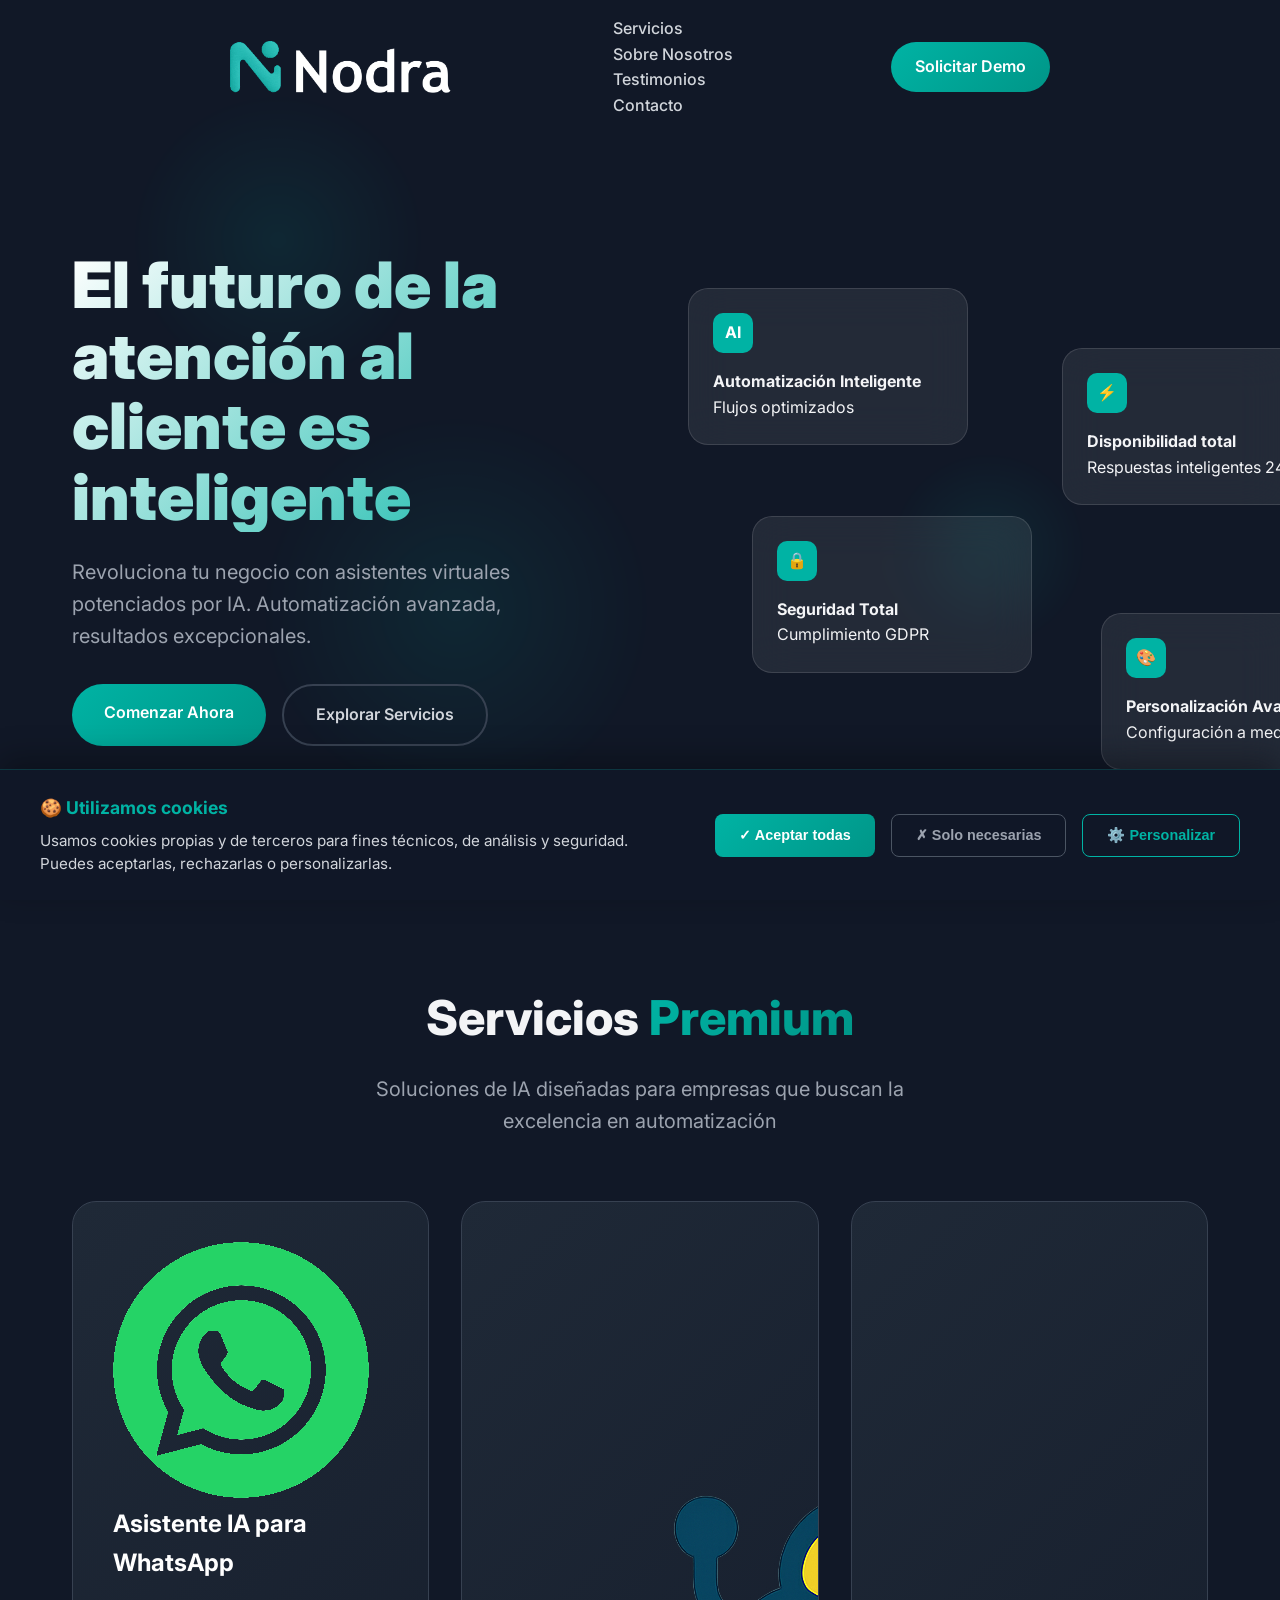
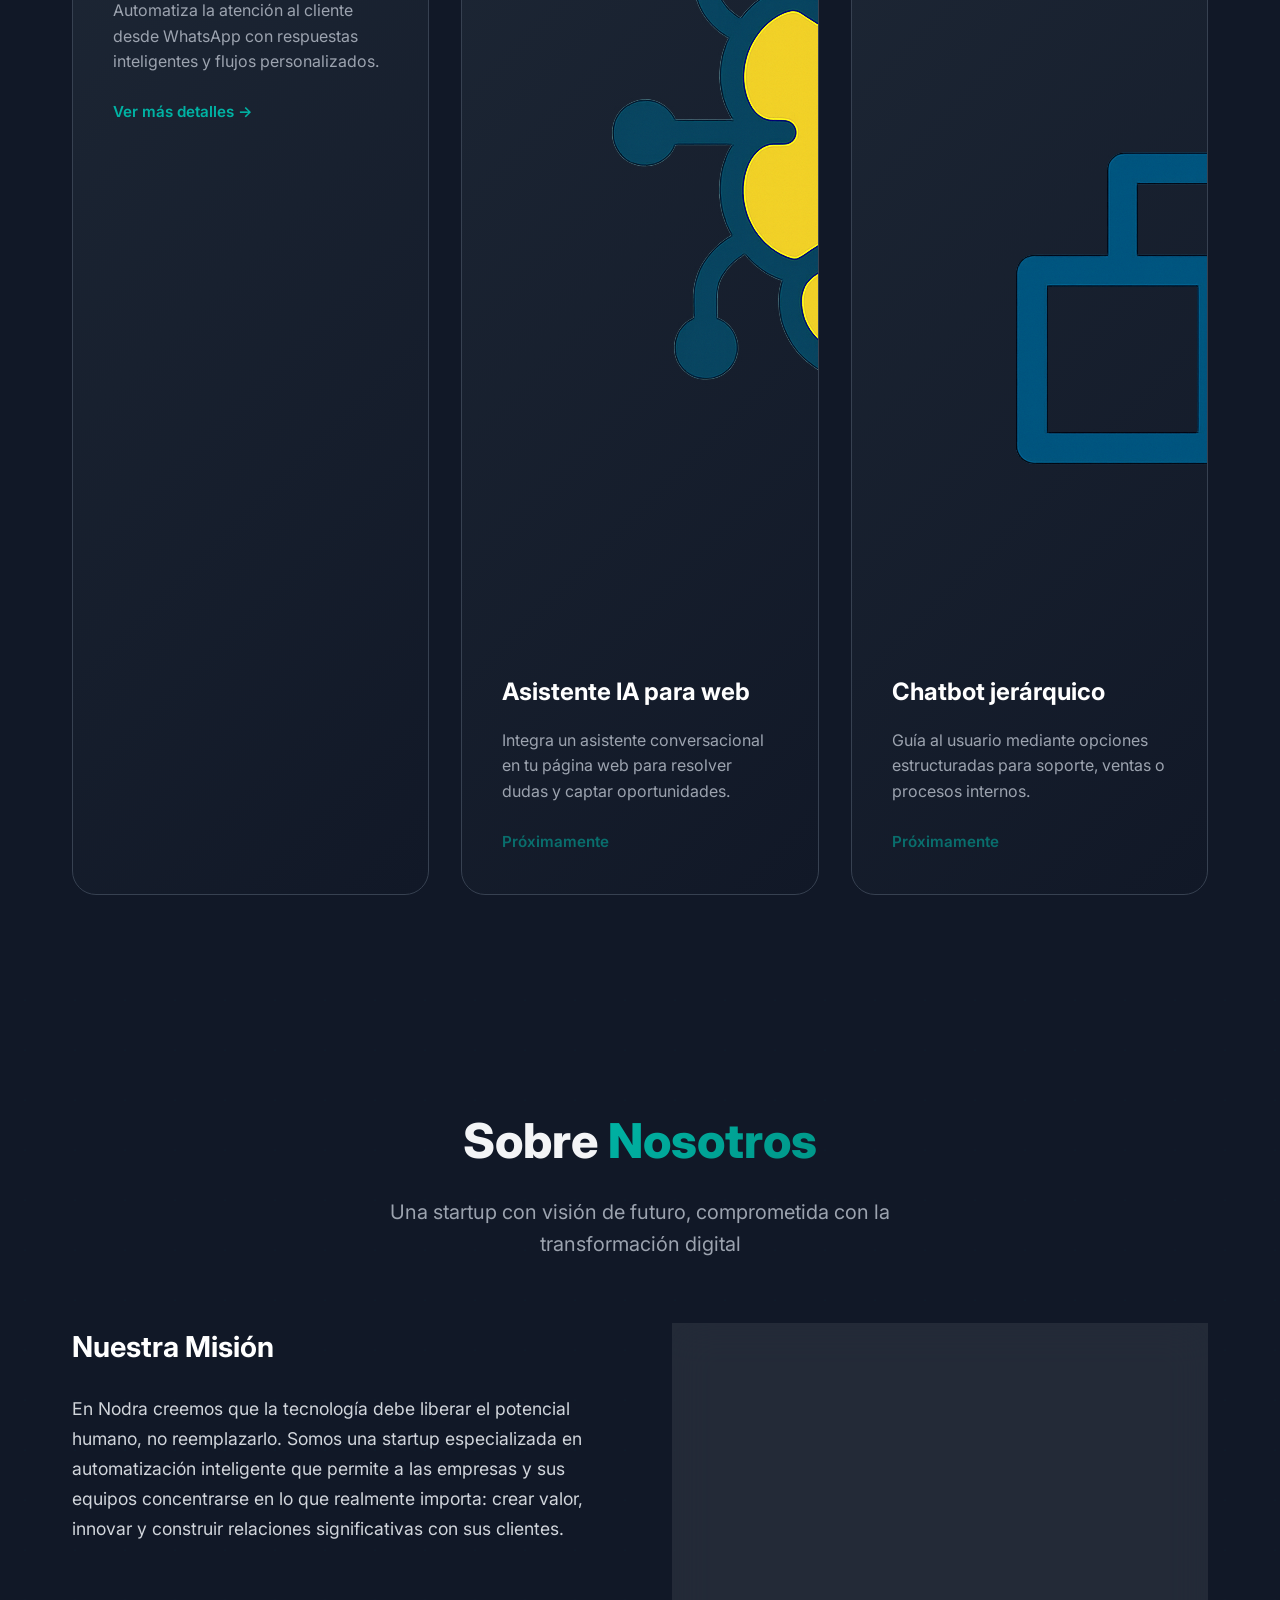
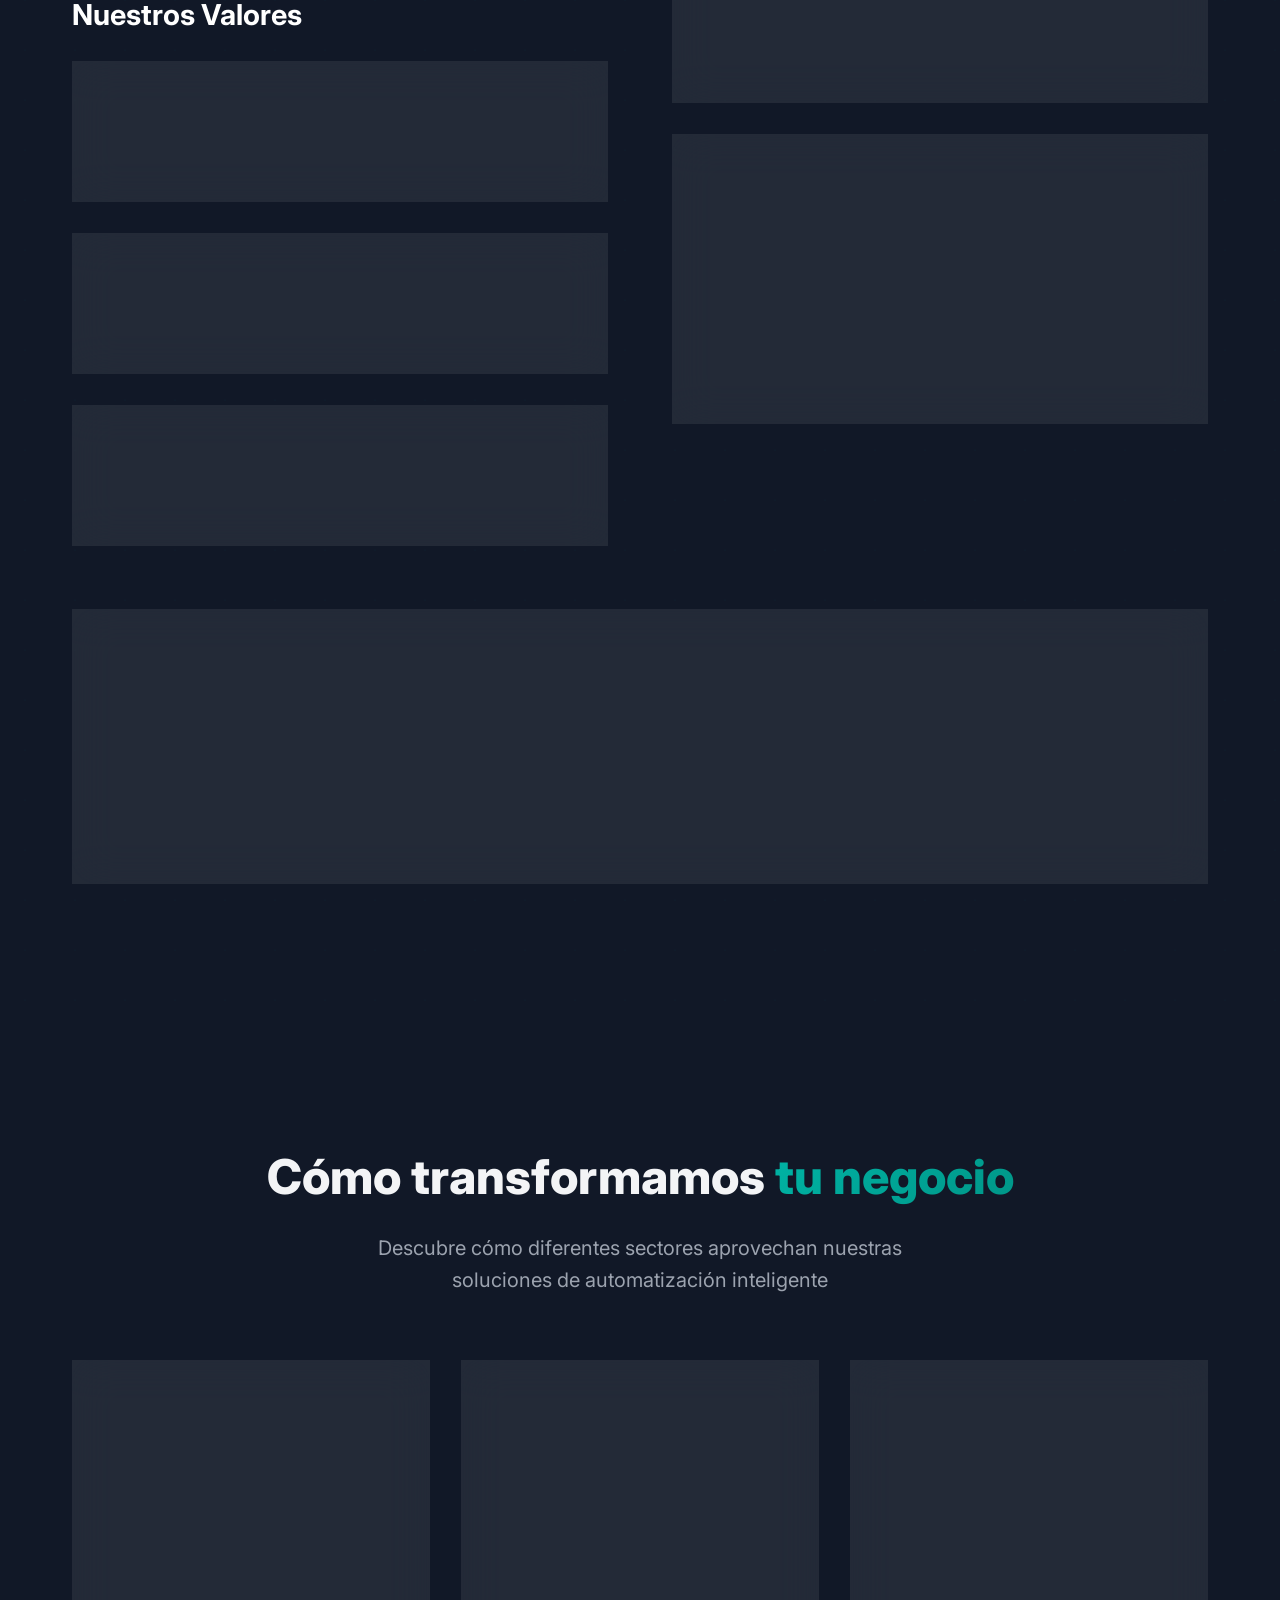
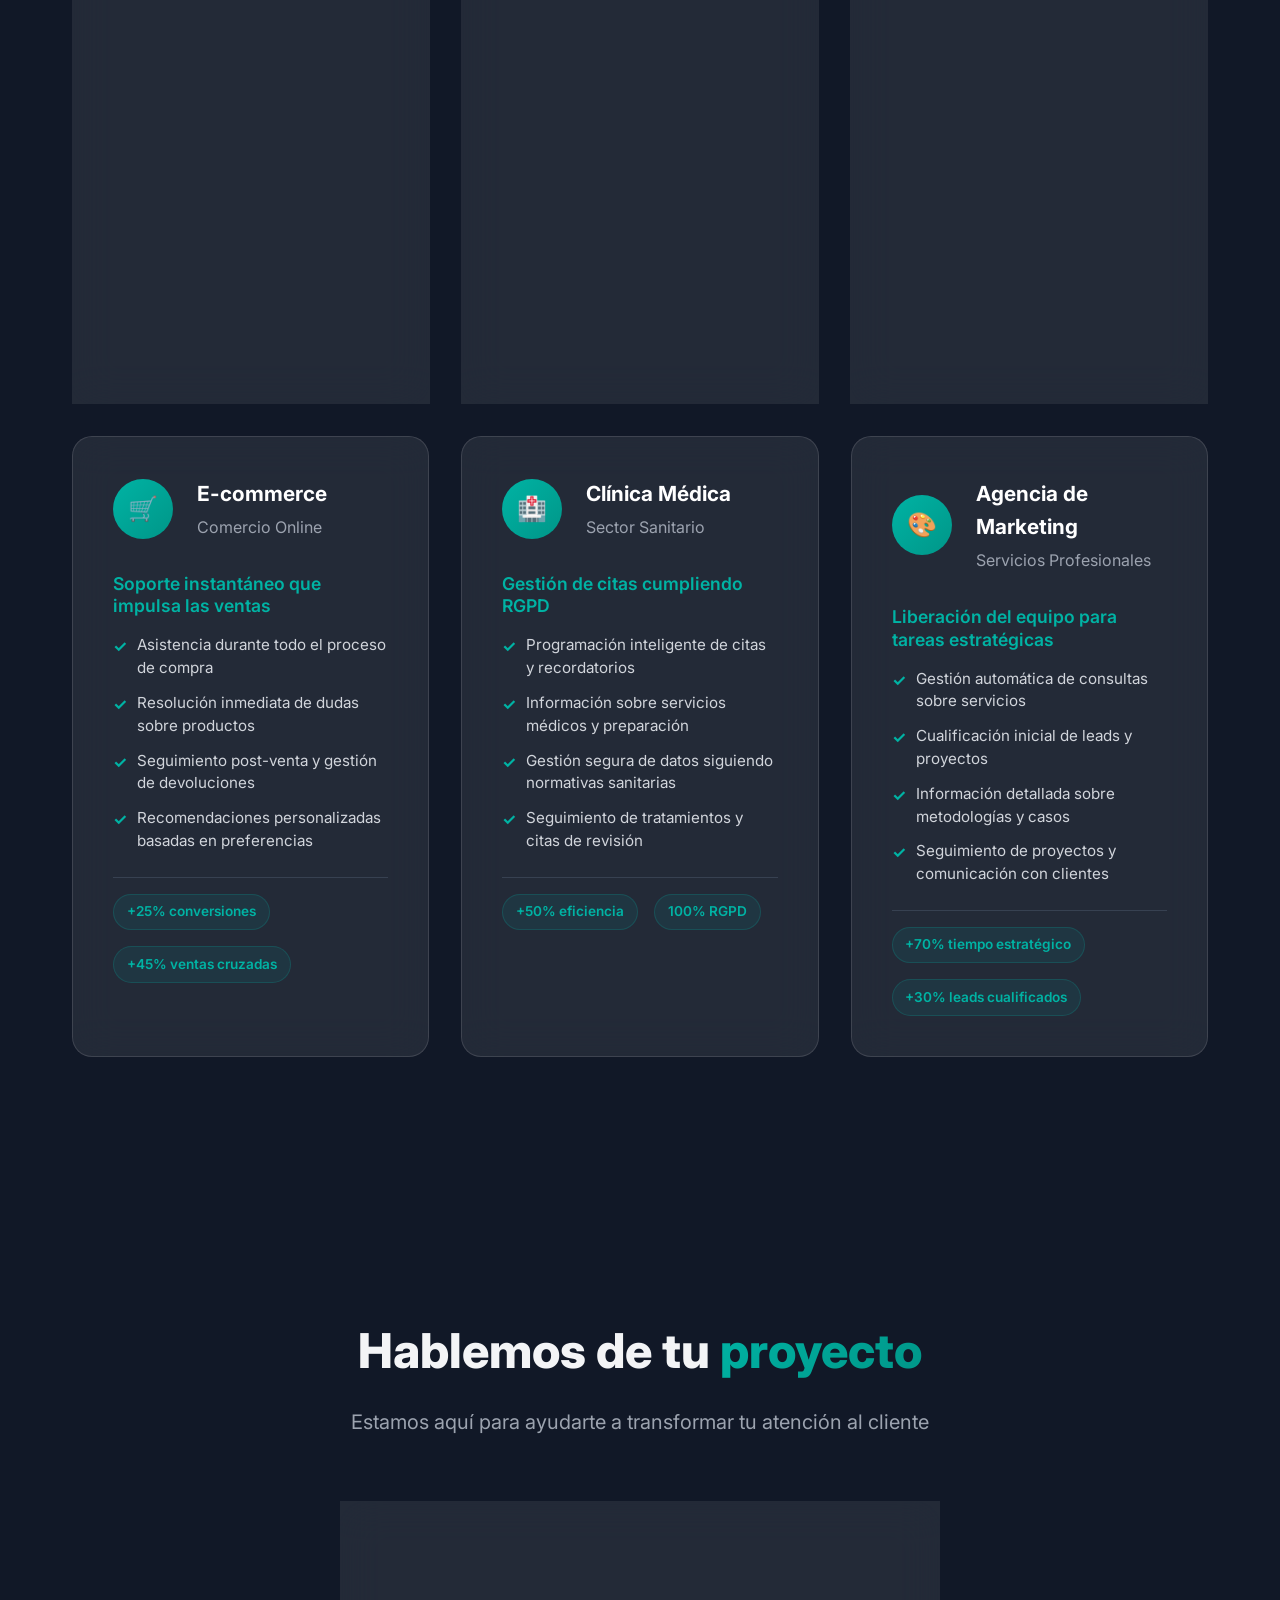
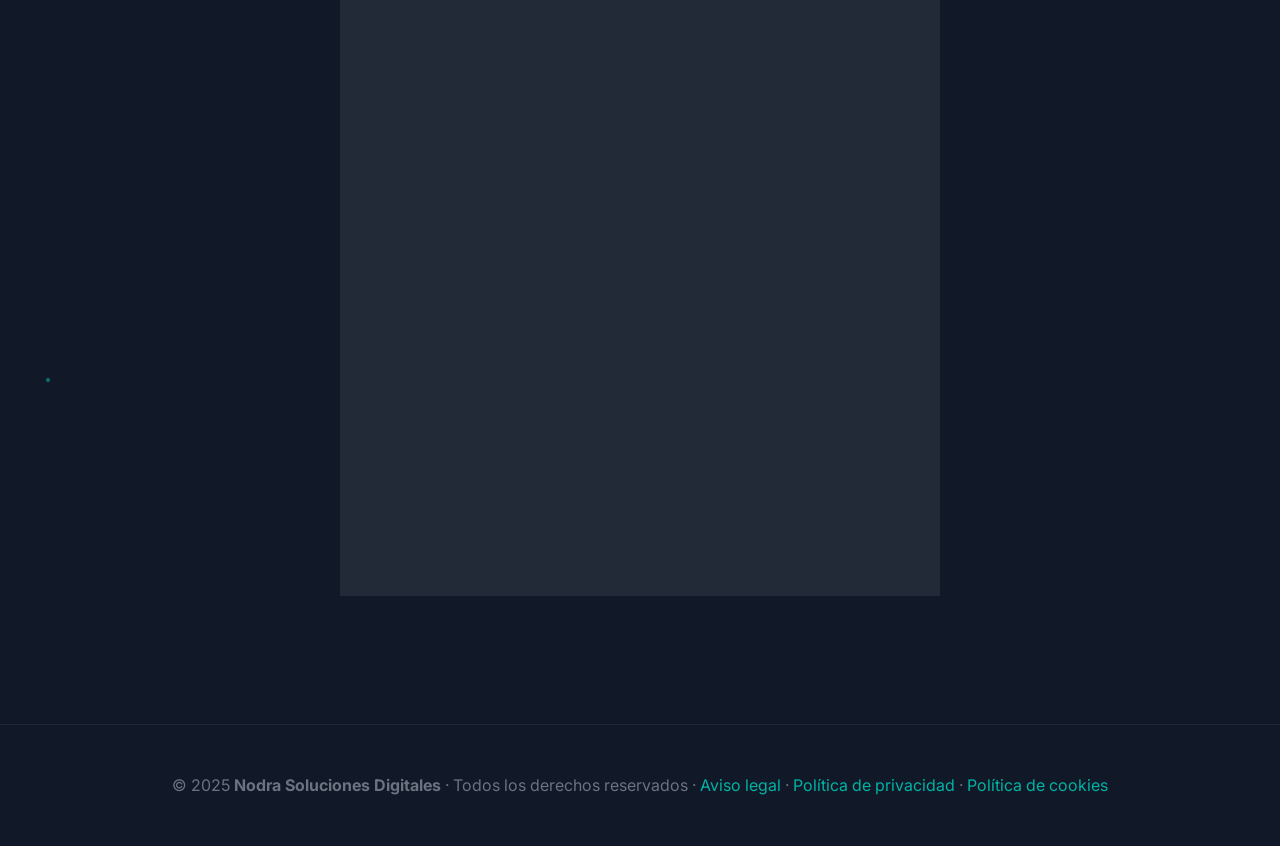
<file: index.html>
<!DOCTYPE html>
<html lang="es">
<head>
  <meta charset="UTF-8">
  <meta name="viewport" content="width=device-width, initial-scale=1.0">
  <title>Nodra Soluciones Digitales</title>
  <link rel="stylesheet" href="assets/css/styleindex.css">
  <link rel="stylesheet" href="assets/css/critical-mobile-fixes.css">
<meta name="viewport" content="width=device-width, initial-scale=1.0, maximum-scale=1.0, user-scalable=no, viewport-fit=cover">
  <link href="https://fonts.googleapis.com/css2?family=Inter:wght@300;400;500;600;700;800;900&display=swap" rel="stylesheet">
  <script
	  src="https://code.jquery.com/jquery-3.4.1.slim.min.js"
	  integrity="sha256-pasqAKBDmFT4eHoN2ndd6lN370kFiGUFyTiUHWhU7k8="
	  crossorigin="anonymous"></script>
 
	<!-- Cambia 6LcZu9QUAAAAACaj-WBiVIQUlr94vfCC8DUpIanS por tu clave de sitio web -->
  <script src="https://www.google.com/recaptcha/api.js?render=RECAPTCHA_SITE_KEY"></script>
</head>
<body>
  <!-- Animated Background -->
  <div class="animated-bg">
    <div class="bg-orb"></div>
    <div class="bg-orb"></div>
    <div class="bg-orb"></div>
  </div>

  <!-- Header -->
<header class="header" id="header">
  <div class="container">
    <div class="header-content">
      <!-- Espacio izquierdo para centrar logo -->
      <div class="header-left"></div>
      
      <!-- Logo centrado -->
      <a href="#" class="logo">
        <img src="assets/img/logonodrapngblanco.png" alt="Nodra Soluciones Digitales" style="height:40px; width:auto; display:block;">
      </a>
      
      <!-- Navegación Desktop -->
      <nav class="desktop-nav">
        <ul class="nav">
          <li><a href="#services">Servicios</a></li>
          <li><a href="#about">Sobre Nosotros</a></li>
          <li><a href="#testimonials">Testimonios</a></li>
          <li><a href="#contact">Contacto</a></li>
        </ul>
      </nav>
      
      <!-- Botón CTA Desktop -->
      <a href="#" class="cta-button desktop-cta" id="demo-btn">Solicitar Demo</a>
      
      <!-- Espacio derecho (hamburguesa se crea aquí dinámicamente) -->
      <div class="header-right"></div>
    </div>
  </div>
</header>

  <!-- Hero Section -->
  <section class="hero">
    <div class="container">
      <div class="hero-grid">
        <div class="hero-content fade-in">
          <h1>El futuro de la atención al cliente es inteligente</h1>
          <p>Revoluciona tu negocio con asistentes virtuales potenciados por IA. Automatización avanzada, resultados excepcionales.</p>
          <div class="hero-buttons">
            <a href="#" class="btn-primary" id="get-started">Comenzar Ahora</a>
            <a href="#services" class="btn-secondary">Explorar Servicios</a>
          </div>
        </div>
        <div class="hero-visual fade-in">
          <div class="floating-card">
            <div class="card-icon">AI</div>
            <h4>Automatización Inteligente</h4>
            <p>Flujos optimizados</p>
          </div>
          <div class="floating-card">
            <div class="card-icon">⚡</div>
            <h4>Disponibilidad total</h4>
            <p>Respuestas inteligentes 24/7</p>
          </div>
          <div class="floating-card">
            <div class="card-icon">🔒</div>
            <h4>Seguridad Total</h4>
            <p>Cumplimiento GDPR</p>
          </div>
          <div class="floating-card">
            <div class="card-icon">🎨</div>
            <h4>Personalización Avanzada</h4>
            <p>Configuración a medida</p>
          </div>
        </div>
      </div>
    </div>
  </section>

  <!-- Services Section -->
  <section class="services" id="services">
    <div class="container">
      <div class="section-header fade-in">
        <h2>Servicios <span class="gradient-text">Premium</span></h2>
        <p>Soluciones de IA diseñadas para empresas que buscan la excelencia en automatización</p>
      </div>
      <div class="services-grid">
        <div class="service-card available fade-in" onclick="window.location.href='asistente-whatsapp.html'">
          <div class="service-icon">
            <img src="assets/img/index/logowhatsapp.png" alt="Asistente IA para WhatsApp">
          </div>
          <h3>Asistente IA para WhatsApp</h3>
          <p>Automatiza la atención al cliente desde WhatsApp con respuestas inteligentes y flujos personalizados.</p>
          <a href="asistente-whatsapp.html" class="service-link">Ver más detalles →</a>
        </div>

        <div class="service-card fade-in">
          <div class="service-icon">
            <img src="assets/img/index/logoia.png" alt="Asistente IA para web">
          </div>
          <h3>Asistente IA para web</h3>
          <p>Integra un asistente conversacional en tu página web para resolver dudas y captar oportunidades.</p>
          <span class="service-link service-link-disabled">Próximamente</span>
        </div>

        <div class="service-card fade-in">
          <div class="service-icon">
            <img src="assets/img/index/logojerarquico.png" alt="Chatbot jerárquico">
          </div>
          <h3>Chatbot jerárquico</h3>
          <p>Guía al usuario mediante opciones estructuradas para soporte, ventas o procesos internos.</p>
          <span class="service-link service-link-disabled">Próximamente</span>
        </div>
      </div>
    </div>
  </section>

  <!-- About Section -->
  <section class="about" id="about">
    <div class="container">
      <div class="about-content fade-in">
        <div class="about-header">
          <h2>Sobre <span class="gradient-text">Nosotros</span></h2>
          <p class="about-subtitle">Una startup con visión de futuro, comprometida con la transformación digital</p>
        </div>
        
        <div class="about-grid">
          <div class="about-text">
            <div class="about-story fade-in">
              <h3>Nuestra Misión</h3>
              <p>En Nodra creemos que la tecnología debe liberar el potencial humano, no reemplazarlo. Somos una startup especializada en automatización inteligente que permite a las empresas y sus equipos concentrarse en lo que realmente importa: crear valor, innovar y construir relaciones significativas con sus clientes.</p>
            </div>
            
            <div class="about-values fade-in">
              <h3>Nuestros Valores</h3>
              <div class="values-list">
                <div class="value-item">
                  
                  <div class="value-content">
                    <h4>Innovación Constante</h4>
                    <p>Desarrollamos soluciones que van un paso adelante, anticipándonos a las necesidades del mercado.</p>
                  </div>
                </div>
                <div class="value-item">
                  <div class="value-content">
                    <h4>Colaboración Humana</h4>
                    <p>La tecnología potencia a las personas, no las sustituye. Creamos herramientas que amplifican las capacidades humanas.</p>
                  </div>
                </div>
                <div class="value-item">
                  <div class="value-content">
                    <h4>Excelencia Técnica</h4>
                    <p>Cada línea de código, cada algoritmo y cada interfaz están diseñados con los más altos estándares de calidad.</p>
                  </div>
                </div>
              </div>
            </div>
          </div>
          
          <div class="about-visual fade-in">
            <div class="stats-container">
              <div class="stat-item">
                <div class="stat-number">95%</div>
                <div class="stat-label">Reducción en tareas repetitivas</div>
              </div>
              <div class="stat-item">
                <div class="stat-number">24/7</div>
                <div class="stat-label">Disponibilidad de nuestros asistentes</div>
              </div>
              <div class="stat-item">
                <div class="stat-number">+500</div>
                <div class="stat-label">Horas de desarrollo ahorradas</div>
              </div>
              <div class="stat-item">
                <div class="stat-number">100%</div>
                <div class="stat-label">Cumplimiento GDPR</div>
              </div>
            </div>
            
            <div class="vision-card">
              <h4>Nuestra Visión</h4>
              <p>"Ser el partner tecnológico que libere el talento humano para tareas de mayor valor añadido, transformando la manera en que las empresas interactúan con sus clientes a través de la automatización inteligente."</p>
            </div>
          </div>
        </div>
        
        <div class="about-cta fade-in">
          <h3>¿Listo para automatizar y liberar tu potencial?</h3>
          <p>Descubre cómo nuestras soluciones pueden transformar tu negocio y permitir que tu equipo se enfoque en lo verdaderamente estratégico.</p>
          <a href="#contact" class="btn-primary">Hablemos de tu proyecto</a>
        </div>
      </div>
    </div>
  </section>

  <!-- Testimonials Section -->
  <section class="use-cases" id="testimonials">
  <div class="container">
    <div class="section-header fade-in">
      <h2>Cómo transformamos <span class="gradient-text">tu negocio</span></h2>
      <p>Descubre cómo diferentes sectores aprovechan nuestras soluciones de automatización inteligente</p>
    </div>
    
    <div class="use-cases-grid">
      
      <div class="use-case-card fade-in">
        <div class="use-case-header">
          <div class="use-case-icon">📚</div>
          <div class="use-case-info">
            <h4>Centro de Estudios / Instituto</h4>
            <div class="use-case-role">Sector Educativo</div>
          </div>
        </div>
        <div class="use-case-content">
          <h5>Automatización inteligente del proceso de matriculación</h5>
          <ul class="benefit-list">
            <li>Resolución instantánea de dudas sobre cursos, horarios y requisitos</li>
            <li>Captación de leads educativos 24/7 sin perder oportunidades</li>
            <li>Liberación del equipo administrativo para tareas de mayor valor</li>
            <li>Seguimiento personalizado de cada proceso de inscripción</li>
          </ul>
        </div>
        <div class="impact-metrics">
          <span class="metric">+60% captación de leads</span>
          <span class="metric">-80% consultas repetitivas</span>
        </div>
      </div>

      <div class="use-case-card fade-in">
        <div class="use-case-header">
          <div class="use-case-icon">🐕</div>
          <div class="use-case-info">
            <h4>Centro Veterinario</h4>
            <div class="use-case-role">Sector Salud Animal</div>
          </div>
        </div>
        <div class="use-case-content">
          <h5>Gestión automática de citas y atención 24/7</h5>
          <ul class="benefit-list">
            <li>Gestión inteligente de citas y recordatorios de vacunación</li>
            <li>Atención inmediata para consultas sobre síntomas básicos</li>
            <li>Información instantánea sobre servicios, precios y horarios</li>
            <li>Seguimiento post-consulta y cuidados en casa</li>
          </ul>
        </div>
        <div class="impact-metrics">
          <span class="metric">+40% citas gestionadas</span>
          <span class="metric">24/7 disponibilidad</span>
        </div>
      </div>

      <div class="use-case-card fade-in">
        <div class="use-case-header">
          <div class="use-case-icon">🏨</div>
          <div class="use-case-info">
            <h4>Hotel Boutique</h4>
            <div class="use-case-role">Sector Hotelero</div>
          </div>
        </div>
        <div class="use-case-content">
          <h5>Automatización de reservas y experiencia de huésped</h5>
          <ul class="benefit-list">
            <li>Gestión inteligente de reservas y disponibilidad</li>
            <li>Atención personalizada antes, durante y después de la estancia</li>
            <li>Información instantánea sobre servicios y actividades locales</li>
            <li>Resolución rápida de incidencias y solicitudes especiales</li>
          </ul>
        </div>
        <div class="impact-metrics">
          <span class="metric">+35% satisfacción</span>
          <span class="metric">-50% tiempo gestión</span>
        </div>
      </div>

      <div class="use-case-card fade-in">
        <div class="use-case-header">
          <div class="use-case-icon">🛒</div>
          <div class="use-case-info">
            <h4>E-commerce</h4>
            <div class="use-case-role">Comercio Online</div>
          </div>
        </div>
        <div class="use-case-content">
          <h5>Soporte instantáneo que impulsa las ventas</h5>
          <ul class="benefit-list">
            <li>Asistencia durante todo el proceso de compra</li>
            <li>Resolución inmediata de dudas sobre productos</li>
            <li>Seguimiento post-venta y gestión de devoluciones</li>
            <li>Recomendaciones personalizadas basadas en preferencias</li>
          </ul>
        </div>
        <div class="impact-metrics">
          <span class="metric">+25% conversiones</span>
          <span class="metric">+45% ventas cruzadas</span>
        </div>
      </div>

      <div class="use-case-card fade-in">
        <div class="use-case-header">
          <div class="use-case-icon">🏥</div>
          <div class="use-case-info">
            <h4>Clínica Médica</h4>
            <div class="use-case-role">Sector Sanitario</div>
          </div>
        </div>
        <div class="use-case-content">
          <h5>Gestión de citas cumpliendo RGPD</h5>
          <ul class="benefit-list">
            <li>Programación inteligente de citas y recordatorios</li>
            <li>Información sobre servicios médicos y preparación</li>
            <li>Gestión segura de datos siguiendo normativas sanitarias</li>
            <li>Seguimiento de tratamientos y citas de revisión</li>
          </ul>
        </div>
        <div class="impact-metrics">
          <span class="metric">+50% eficiencia</span>
          <span class="metric">100% RGPD</span>
        </div>
      </div>

      <div class="use-case-card fade-in">
        <div class="use-case-header">
          <div class="use-case-icon">🎨</div>
          <div class="use-case-info">
            <h4>Agencia de Marketing</h4>
            <div class="use-case-role">Servicios Profesionales</div>
          </div>
        </div>
        <div class="use-case-content">
          <h5>Liberación del equipo para tareas estratégicas</h5>
          <ul class="benefit-list">
            <li>Gestión automática de consultas sobre servicios</li>
            <li>Cualificación inicial de leads y proyectos</li>
            <li>Información detallada sobre metodologías y casos</li>
            <li>Seguimiento de proyectos y comunicación con clientes</li>
          </ul>
        </div>
        <div class="impact-metrics">
          <span class="metric">+70% tiempo estratégico</span>
          <span class="metric">+30% leads cualificados</span>
        </div>
      </div>

    </div>
  </div>
</section>
  <!-- Contact Section -->
<section class="contact" id="contact">
  <div class="container">
    <div class="section-header fade-in">
      <h2>Hablemos de tu <span class="gradient-text">proyecto</span></h2>
      <p>Estamos aquí para ayudarte a transformar tu atención al cliente</p>
    </div>

    <form class="contact-form fade-in" 
          id="contact-form" 
          action="backend/mail/enviar_contacto.php" 
          method="POST" 
          data-recaptcha="contacto">

      <div class="form-group">
        <label for="name">Nombre completo</label>
        <input type="text" id="name" name="nombre" required>
      </div>

      <div class="form-group">
        <label for="email">Correo electrónico</label>
        <input type="email" id="email" name="email" required>
      </div>

      <div class="form-group">
        <label for="company">Empresa</label>
        <input type="text" id="company" name="empresa">
      </div>

      <div class="form-group">
        <label for="message">¿En qué podemos ayudarte?</label>
        <textarea id="message" name="mensaje" required></textarea>
      </div>

      <button type="submit" class="submit-button">Enviar mensaje</button>
    </form>
  </div>
</section>



  <!-- Footer -->
  <footer class="footer">
    <div class="container">
      <p>© 2025 <strong>Nodra Soluciones Digitales</strong> · Todos los derechos reservados · 
        <a href="avisolegal.html" style="color: var(--primary-500); text-decoration: none;">Aviso legal</a> · 
        <a href="politicaprivacidad.html" style="color: var(--primary-500); text-decoration: none;">Política de privacidad</a> · 
        <a href="politicacookies.html" style="color: var(--primary-500); text-decoration: none;">Política de cookies</a>
      </p>
    </div>
  </footer>

<!-- Demo Modal -->
<div class="modal" id="demo-modal">
  <div class="modal-content">
    <button class="modal-close" id="modal-close">&times;</button>
    <h2 style="color: white; margin-bottom: 2rem;">Solicita tu demo personalizada</h2>
    
    <form class="demo-form fade-in" 
          id="demo-form" 
          action="backend/mail/enviar_contacto.php" 
          method="POST" 
          data-recaptcha="demo">

      <div class="form-group">
        <label for="demo-name">Nombre completo</label>
        <input type="text" id="demo-name" name="nombre" required>
      </div>

      <div class="form-group">
        <label for="demo-email">Correo electrónico</label>
        <input type="email" id="demo-email" name="email" required>
      </div>

      <div class="form-group">
        <label for="demo-company">Empresa</label>
        <input type="text" id="demo-company" name="empresa">
      </div>

      <div class="form-group">
        <label for="demo-sector">Sector</label>
        <input type="text" id="demo-sector" name="sector">
      </div>

      <div class="form-group">
        <label for="demo-message">¿Qué necesitas automatizar?</label>
        <textarea id="demo-message" name="mensaje" required></textarea>
      </div>

      <button type="submit" class="submit-button">Solicitar demo</button>
    </form>
  </div>
</div>

  <script src="assets/js/index.js"></script>
  <script src="assets/js/form-handler.js"></script>
  <script src="assets/js/cookie-manager.js"></script>
  <script src="assets/js/mobile-menu.js"></script>
<script src="assets/js/mobile-utils.js"></script>
<script src="assets/js/scroll-fix.js"></script>
<script defer>
  document.addEventListener('DOMContentLoaded', () => {
    // Para index, no hace falta config extra
    window.initFooterUIHideables();
  });
</script>
</body>
</html>
</file>
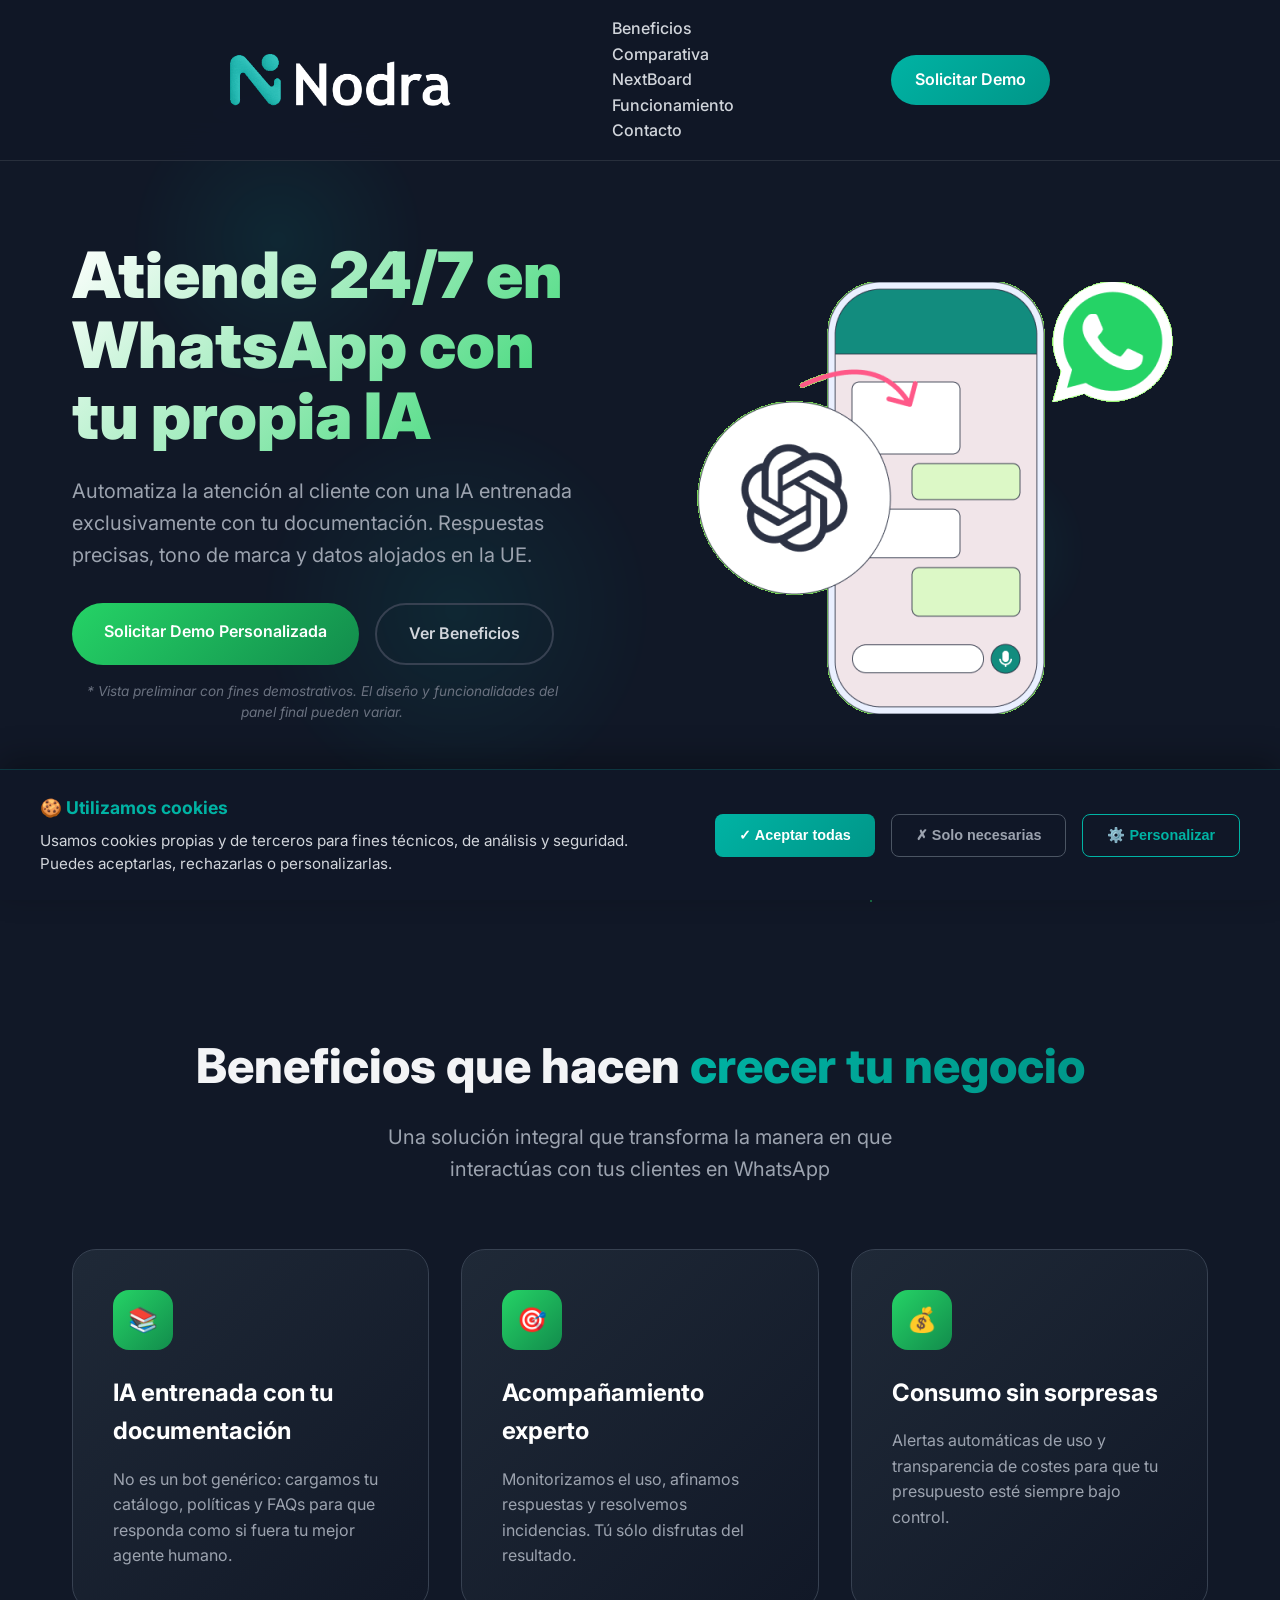
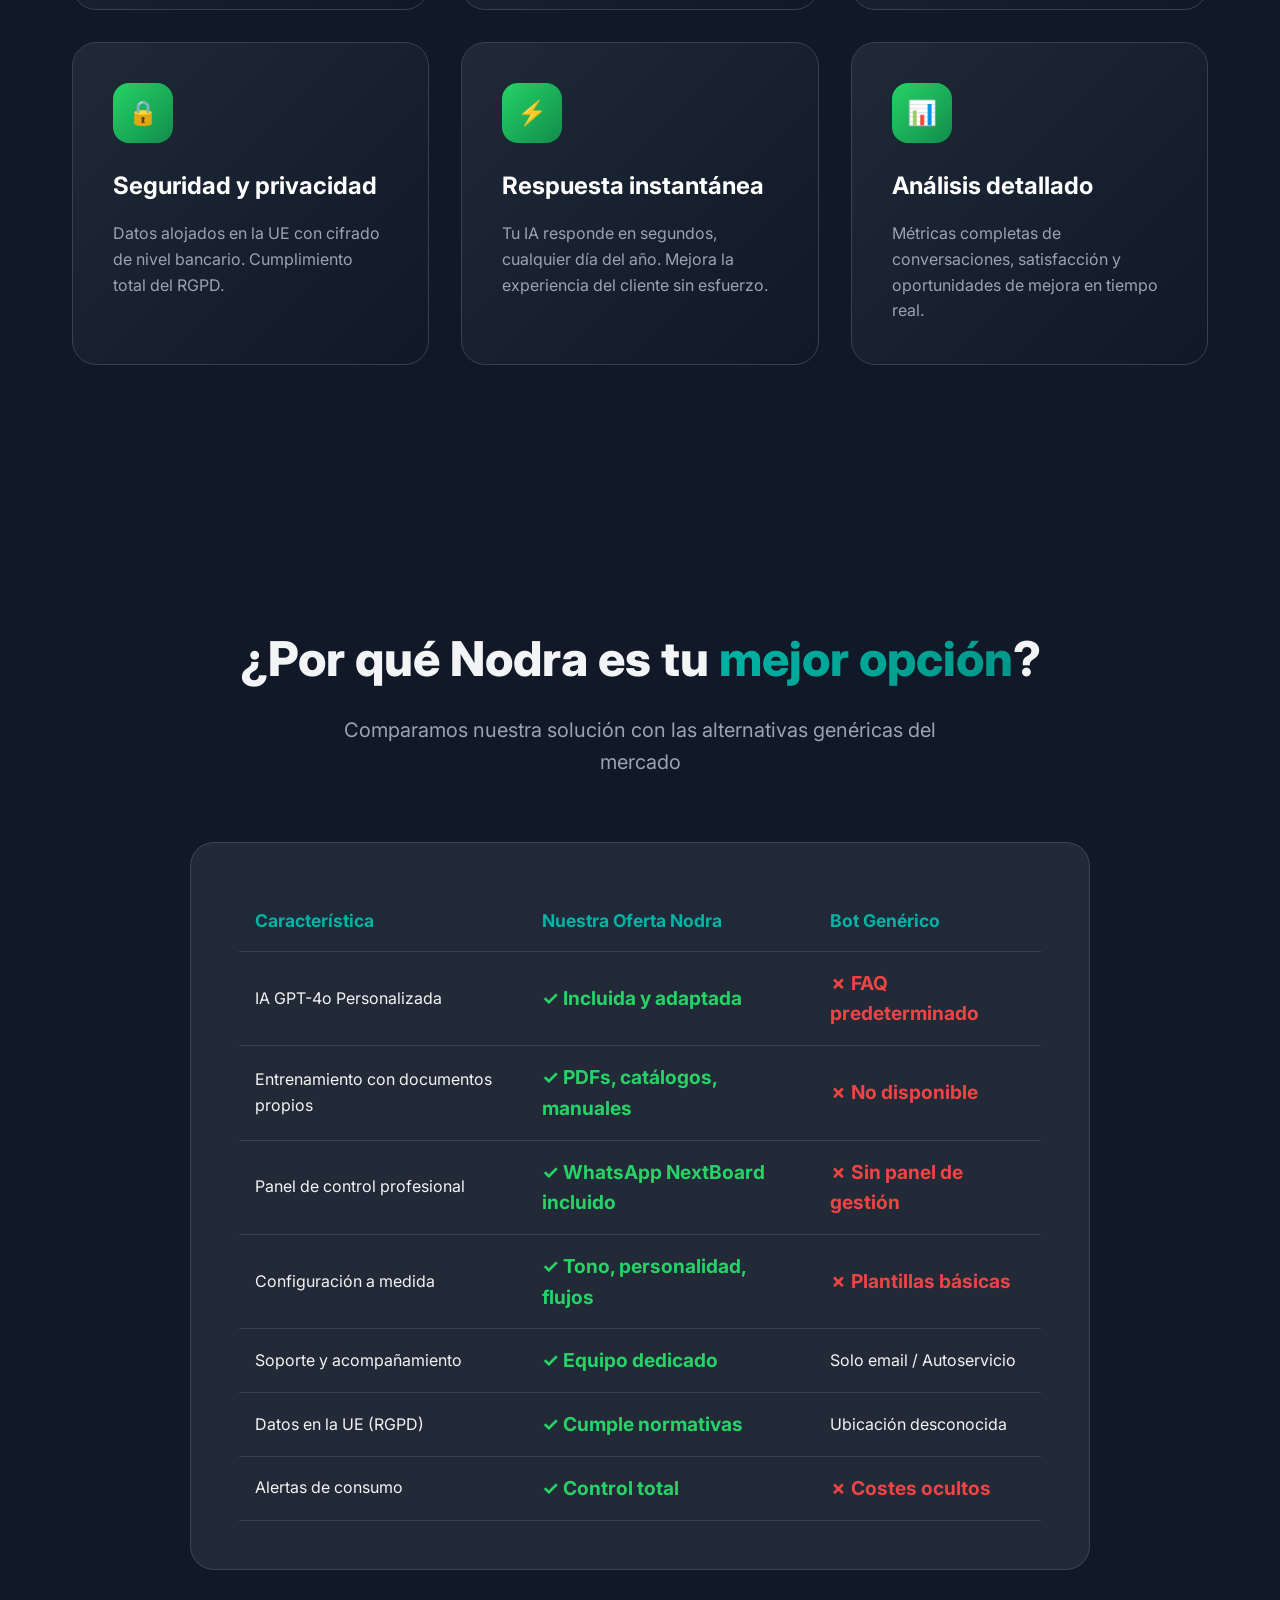
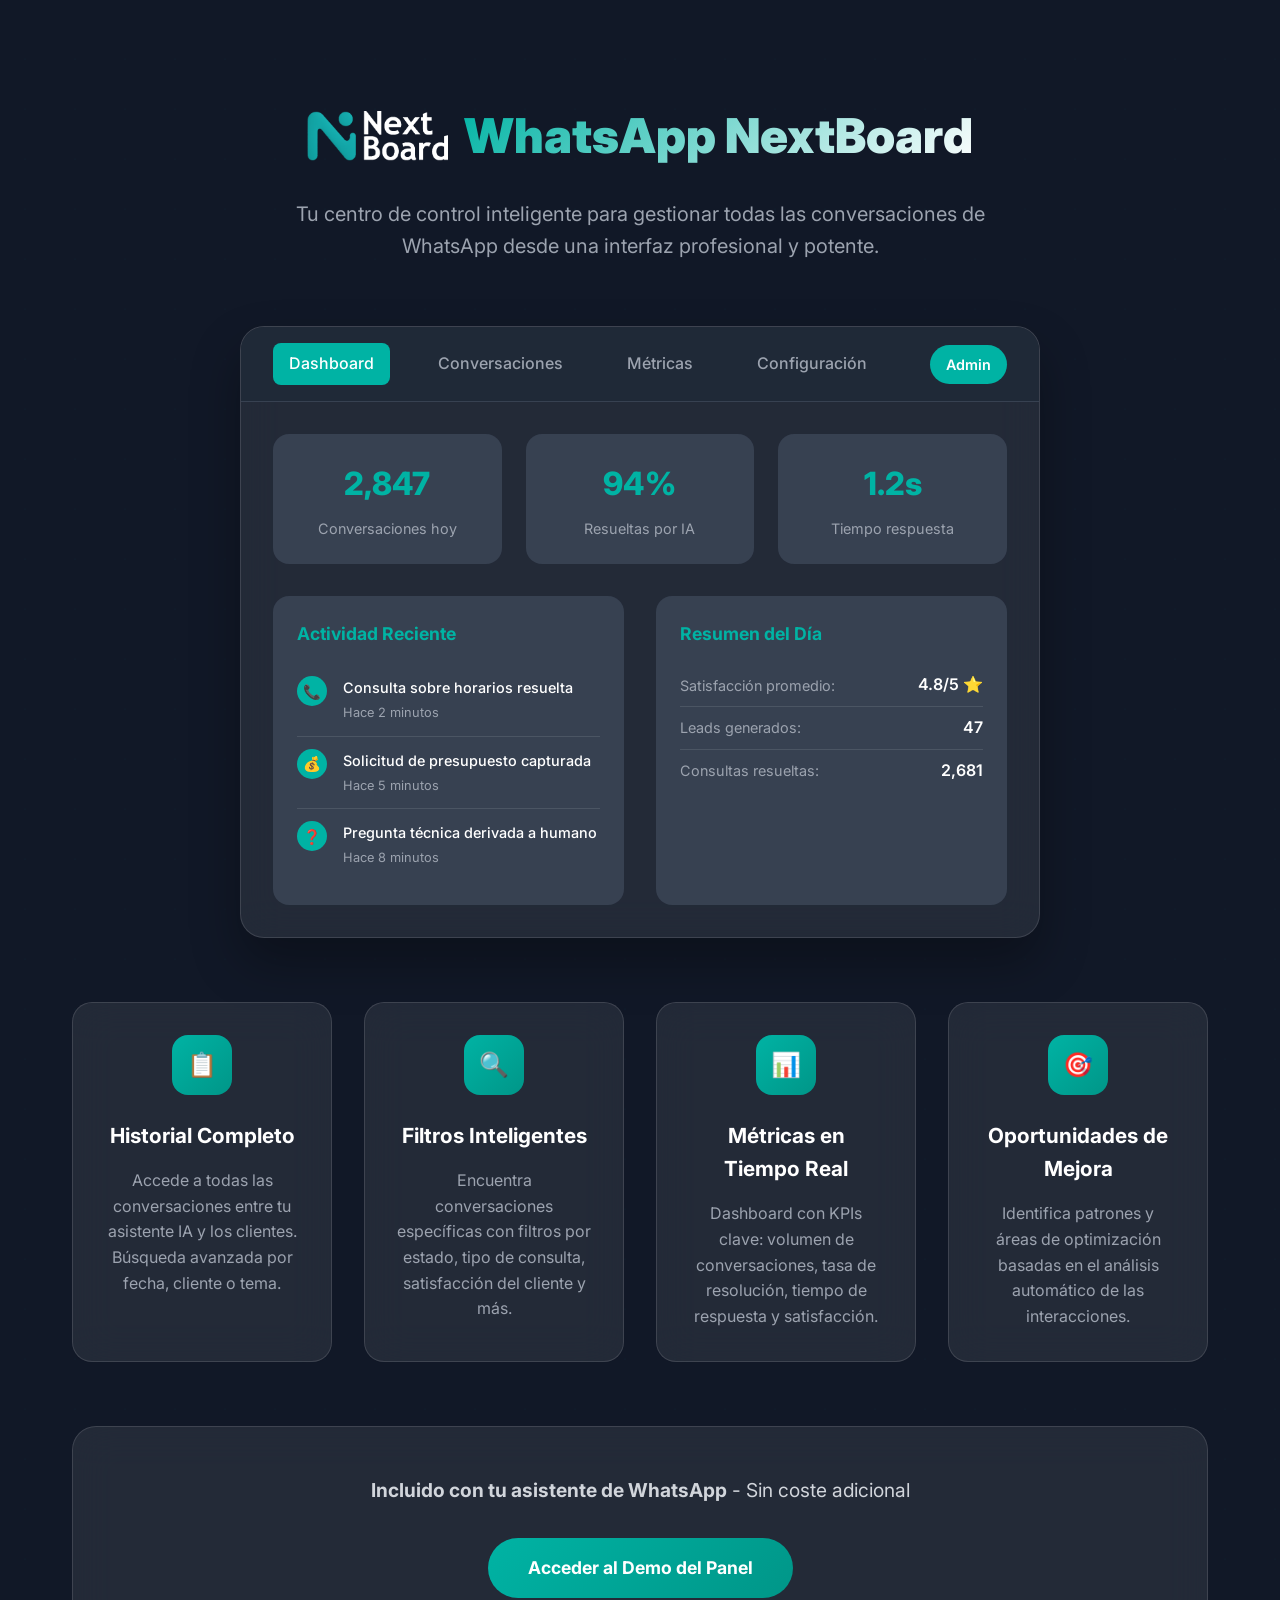
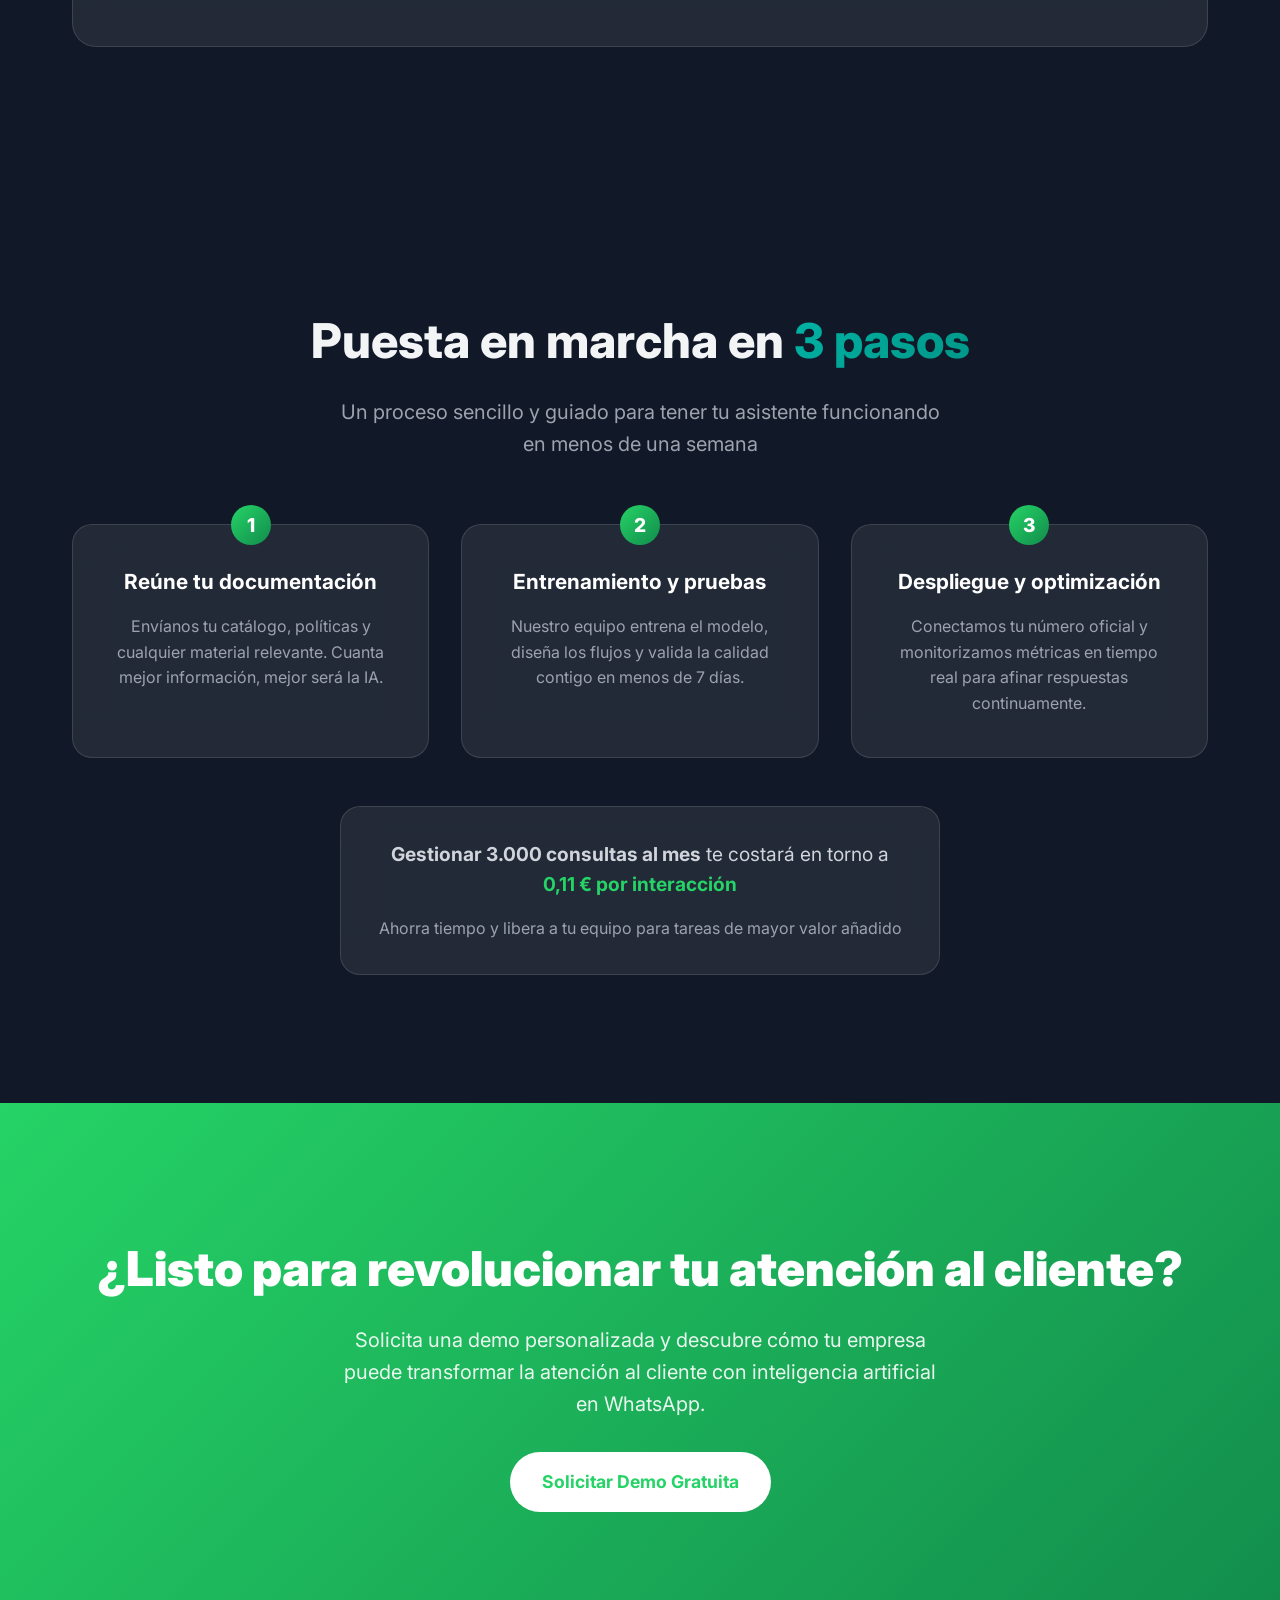
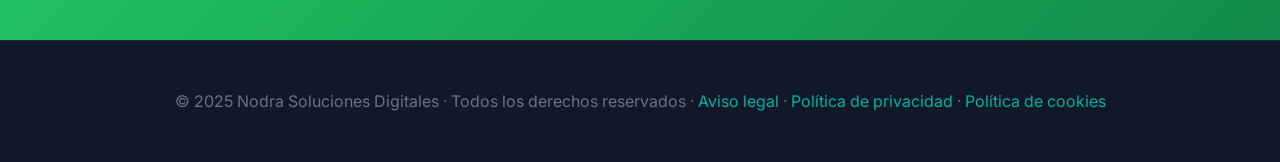
<file: asistente-whatsapp.html>
<!DOCTYPE html>
<html lang="es">
<head>
  <meta charset="UTF-8">
  <meta name="viewport" content="width=device-width, initial-scale=1.0, maximum-scale=1.0, user-scalable=no, viewport-fit=cover">
  <title>Asistente IA para WhatsApp | Nodra Soluciones Digitales</title>
  <link rel="stylesheet" href="assets/css/stylewhats.css">
  <link rel="stylesheet" href="assets/css/critical-mobile-fixes.css">
  <link rel="stylesheet" href="assets/css/whatsapp-spacing-override.css">
  <link href="https://fonts.googleapis.com/css2?family=Inter:wght@300;400;500;600;700;800;900&display=swap" rel="stylesheet">
  <script
    src="https://code.jquery.com/jquery-3.4.1.slim.min.js"
    integrity="sha256-pasqAKBDmFT4eHoN2ndd6lN370kFiGUFyTiUHWhU7k8="
    crossorigin="anonymous"></script>
  <script src="https://www.google.com/recaptcha/api.js?render=6LfDspwrAAAAAHfKWZk-KMfPCzcP7BAUq8s1_Vm2"></script>
</head>
<body>
  <div class="page-wrapper">
    <!-- Animated Background -->
    <div class="animated-bg">
      <div class="bg-orb"></div>
      <div class="bg-orb"></div>
      <div class="bg-orb"></div>
    </div>

    <!-- Header con estructura idéntica a index.html -->
    <header class="header" id="header">
      <div class="container">
        <div class="header-content">
          <!-- Espacio izquierdo para centrar logo -->
          <div class="header-left"></div>
          
          <!-- Logo centrado -->
          <a href="index.html" class="logo">
            <img src="assets/img/logonodrapngblanco.png" alt="Nodra Soluciones Digitales" style="height:40px; width:auto; display:block;">
          </a>
          
          <!-- Navegación Desktop -->
          <nav class="desktop-nav">
            <ul class="nav">
              <li><a href="#features">Beneficios</a></li>
              <li><a href="#comparison">Comparativa</a></li>
              <li><a href="#nextboard">NextBoard</a></li>
              <li><a href="#steps">Funcionamiento</a></li>
              <li><a href="#contact">Contacto</a></li>
            </ul>
          </nav>
          
          <!-- Botón CTA Desktop -->
          <a href="#" class="cta-button desktop-cta" id="demo-btn">Solicitar Demo</a>
          
          <!-- Espacio derecho (hamburguesa se crea aquí dinámicamente) -->
          <div class="header-right"></div>
        </div>
      </div>
    </header>

    <!-- Hero Section -->
    <section class="hero">
      <div class="container">
        <div class="hero-grid">
          <div class="hero-content fade-in">
            <h1>Atiende 24/7 en WhatsApp con tu propia IA</h1>
            <p>Automatiza la atención al cliente con una IA entrenada exclusivamente con tu documentación. Respuestas precisas, tono de marca y datos alojados en la UE.</p>
            <div class="hero-buttons">
              <a href="#contact" class="btn-primary" id="get-started">Solicitar Demo Personalizada</a>
              <a href="#features" class="btn-secondary">Ver Beneficios</a>
            </div>
            <div class="dashboard-disclaimer">
              <p>* Vista preliminar con fines demostrativos. El diseño y funcionalidades del panel final pueden variar.</p>
            </div>
          </div>
          <div class="hero-visual fade-in">
            <img src="assets/img/chatwhatsopenia.png" alt="Vista previa chat IA WhatsApp" class="whatsapp-preview">
          </div>
        </div>
      </div>
    </section>

    <!-- Features Section -->
    <section class="features" id="features">
      <div class="container">
        <div class="section-header fade-in">
          <h2>Beneficios que hacen <span class="gradient-text">crecer tu negocio</span></h2>
          <p>Una solución integral que transforma la manera en que interactúas con tus clientes en WhatsApp</p>
        </div>
        <div class="features-grid">
          <div class="feature-card fade-in">
            <div class="feature-icon">📚</div>
            <h3>IA entrenada con tu documentación</h3>
            <p>No es un bot genérico: cargamos tu catálogo, políticas y FAQs para que responda como si fuera tu mejor agente humano.</p>
          </div>
          <div class="feature-card fade-in">
            <div class="feature-icon">🎯</div>
            <h3>Acompañamiento experto</h3>
            <p>Monitorizamos el uso, afinamos respuestas y resolvemos incidencias. Tú sólo disfrutas del resultado.</p>
          </div>
          <div class="feature-card fade-in">
            <div class="feature-icon">💰</div>
            <h3>Consumo sin sorpresas</h3>
            <p>Alertas automáticas de uso y transparencia de costes para que tu presupuesto esté siempre bajo control.</p>
          </div>
          <div class="feature-card fade-in">
            <div class="feature-icon">🔒</div>
            <h3>Seguridad y privacidad</h3>
            <p>Datos alojados en la UE con cifrado de nivel bancario. Cumplimiento total del RGPD.</p>
          </div>
          <div class="feature-card fade-in">
            <div class="feature-icon">⚡</div>
            <h3>Respuesta instantánea</h3>
            <p>Tu IA responde en segundos, cualquier día del año. Mejora la experiencia del cliente sin esfuerzo.</p>
          </div>
          <div class="feature-card fade-in">
            <div class="feature-icon">📊</div>
            <h3>Análisis detallado</h3>
            <p>Métricas completas de conversaciones, satisfacción y oportunidades de mejora en tiempo real.</p>
          </div>
        </div>
      </div>
    </section>

    <!-- Comparison Section -->
    <section class="comparison" id="comparison">
      <div class="container">
        <div class="section-header fade-in">
          <h2>¿Por qué Nodra es tu <span class="gradient-text">mejor opción</span>?</h2>
          <p>Comparamos nuestra solución con las alternativas genéricas del mercado</p>
        </div>
        <div class="comparison-table fade-in">
          <table>
            <thead>
              <tr>
                <th>Característica</th>
                <th>Nuestra Oferta Nodra</th>
                <th>Bot Genérico</th>
              </tr>
            </thead>
            <tbody>
              <tr>
                <td>IA GPT-4o Personalizada</td>
                <td><span class="check">✓ Incluida y adaptada</span></td>
                <td><span class="cross">✗ FAQ predeterminado</span></td>
              </tr>
              <tr>
                <td>Entrenamiento con documentos propios</td>
                <td><span class="check">✓ PDFs, catálogos, manuales</span></td>
                <td><span class="cross">✗ No disponible</span></td>
              </tr>
              <tr>
                <td>Panel de control profesional</td>
                <td><span class="check">✓ WhatsApp NextBoard incluido</span></td>
                <td><span class="cross">✗ Sin panel de gestión</span></td>
              </tr>
              <tr>
                <td>Configuración a medida</td>
                <td><span class="check">✓ Tono, personalidad, flujos</span></td>
                <td><span class="cross">✗ Plantillas básicas</span></td>
              </tr>
              <tr>
                <td>Soporte y acompañamiento</td>
                <td><span class="check">✓ Equipo dedicado</span></td>
                <td>Solo email / Autoservicio</td>
              </tr>
              <tr>
                <td>Datos en la UE (RGPD)</td>
                <td><span class="check">✓ Cumple normativas</span></td>
                <td>Ubicación desconocida</td>
              </tr>
              <tr>
                <td>Alertas de consumo</td>
                <td><span class="check">✓ Control total</span></td>
                <td><span class="cross">✗ Costes ocultos</span></td>
              </tr>
            </tbody>
          </table>
        </div>
      </div>
    </section>

    <!-- WhatsApp NextBoard Section -->
    <section class="nextboard-whatsapp" id="nextboard">
      <div class="container">
        <div class="nextboard-content fade-in">
          <div class="nextboard-header">
            <div class="nextboard-logo-container">
              <img src="assets/img/nodranextboardblanco.png" alt="Nodra NextBoard" class="nextboard-logo-img">
              <h2 class="nextboard-title">WhatsApp NextBoard</h2>
            </div>
            <p class="nextboard-subtitle">Tu centro de control inteligente para gestionar todas las conversaciones de WhatsApp desde una interfaz profesional y potente.</p>
          </div>
          
          <div class="nextboard-preview fade-in">
            <div class="dashboard-mockup">
              <div class="dashboard-header">
                <div class="dashboard-nav">
                  <div class="nav-item active" data-section="dashboard">Dashboard</div>
                  <div class="nav-item" data-section="conversations">Conversaciones</div>
                  <div class="nav-item" data-section="metrics">Métricas</div>
                  <div class="nav-item" data-section="settings">Configuración</div>
                </div>
                <div class="user-profile">Admin</div>
              </div>
              <div class="dashboard-content">
                <!-- DASHBOARD SECTION -->
                <div class="dashboard-section" id="dashboard-section">
                  <div class="stats-row">
                    <div class="stat-card">
                      <div class="stat-number">2,847</div>
                      <div class="stat-label">Conversaciones hoy</div>
                    </div>
                    <div class="stat-card">
                      <div class="stat-number">94%</div>
                      <div class="stat-label">Resueltas por IA</div>
                    </div>
                    <div class="stat-card">
                      <div class="stat-number">1.2s</div>
                      <div class="stat-label">Tiempo respuesta</div>
                    </div>
                  </div>
                  <div class="dashboard-widgets">
                    <div class="widget recent-activity">
                      <h4>Actividad Reciente</h4>
                      <div class="activity-item">
                        <div class="activity-icon">📞</div>
                        <div class="activity-details">
                          <div class="activity-title">Consulta sobre horarios resuelta</div>
                          <div class="activity-time">Hace 2 minutos</div>
                        </div>
                      </div>
                      <div class="activity-item">
                        <div class="activity-icon">💰</div>
                        <div class="activity-details">
                          <div class="activity-title">Solicitud de presupuesto capturada</div>
                          <div class="activity-time">Hace 5 minutos</div>
                        </div>
                      </div>
                      <div class="activity-item">
                        <div class="activity-icon">❓</div>
                        <div class="activity-details">
                          <div class="activity-title">Pregunta técnica derivada a humano</div>
                          <div class="activity-time">Hace 8 minutos</div>
                        </div>
                      </div>
                    </div>
                    <div class="widget quick-stats">
                      <h4>Resumen del Día</h4>
                      <div class="quick-stat-item">
                        <span class="quick-stat-label">Satisfacción promedio:</span>
                        <span class="quick-stat-value">4.8/5 ⭐</span>
                      </div>
                      <div class="quick-stat-item">
                        <span class="quick-stat-label">Leads generados:</span>
                        <span class="quick-stat-value">47</span>
                      </div>
                      <div class="quick-stat-item">
                        <span class="quick-stat-label">Consultas resueltas:</span>
                        <span class="quick-stat-value">2,681</span>
                      </div>
                    </div>
                  </div>
                </div>

                <!-- CONVERSATIONS SECTION -->
                <div class="dashboard-section hidden" id="conversations-section">
                  <div class="conversations-header">
                    <div class="search-filters">
                      <input type="text" placeholder="Buscar conversaciones..." class="search-input" readonly>
                      <select class="filter-select" disabled>
                        <option>Todas las conversaciones</option>
                        <option>Resueltas</option>
                        <option>Pendientes</option>
                        <option>Derivadas</option>
                      </select>
                    </div>
                  </div>
                  <div class="conversations-list">
                    <div class="conversation-item">
                      <div class="conversation-avatar">🏢</div>
                      <div class="conversation-details">
                        <div class="conversation-name">Empresa Logística SL</div>
                        <div class="conversation-last">¿Ofrecen servicios de automatización para inventarios?</div>
                        <div class="conversation-meta">Hace 3 min • 4 mensajes</div>
                      </div>
                      <div class="conversation-status resolved">✓</div>
                    </div>
                    <div class="conversation-item">
                      <div class="conversation-avatar">👩</div>
                      <div class="conversation-details">
                        <div class="conversation-name">María García</div>
                        <div class="conversation-last">Necesito integrar WhatsApp con mi CRM actual</div>
                        <div class="conversation-meta">Hace 7 min • 2 mensajes</div>
                      </div>
                      <div class="conversation-status active">●</div>
                    </div>
                    <div class="conversation-item">
                      <div class="conversation-avatar">👨</div>
                      <div class="conversation-details">
                        <div class="conversation-name">Carlos Ruiz</div>
                        <div class="conversation-last">Quiero una demo del asistente de WhatsApp</div>
                        <div class="conversation-meta">Hace 18 min • 3 mensajes</div>
                      </div>
                      <div class="conversation-status pending">⏳</div>
                    </div>
                  </div>
                </div>

                <!-- METRICS SECTION -->
                <div class="dashboard-section hidden" id="metrics-section">
                  <div class="metrics-grid">
                    <div class="metric-card">
                      <h4>Volumen de Conversaciones</h4>
                      <div class="metric-chart">
                        <div class="chart-bar" style="height: 60%"></div>
                        <div class="chart-bar" style="height: 80%"></div>
                        <div class="chart-bar" style="height: 45%"></div>
                        <div class="chart-bar" style="height: 90%"></div>
                        <div class="chart-bar" style="height: 75%"></div>
                        <div class="chart-bar" style="height: 95%"></div>
                        <div class="chart-bar" style="height: 85%"></div>
                      </div>
                      <div class="metric-value">+23% vs mes anterior</div>
                    </div>
                    <div class="metric-card">
                      <h4>Tasa de Resolución</h4>
                      <div class="circular-progress">
                        <div class="progress-ring">
                          <div class="progress-fill" style="stroke-dasharray: 251 314;"></div>
                        </div>
                        <div class="progress-text">94%</div>
                      </div>
                      <div class="metric-value">Objetivo: 85%</div>
                    </div>
                    <div class="metric-card">
                      <h4>Satisfacción del Cliente</h4>
                      <div class="satisfaction-stars">
                        <span class="star filled">★</span>
                        <span class="star filled">★</span>
                        <span class="star filled">★</span>
                        <span class="star filled">★</span>
                        <span class="star half">★</span>
                      </div>
                      <div class="metric-value">4.8/5 (247 valoraciones)</div>
                    </div>
                    <div class="metric-card">
                      <h4>Tiempo de Respuesta</h4>
                      <div class="response-time-display">
                        <div class="time-number">1.2</div>
                        <div class="time-unit">segundos</div>
                      </div>
                      <div class="metric-value">Promedio últimas 24h</div>
                    </div>
                  </div>
                </div>

                <!-- SETTINGS SECTION -->
                <div class="dashboard-section hidden" id="settings-section">
                  <div class="settings-grid">
                    <div class="settings-card">
                      <h4>🤖 Personalización del Comportamiento</h4>
                    </div>
                    <div class="settings-card">
                      <h4>🌐 Configuración Regional</h4>
                    </div>
                    <div class="settings-card">
                      <h4>⏰ Horarios y Notificaciones</h4>
                    </div>
                  </div>
                </div>
              </div>
            </div>
          </div>

          <div class="nextboard-features-grid">
            <div class="nextboard-feature fade-in">
              <div class="nextboard-feature-icon">📋</div>
              <h4>Historial Completo</h4>
              <p>Accede a todas las conversaciones entre tu asistente IA y los clientes. Búsqueda avanzada por fecha, cliente o tema.</p>
            </div>
            <div class="nextboard-feature fade-in">
              <div class="nextboard-feature-icon">🔍</div>
              <h4>Filtros Inteligentes</h4>
              <p>Encuentra conversaciones específicas con filtros por estado, tipo de consulta, satisfacción del cliente y más.</p>
            </div>
            <div class="nextboard-feature fade-in">
              <div class="nextboard-feature-icon">📊</div>
              <h4>Métricas en Tiempo Real</h4>
              <p>Dashboard con KPIs clave: volumen de conversaciones, tasa de resolución, tiempo de respuesta y satisfacción.</p>
            </div>
            <div class="nextboard-feature fade-in">
              <div class="nextboard-feature-icon">🎯</div>
              <h4>Oportunidades de Mejora</h4>
              <p>Identifica patrones y áreas de optimización basadas en el análisis automático de las interacciones.</p>
            </div>
          </div>

          <div class="nextboard-cta fade-in">
            <p class="nextboard-cta-text">
              <strong>Incluido con tu asistente de WhatsApp</strong> - Sin coste adicional
            </p>
            <a href="#contact" class="nextboard-cta-button">Acceder al Demo del Panel</a>
          </div>
        </div>
      </div>
    </section>

    <!-- Steps Section -->
    <section class="steps" id="steps">
      <div class="container">
        <div class="section-header fade-in">
          <h2>Puesta en marcha en <span class="gradient-text">3 pasos</span></h2>
          <p>Un proceso sencillo y guiado para tener tu asistente funcionando en menos de una semana</p>
        </div>
        <div class="steps-grid">
          <div class="step-card fade-in">
            <h4>Reúne tu documentación</h4>
            <p>Envíanos tu catálogo, políticas y cualquier material relevante. Cuanta mejor información, mejor será la IA.</p>
          </div>
          <div class="step-card fade-in">
            <h4>Entrenamiento y pruebas</h4>
            <p>Nuestro equipo entrena el modelo, diseña los flujos y valida la calidad contigo en menos de 7 días.</p>
          </div>
          <div class="step-card fade-in">
            <h4>Despliegue y optimización</h4>
            <p>Conectamos tu número oficial y monitorizamos métricas en tiempo real para afinar respuestas continuamente.</p>
          </div>
        </div>
        <div class="fade-in" style="text-align: center; margin-top: 3rem;">
          <div style="background: var(--glass-bg); backdrop-filter: blur(20px); border: 1px solid var(--glass-border); border-radius: 20px; padding: 2rem; max-width: 600px; margin: 0 auto;">
            <p style="font-size: 1.2rem; color: var(--neutral-300); margin-bottom: 1rem;">
              <strong>Gestionar 3.000 consultas al mes</strong> te costará en torno a <strong style="color: var(--whatsapp-green);">0,11 € por interacción</strong>
            </p>
            <p style="color: var(--neutral-400);">
              Ahorra tiempo y libera a tu equipo para tareas de mayor valor añadido
            </p>
          </div>
        </div>
      </div>
    </section>

    <!-- CTA Section -->
    <section class="cta-section" id="contact">
      <div class="container">
        <div class="fade-in">
          <h2>¿Listo para revolucionar tu atención al cliente?</h2>
          <p>Solicita una demo personalizada y descubre cómo tu empresa puede transformar la atención al cliente con inteligencia artificial en WhatsApp.</p>
          <a href="mailto:contacto@nodra.es?subject=Demo%20WhatsApp%20IA" class="cta-button-white" id="cta-demo">Solicitar Demo Gratuita</a>
        </div>
      </div>
    </section>

    <!-- Footer -->
    <footer class="footer">
      <div class="container">
        <p>© 2025 Nodra Soluciones Digitales · Todos los derechos reservados · 
          <a href="avisolegal.html" style="color: var(--primary-500); text-decoration: none;">Aviso legal</a> · 
          <a href="politicaprivacidad.html" style="color: var(--primary-500); text-decoration: none;">Política de privacidad</a> · 
          <a href="politicacookies.html" style="color: var(--primary-500); text-decoration: none;">Política de cookies</a>
        </p>
      </div>
    </footer>
  </div>

  <!-- Demo Modal -->
  <div class="modal" id="demo-modal">
    <div class="modal-content">
      <button class="modal-close" id="modal-close">&times;</button>
      <h2 style="color: white; margin-bottom: 1.5rem;">Solicita tu demo personalizada</h2>

      <form id="demo-form" 
            action="backend/mail/enviar_contacto.php" 
            method="POST" 
            data-recaptcha="demo">

        <div class="form-group">
          <label for="demo-name">Nombre completo</label>
          <input type="text" id="demo-name" name="nombre" required>
        </div>

        <div class="form-group">
          <label for="demo-email">Correo electrónico</label>
          <input type="email" id="demo-email" name="email" required>
        </div>

        <div class="form-group">
          <label for="demo-company">Empresa</label>
          <input type="text" id="demo-company" name="empresa">
        </div>

        <div class="form-group">
          <label for="demo-sector">Sector</label>
          <input type="text" id="demo-sector" name="sector">
        </div>

        <div class="form-group">
          <label for="demo-message">¿Qué necesitas automatizar en WhatsApp?</label>
          <textarea id="demo-message" name="mensaje" required></textarea>
        </div>

        <button type="submit" class="submit-button">Solicitar demo</button>
      </form>
    </div>
  </div>

  <!-- Scripts en el orden correcto como en index.html -->
  <script src="assets/js/whatsapp.js"></script>
  <script src="assets/js/form-handler.js"></script>
  <script src="assets/js/cookie-manager.js"></script>
  <script src="assets/js/mobile-menu.js"></script>
  <script src="assets/js/mobile-utils.js"></script>
  <script src="assets/js/scroll-fix.js"></script>
  
  <!-- Script para ocultar UI al llegar al footer -->
  <script defer>
    document.addEventListener('DOMContentLoaded', () => {
      // Inicializar funcionalidad de ocultar elementos en el footer
      if (window.initFooterUIHideables) {
        window.initFooterUIHideables();
      }
      
      // Función para detectar cuando el footer está visible
      const footer = document.querySelector('.footer');
      if (footer) {
        const observerOptions = {
          root: null,
          rootMargin: '0px',
          threshold: 0.1
        };

        const observer = new IntersectionObserver((entries) => {
          entries.forEach(entry => {
            if (entry.isIntersecting) {
              document.body.classList.add('at-footer');
            } else {
              document.body.classList.remove('at-footer');
            }
          });
        }, observerOptions);

        observer.observe(footer);
      }
    });
  </script>
</body>
</html>
</file>
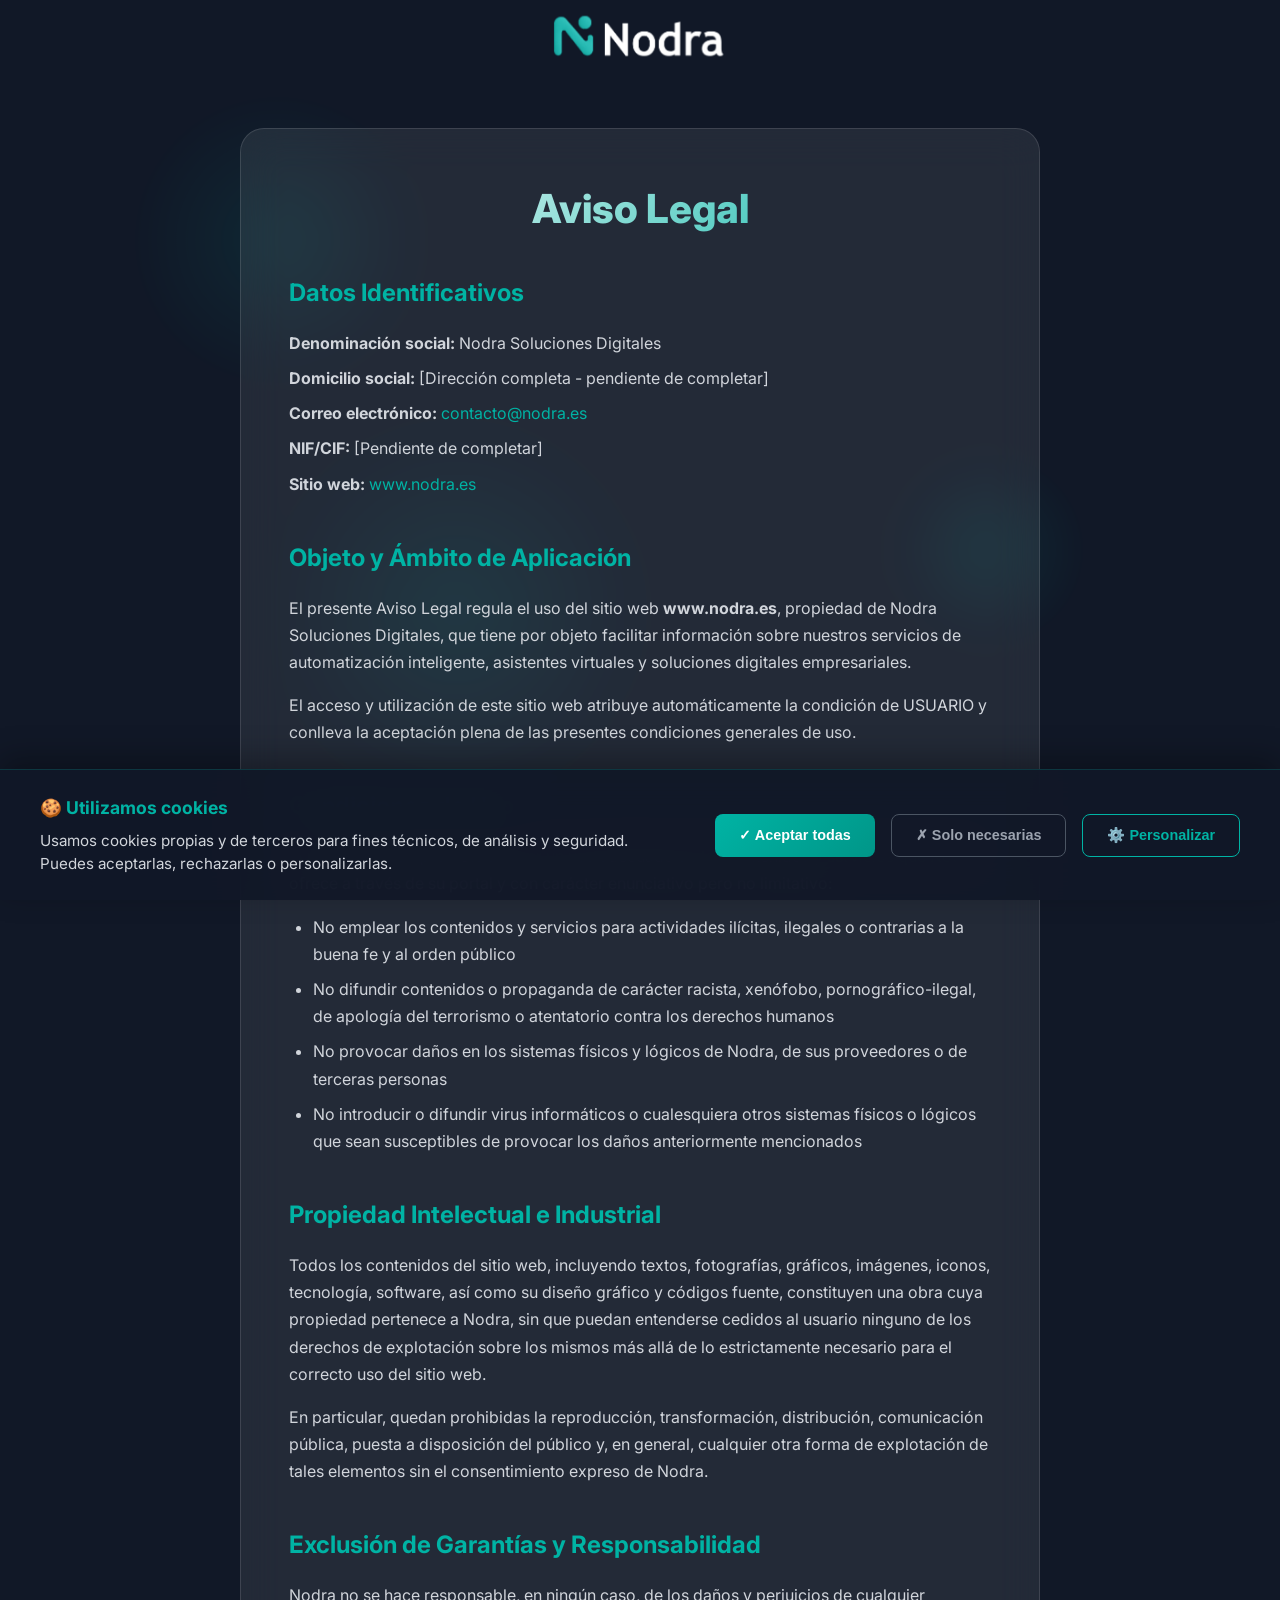
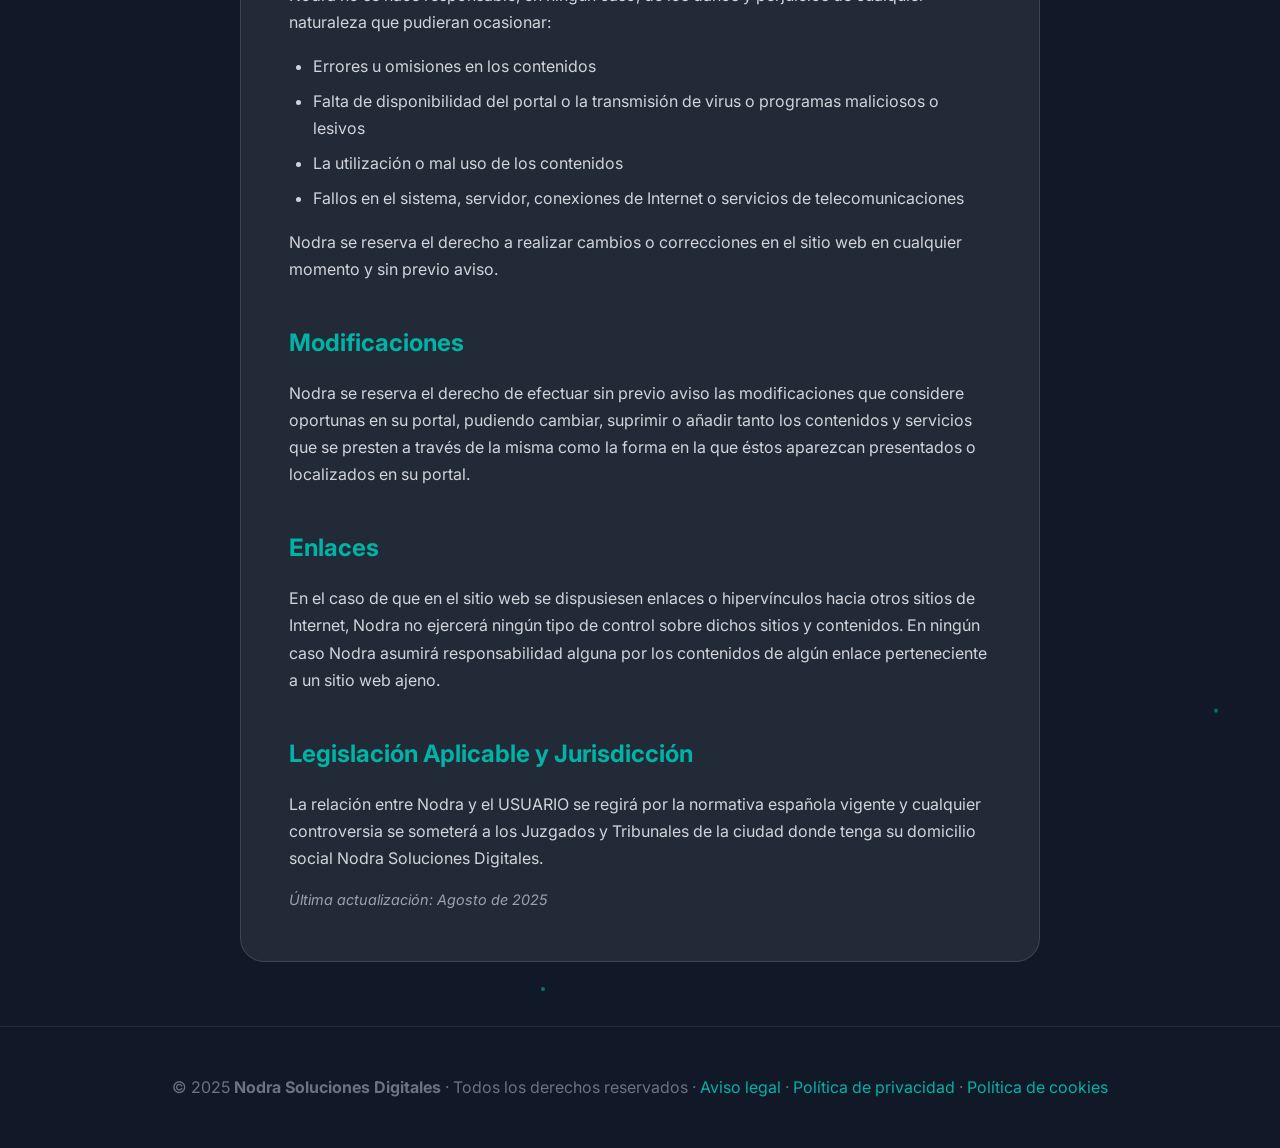
<file: avisolegal.html>
<!DOCTYPE html>
<html lang="es">
<head>
  <meta charset="UTF-8">
  <meta name="viewport" content="width=device-width, initial-scale=1.0">
  <title>Aviso Legal | Nodra Soluciones Digitales</title>
  <link rel="stylesheet" href="assets/css/styleindex.css">
  <link href="https://fonts.googleapis.com/css2?family=Inter:wght@300;400;500;600;700;800;900&display=swap" rel="stylesheet">
</head>
<body>
  <!-- Animated Background -->
  <div class="animated-bg">
    <div class="bg-orb"></div>
    <div class="bg-orb"></div>
    <div class="bg-orb"></div>
  </div>

  <!-- Header -->
  <header class="header" id="header">
    <div class="container">
      <div class="header-content" style="justify-content: center;">
        <a href="index.html" class="logo">
          <img src="assets/img/logonodrapngblanco.png" alt="Nodra Soluciones Digitales" style="height:40px; width:auto; display:block;">
        </a>
      </div>
    </div>
  </header>

  <!-- Main Content -->
  <main style="padding-top: 8rem; padding-bottom: 4rem; min-height: 80vh;">
    <div class="container">
      <div class="legal-content fade-in" style="max-width: 800px; margin: 0 auto; background: var(--glass-bg); backdrop-filter: blur(20px); border: 1px solid var(--glass-border); border-radius: 24px; padding: 3rem;">
        
        <h1 style="font-size: 2.5rem; font-weight: 800; margin-bottom: 2rem; color: white; text-align: center; background: linear-gradient(135deg, white 0%, var(--primary-500) 100%); -webkit-background-clip: text; -webkit-text-fill-color: transparent; background-clip: text;">Aviso Legal</h1>
        
        <div style="color: var(--neutral-300); line-height: 1.7;">
          
          <section style="margin-bottom: 2.5rem;">
            <h2 style="font-size: 1.5rem; font-weight: 700; color: var(--primary-500); margin-bottom: 1rem;">Datos Identificativos</h2>
            <p style="margin-bottom: 0.5rem;"><strong>Denominación social:</strong> Nodra Soluciones Digitales</p>
            <p style="margin-bottom: 0.5rem;"><strong>Domicilio social:</strong> [Dirección completa - pendiente de completar]</p>
            <p style="margin-bottom: 0.5rem;"><strong>Correo electrónico:</strong> <a href="mailto:contacto@nodra.es" style="color: var(--primary-500); text-decoration: none;">contacto@nodra.es</a></p>
            <p style="margin-bottom: 0.5rem;"><strong>NIF/CIF:</strong> [Pendiente de completar]</p>
            <p style="margin-bottom: 0.5rem;"><strong>Sitio web:</strong> <a href="https://www.nodra.es" style="color: var(--primary-500); text-decoration: none;">www.nodra.es</a></p>
          </section>

          <section style="margin-bottom: 2.5rem;">
            <h2 style="font-size: 1.5rem; font-weight: 700; color: var(--primary-500); margin-bottom: 1rem;">Objeto y Ámbito de Aplicación</h2>
            <p style="margin-bottom: 1rem;">El presente Aviso Legal regula el uso del sitio web <strong>www.nodra.es</strong>, propiedad de Nodra Soluciones Digitales, que tiene por objeto facilitar información sobre nuestros servicios de automatización inteligente, asistentes virtuales y soluciones digitales empresariales.</p>
            <p>El acceso y utilización de este sitio web atribuye automáticamente la condición de USUARIO y conlleva la aceptación plena de las presentes condiciones generales de uso.</p>
          </section>

          <section style="margin-bottom: 2.5rem;">
            <h2 style="font-size: 1.5rem; font-weight: 700; color: var(--primary-500); margin-bottom: 1rem;">Condiciones de Uso</h2>
            <p style="margin-bottom: 1rem;">El usuario se compromete a hacer un uso adecuado de los contenidos y servicios que Nodra ofrece a través de su portal y con carácter enunciativo pero no limitativo:</p>
            <ul style="margin-left: 1.5rem; margin-bottom: 1rem;">
              <li style="margin-bottom: 0.5rem;">No emplear los contenidos y servicios para actividades ilícitas, ilegales o contrarias a la buena fe y al orden público</li>
              <li style="margin-bottom: 0.5rem;">No difundir contenidos o propaganda de carácter racista, xenófobo, pornográfico-ilegal, de apología del terrorismo o atentatorio contra los derechos humanos</li>
              <li style="margin-bottom: 0.5rem;">No provocar daños en los sistemas físicos y lógicos de Nodra, de sus proveedores o de terceras personas</li>
              <li>No introducir o difundir virus informáticos o cualesquiera otros sistemas físicos o lógicos que sean susceptibles de provocar los daños anteriormente mencionados</li>
            </ul>
          </section>

          <section style="margin-bottom: 2.5rem;">
            <h2 style="font-size: 1.5rem; font-weight: 700; color: var(--primary-500); margin-bottom: 1rem;">Propiedad Intelectual e Industrial</h2>
            <p style="margin-bottom: 1rem;">Todos los contenidos del sitio web, incluyendo textos, fotografías, gráficos, imágenes, iconos, tecnología, software, así como su diseño gráfico y códigos fuente, constituyen una obra cuya propiedad pertenece a Nodra, sin que puedan entenderse cedidos al usuario ninguno de los derechos de explotación sobre los mismos más allá de lo estrictamente necesario para el correcto uso del sitio web.</p>
            <p>En particular, quedan prohibidas la reproducción, transformación, distribución, comunicación pública, puesta a disposición del público y, en general, cualquier otra forma de explotación de tales elementos sin el consentimiento expreso de Nodra.</p>
          </section>

          <section style="margin-bottom: 2.5rem;">
            <h2 style="font-size: 1.5rem; font-weight: 700; color: var(--primary-500); margin-bottom: 1rem;">Exclusión de Garantías y Responsabilidad</h2>
            <p style="margin-bottom: 1rem;">Nodra no se hace responsable, en ningún caso, de los daños y perjuicios de cualquier naturaleza que pudieran ocasionar:</p>
            <ul style="margin-left: 1.5rem; margin-bottom: 1rem;">
              <li style="margin-bottom: 0.5rem;">Errores u omisiones en los contenidos</li>
              <li style="margin-bottom: 0.5rem;">Falta de disponibilidad del portal o la transmisión de virus o programas maliciosos o lesivos</li>
              <li style="margin-bottom: 0.5rem;">La utilización o mal uso de los contenidos</li>
              <li>Fallos en el sistema, servidor, conexiones de Internet o servicios de telecomunicaciones</li>
            </ul>
            <p>Nodra se reserva el derecho a realizar cambios o correcciones en el sitio web en cualquier momento y sin previo aviso.</p>
          </section>

          <section style="margin-bottom: 2.5rem;">
            <h2 style="font-size: 1.5rem; font-weight: 700; color: var(--primary-500); margin-bottom: 1rem;">Modificaciones</h2>
            <p>Nodra se reserva el derecho de efectuar sin previo aviso las modificaciones que considere oportunas en su portal, pudiendo cambiar, suprimir o añadir tanto los contenidos y servicios que se presten a través de la misma como la forma en la que éstos aparezcan presentados o localizados en su portal.</p>
          </section>

          <section style="margin-bottom: 2.5rem;">
            <h2 style="font-size: 1.5rem; font-weight: 700; color: var(--primary-500); margin-bottom: 1rem;">Enlaces</h2>
            <p style="margin-bottom: 1rem;">En el caso de que en el sitio web se dispusiesen enlaces o hipervínculos hacia otros sitios de Internet, Nodra no ejercerá ningún tipo de control sobre dichos sitios y contenidos. En ningún caso Nodra asumirá responsabilidad alguna por los contenidos de algún enlace perteneciente a un sitio web ajeno.</p>
          </section>

          <section>
            <h2 style="font-size: 1.5rem; font-weight: 700; color: var(--primary-500); margin-bottom: 1rem;">Legislación Aplicable y Jurisdicción</h2>
            <p style="margin-bottom: 1rem;">La relación entre Nodra y el USUARIO se regirá por la normativa española vigente y cualquier controversia se someterá a los Juzgados y Tribunales de la ciudad donde tenga su domicilio social Nodra Soluciones Digitales.</p>
            <p style="color: var(--neutral-400); font-size: 0.9rem; font-style: italic;">Última actualización: Agosto de 2025</p>
          </section>

        </div>
      </div>
    </div>
  </main>

  <!-- Footer -->
  <footer class="footer">
    <div class="container">
      <p>© 2025 <strong>Nodra Soluciones Digitales</strong> · Todos los derechos reservados · 
        <a href="avisolegal.html" style="color: var(--primary-500); text-decoration: none;">Aviso legal</a> · 
        <a href="politicaprivacidad.html" style="color: var(--primary-500); text-decoration: none;">Política de privacidad</a> · 
        <a href="politicacookies.html" style="color: var(--primary-500); text-decoration: none;">Política de cookies</a>
      </p>
    </div>
  </footer>

  <script src="assets/js/index.js"></script>
  <script src="assets/js/cookie-manager.js"></script>
</body>
</html>
</file>
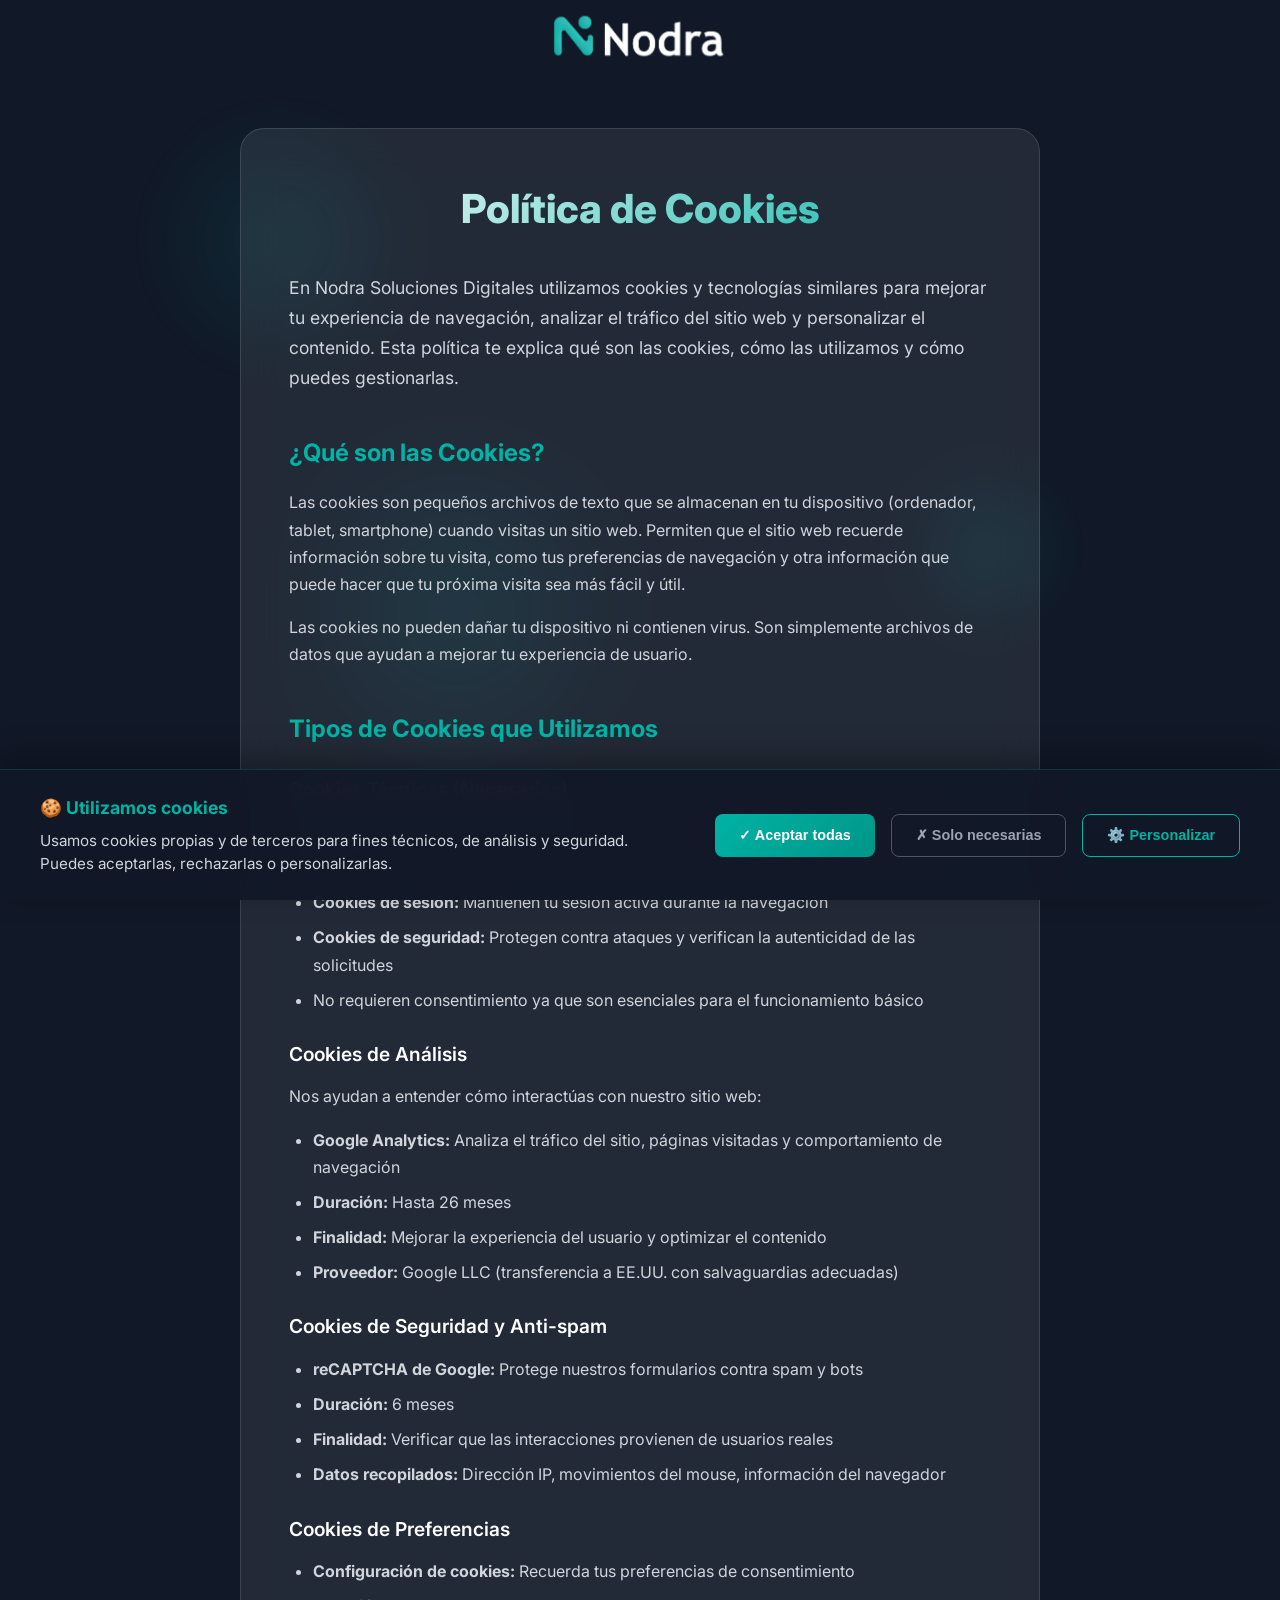
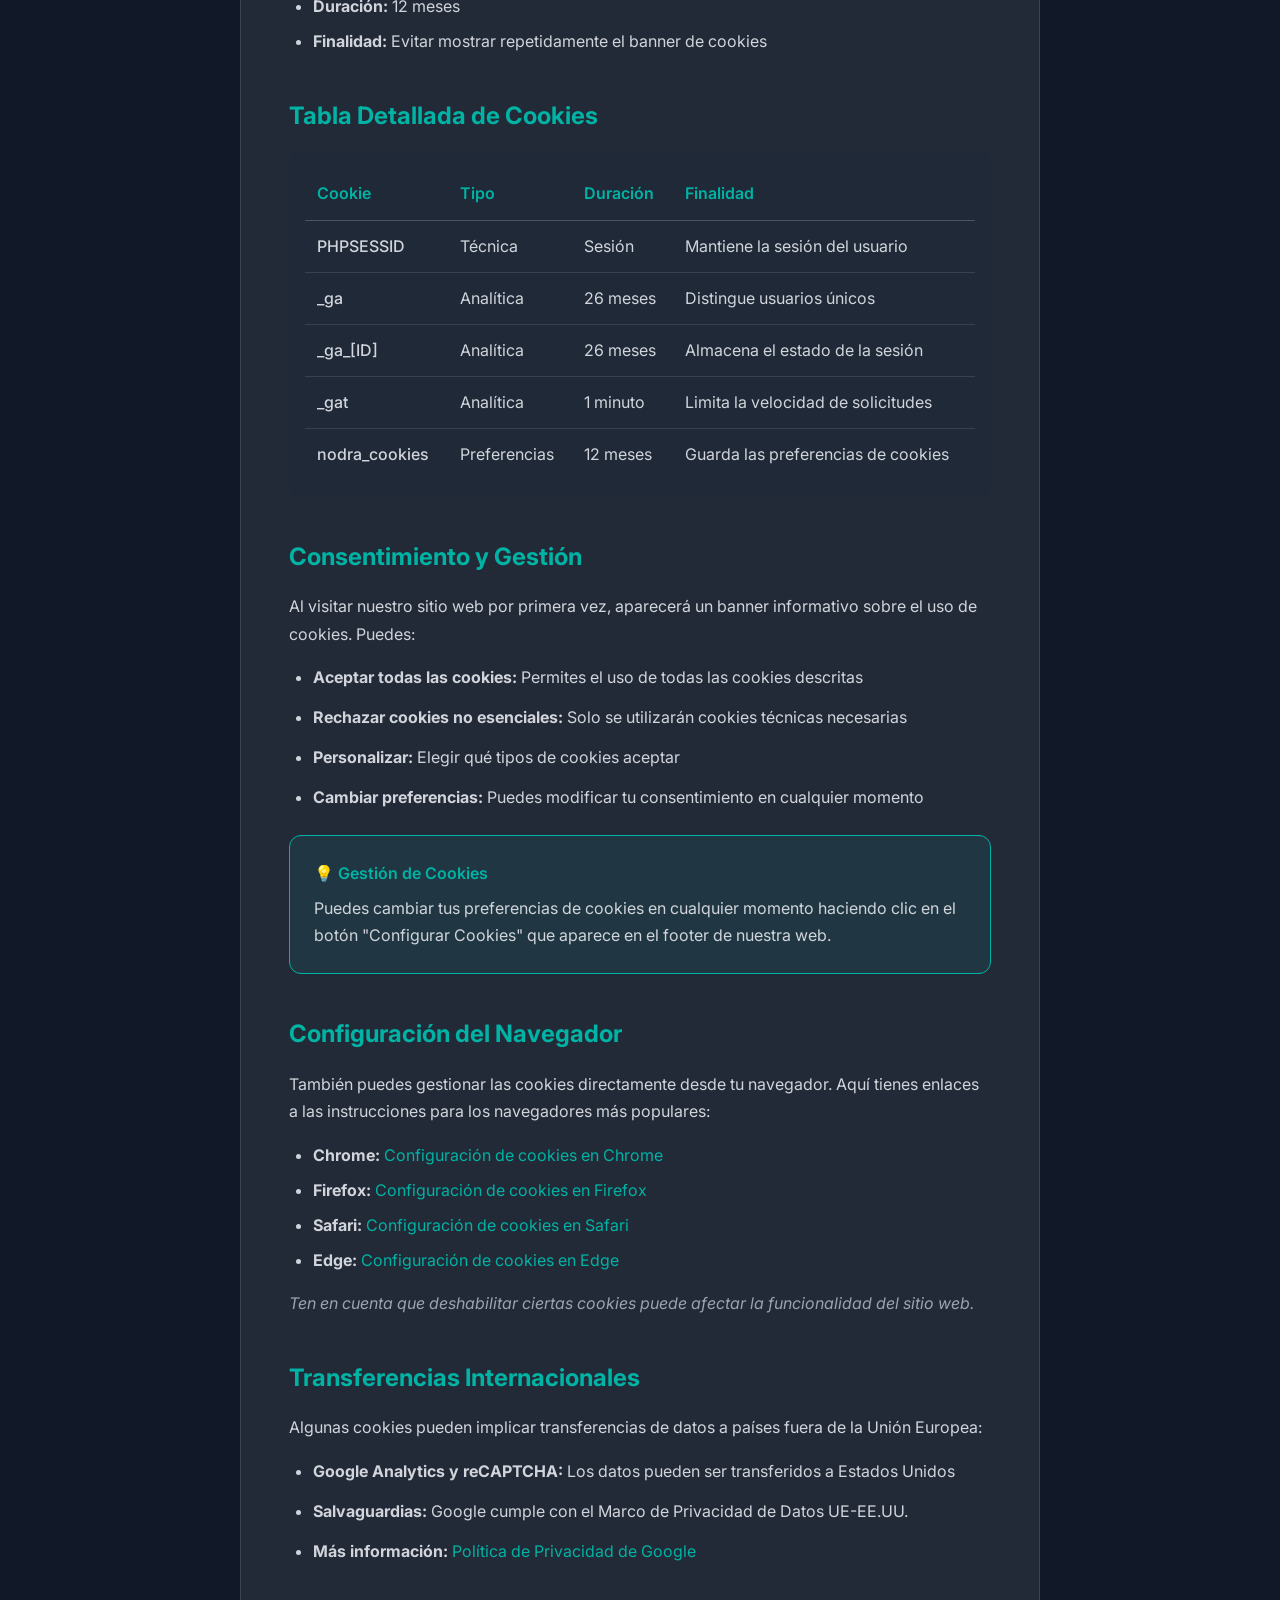
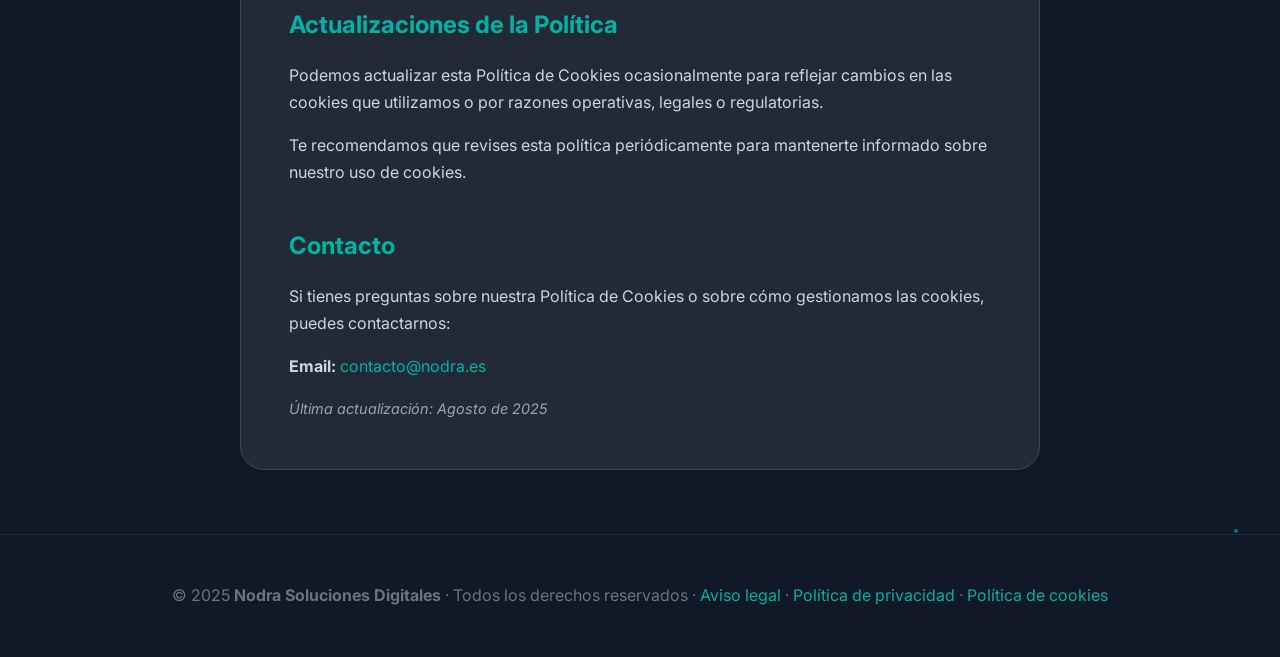
<file: politicacookies.html>
<!DOCTYPE html>
<html lang="es">
<head>
  <meta charset="UTF-8">
  <meta name="viewport" content="width=device-width, initial-scale=1.0">
  <title>Política de Cookies | Nodra Soluciones Digitales</title>
  <link rel="stylesheet" href="assets/css/styleindex.css">
  <link href="https://fonts.googleapis.com/css2?family=Inter:wght@300;400;500;600;700;800;900&display=swap" rel="stylesheet">
</head>
<body>
  <!-- Animated Background -->
  <div class="animated-bg">
    <div class="bg-orb"></div>
    <div class="bg-orb"></div>
    <div class="bg-orb"></div>
  </div>

  <!-- Header -->
  <header class="header" id="header">
    <div class="container">
      <div class="header-content" style="justify-content: center;">
        <a href="index.html" class="logo">
          <img src="assets/img/logonodrapngblanco.png" alt="Nodra Soluciones Digitales" style="height:40px; width:auto; display:block;">
        </a>
      </div>
    </div>
  </header>

  <!-- Main Content -->
  <main style="padding-top: 8rem; padding-bottom: 4rem; min-height: 80vh;">
    <div class="container">
      <div class="legal-content fade-in" style="max-width: 800px; margin: 0 auto; background: var(--glass-bg); backdrop-filter: blur(20px); border: 1px solid var(--glass-border); border-radius: 24px; padding: 3rem;">
        
        <h1 style="font-size: 2.5rem; font-weight: 800; margin-bottom: 2rem; color: white; text-align: center; background: linear-gradient(135deg, white 0%, var(--primary-500) 100%); -webkit-background-clip: text; -webkit-text-fill-color: transparent; background-clip: text;">Política de Cookies</h1>
        
        <div style="color: var(--neutral-300); line-height: 1.7;">
          
          <section style="margin-bottom: 2.5rem;">
            <p style="margin-bottom: 1rem; font-size: 1.1rem;">En Nodra Soluciones Digitales utilizamos cookies y tecnologías similares para mejorar tu experiencia de navegación, analizar el tráfico del sitio web y personalizar el contenido. Esta política te explica qué son las cookies, cómo las utilizamos y cómo puedes gestionarlas.</p>
          </section>

          <section style="margin-bottom: 2.5rem;">
            <h2 style="font-size: 1.5rem; font-weight: 700; color: var(--primary-500); margin-bottom: 1rem;">¿Qué son las Cookies?</h2>
            <p style="margin-bottom: 1rem;">Las cookies son pequeños archivos de texto que se almacenan en tu dispositivo (ordenador, tablet, smartphone) cuando visitas un sitio web. Permiten que el sitio web recuerde información sobre tu visita, como tus preferencias de navegación y otra información que puede hacer que tu próxima visita sea más fácil y útil.</p>
            <p>Las cookies no pueden dañar tu dispositivo ni contienen virus. Son simplemente archivos de datos que ayudan a mejorar tu experiencia de usuario.</p>
          </section>

          <section style="margin-bottom: 2.5rem;">
            <h2 style="font-size: 1.5rem; font-weight: 700; color: var(--primary-500); margin-bottom: 1rem;">Tipos de Cookies que Utilizamos</h2>
            
            <h3 style="font-size: 1.2rem; font-weight: 600; color: white; margin: 1.5rem 0 0.8rem 0;">Cookies Técnicas (Necesarias)</h3>
            <p style="margin-bottom: 1rem;">Son imprescindibles para el funcionamiento del sitio web y no pueden ser desactivadas. Incluyen:</p>
            <ul style="margin-left: 1.5rem; margin-bottom: 1rem;">
              <li style="margin-bottom: 0.5rem;"><strong>Cookies de sesión:</strong> Mantienen tu sesión activa durante la navegación</li>
              <li style="margin-bottom: 0.5rem;"><strong>Cookies de seguridad:</strong> Protegen contra ataques y verifican la autenticidad de las solicitudes</li>
              <li>No requieren consentimiento ya que son esenciales para el funcionamiento básico</li>
            </ul>

            <h3 style="font-size: 1.2rem; font-weight: 600; color: white; margin: 1.5rem 0 0.8rem 0;">Cookies de Análisis</h3>
            <p style="margin-bottom: 1rem;">Nos ayudan a entender cómo interactúas con nuestro sitio web:</p>
            <ul style="margin-left: 1.5rem; margin-bottom: 1rem;">
              <li style="margin-bottom: 0.5rem;"><strong>Google Analytics:</strong> Analiza el tráfico del sitio, páginas visitadas y comportamiento de navegación</li>
              <li style="margin-bottom: 0.5rem;"><strong>Duración:</strong> Hasta 26 meses</li>
              <li style="margin-bottom: 0.5rem;"><strong>Finalidad:</strong> Mejorar la experiencia del usuario y optimizar el contenido</li>
              <li><strong>Proveedor:</strong> Google LLC (transferencia a EE.UU. con salvaguardias adecuadas)</li>
            </ul>

            <h3 style="font-size: 1.2rem; font-weight: 600; color: white; margin: 1.5rem 0 0.8rem 0;">Cookies de Seguridad y Anti-spam</h3>
            <ul style="margin-left: 1.5rem; margin-bottom: 1rem;">
              <li style="margin-bottom: 0.5rem;"><strong>reCAPTCHA de Google:</strong> Protege nuestros formularios contra spam y bots</li>
              <li style="margin-bottom: 0.5rem;"><strong>Duración:</strong> 6 meses</li>
              <li style="margin-bottom: 0.5rem;"><strong>Finalidad:</strong> Verificar que las interacciones provienen de usuarios reales</li>
              <li><strong>Datos recopilados:</strong> Dirección IP, movimientos del mouse, información del navegador</li>
            </ul>

            <h3 style="font-size: 1.2rem; font-weight: 600; color: white; margin: 1.5rem 0 0.8rem 0;">Cookies de Preferencias</h3>
            <ul style="margin-left: 1.5rem; margin-bottom: 1rem;">
              <li style="margin-bottom: 0.5rem;"><strong>Configuración de cookies:</strong> Recuerda tus preferencias de consentimiento</li>
              <li style="margin-bottom: 0.5rem;"><strong>Duración:</strong> 12 meses</li>
              <li><strong>Finalidad:</strong> Evitar mostrar repetidamente el banner de cookies</li>
            </ul>
          </section>

          <section style="margin-bottom: 2.5rem;">
            <h2 style="font-size: 1.5rem; font-weight: 700; color: var(--primary-500); margin-bottom: 1rem;">Tabla Detallada de Cookies</h2>
            <div style="overflow-x: auto; background: var(--neutral-800); border-radius: 12px; padding: 1rem;">
              <table style="width: 100%; border-collapse: collapse; color: var(--neutral-300);">
                <thead>
                  <tr style="border-bottom: 1px solid var(--neutral-600);">
                    <th style="padding: 0.75rem; text-align: left; font-weight: 600; color: var(--primary-500);">Cookie</th>
                    <th style="padding: 0.75rem; text-align: left; font-weight: 600; color: var(--primary-500);">Tipo</th>
                    <th style="padding: 0.75rem; text-align: left; font-weight: 600; color: var(--primary-500);">Duración</th>
                    <th style="padding: 0.75rem; text-align: left; font-weight: 600; color: var(--primary-500);">Finalidad</th>
                  </tr>
                </thead>
                <tbody>
                  <tr style="border-bottom: 1px solid var(--neutral-700);">
                    <td style="padding: 0.75rem; font-weight: 500;">PHPSESSID</td>
                    <td style="padding: 0.75rem;">Técnica</td>
                    <td style="padding: 0.75rem;">Sesión</td>
                    <td style="padding: 0.75rem;">Mantiene la sesión del usuario</td>
                  </tr>
                  <tr style="border-bottom: 1px solid var(--neutral-700);">
                    <td style="padding: 0.75rem; font-weight: 500;">_ga</td>
                    <td style="padding: 0.75rem;">Analítica</td>
                    <td style="padding: 0.75rem;">26 meses</td>
                    <td style="padding: 0.75rem;">Distingue usuarios únicos</td>
                  </tr>
                  <tr style="border-bottom: 1px solid var(--neutral-700);">
                    <td style="padding: 0.75rem; font-weight: 500;">_ga_[ID]</td>
                    <td style="padding: 0.75rem;">Analítica</td>
                    <td style="padding: 0.75rem;">26 meses</td>
                    <td style="padding: 0.75rem;">Almacena el estado de la sesión</td>
                  </tr>
                  <tr style="border-bottom: 1px solid var(--neutral-700);">
                    <td style="padding: 0.75rem; font-weight: 500;">_gat</td>
                    <td style="padding: 0.75rem;">Analítica</td>
                    <td style="padding: 0.75rem;">1 minuto</td>
                    <td style="padding: 0.75rem;">Limita la velocidad de solicitudes</td>
                  </tr>
                  <tr>
                    <td style="padding: 0.75rem; font-weight: 500;">nodra_cookies</td>
                    <td style="padding: 0.75rem;">Preferencias</td>
                    <td style="padding: 0.75rem;">12 meses</td>
                    <td style="padding: 0.75rem;">Guarda las preferencias de cookies</td>
                  </tr>
                </tbody>
              </table>
            </div>
          </section>

          <section style="margin-bottom: 2.5rem;">
            <h2 style="font-size: 1.5rem; font-weight: 700; color: var(--primary-500); margin-bottom: 1rem;">Consentimiento y Gestión</h2>
            <p style="margin-bottom: 1rem;">Al visitar nuestro sitio web por primera vez, aparecerá un banner informativo sobre el uso de cookies. Puedes:</p>
            <ul style="margin-left: 1.5rem; margin-bottom: 1rem;">
              <li style="margin-bottom: 0.8rem;"><strong>Aceptar todas las cookies:</strong> Permites el uso de todas las cookies descritas</li>
              <li style="margin-bottom: 0.8rem;"><strong>Rechazar cookies no esenciales:</strong> Solo se utilizarán cookies técnicas necesarias</li>
              <li style="margin-bottom: 0.8rem;"><strong>Personalizar:</strong> Elegir qué tipos de cookies aceptar</li>
              <li><strong>Cambiar preferencias:</strong> Puedes modificar tu consentimiento en cualquier momento</li>
            </ul>
            
            <div style="background: rgba(0, 179, 164, 0.1); border: 1px solid var(--primary-500); border-radius: 12px; padding: 1.5rem; margin: 1.5rem 0;">
              <p style="color: var(--primary-500); font-weight: 600; margin-bottom: 0.5rem;">💡 Gestión de Cookies</p>
              <p style="margin: 0;">Puedes cambiar tus preferencias de cookies en cualquier momento haciendo clic en el botón "Configurar Cookies" que aparece en el footer de nuestra web.</p>
            </div>
          </section>

          <section style="margin-bottom: 2.5rem;">
            <h2 style="font-size: 1.5rem; font-weight: 700; color: var(--primary-500); margin-bottom: 1rem;">Configuración del Navegador</h2>
            <p style="margin-bottom: 1rem;">También puedes gestionar las cookies directamente desde tu navegador. Aquí tienes enlaces a las instrucciones para los navegadores más populares:</p>
            <ul style="margin-left: 1.5rem; margin-bottom: 1rem;">
              <li style="margin-bottom: 0.5rem;"><strong>Chrome:</strong> <a href="https://support.google.com/chrome/answer/95647" target="_blank" style="color: var(--primary-500); text-decoration: none;">Configuración de cookies en Chrome</a></li>
              <li style="margin-bottom: 0.5rem;"><strong>Firefox:</strong> <a href="https://support.mozilla.org/es/kb/habilitar-y-deshabilitar-cookies-sitios-web-rastrear-preferencias" target="_blank" style="color: var(--primary-500); text-decoration: none;">Configuración de cookies en Firefox</a></li>
              <li style="margin-bottom: 0.5rem;"><strong>Safari:</strong> <a href="https://support.apple.com/es-es/guide/safari/sfri11471/mac" target="_blank" style="color: var(--primary-500); text-decoration: none;">Configuración de cookies en Safari</a></li>
              <li><strong>Edge:</strong> <a href="https://support.microsoft.com/es-es/microsoft-edge/eliminar-cookies-en-microsoft-edge-63947406-40ac-c3b8-57b9-2a946a29ae09" target="_blank" style="color: var(--primary-500); text-decoration: none;">Configuración de cookies en Edge</a></li>
            </ul>
            <p style="color: var(--neutral-400); font-style: italic;">Ten en cuenta que deshabilitar ciertas cookies puede afectar la funcionalidad del sitio web.</p>
          </section>

          <section style="margin-bottom: 2.5rem;">
            <h2 style="font-size: 1.5rem; font-weight: 700; color: var(--primary-500); margin-bottom: 1rem;">Transferencias Internacionales</h2>
            <p style="margin-bottom: 1rem;">Algunas cookies pueden implicar transferencias de datos a países fuera de la Unión Europea:</p>
            <ul style="margin-left: 1.5rem; margin-bottom: 1rem;">
              <li style="margin-bottom: 0.8rem;"><strong>Google Analytics y reCAPTCHA:</strong> Los datos pueden ser transferidos a Estados Unidos</li>
              <li style="margin-bottom: 0.8rem;"><strong>Salvaguardias:</strong> Google cumple con el Marco de Privacidad de Datos UE-EE.UU.</li>
              <li><strong>Más información:</strong> <a href="https://policies.google.com/privacy" target="_blank" style="color: var(--primary-500); text-decoration: none;">Política de Privacidad de Google</a></li>
            </ul>
          </section>

          <section style="margin-bottom: 2.5rem;">
            <h2 style="font-size: 1.5rem; font-weight: 700; color: var(--primary-500); margin-bottom: 1rem;">Actualizaciones de la Política</h2>
            <p style="margin-bottom: 1rem;">Podemos actualizar esta Política de Cookies ocasionalmente para reflejar cambios en las cookies que utilizamos o por razones operativas, legales o regulatorias.</p>
            <p>Te recomendamos que revises esta política periódicamente para mantenerte informado sobre nuestro uso de cookies.</p>
          </section>

          <section>
            <h2 style="font-size: 1.5rem; font-weight: 700; color: var(--primary-500); margin-bottom: 1rem;">Contacto</h2>
            <p style="margin-bottom: 1rem;">Si tienes preguntas sobre nuestra Política de Cookies o sobre cómo gestionamos las cookies, puedes contactarnos:</p>
            <p style="margin-bottom: 1rem;"><strong>Email:</strong> <a href="mailto:contacto@nodra.es" style="color: var(--primary-500); text-decoration: none;">contacto@nodra.es</a></p>
            <p style="color: var(--neutral-400); font-size: 0.9rem; font-style: italic;">Última actualización: Agosto de 2025</p>
          </section>

        </div>
      </div>
    </div>
  </main>

  <!-- Footer -->
  <footer class="footer">
    <div class="container">
      <p>© 2025 <strong>Nodra Soluciones Digitales</strong> · Todos los derechos reservados · 
        <a href="avisolegal.html" style="color: var(--primary-500); text-decoration: none;">Aviso legal</a> · 
        <a href="politicaprivacidad.html" style="color: var(--primary-500); text-decoration: none;">Política de privacidad</a> · 
        <a href="politicacookies.html" style="color: var(--primary-500); text-decoration: none;">Política de cookies</a>
      </p>
    </div>
  </footer>

  <script src="assets/js/index.js"></script>
  <script src="assets/js/cookie-manager.js"></script>
</body>
</html>
</file>
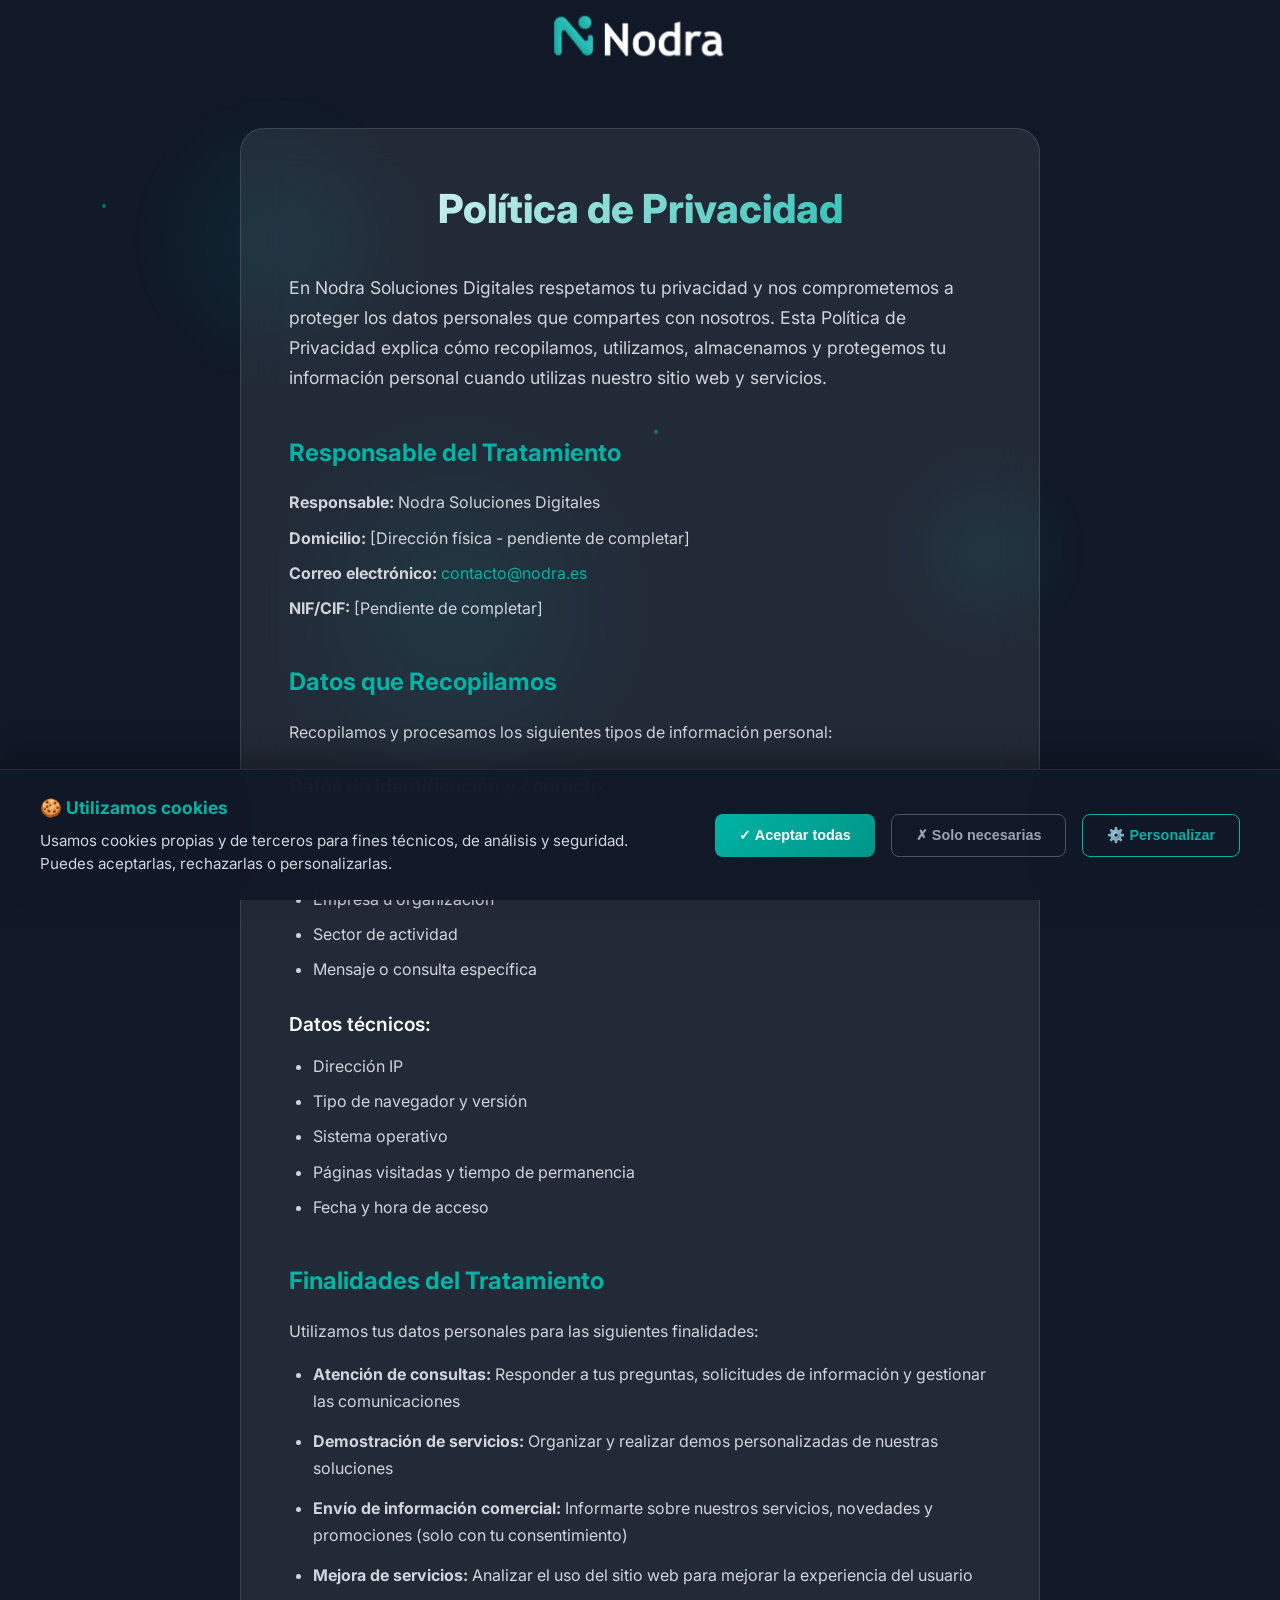
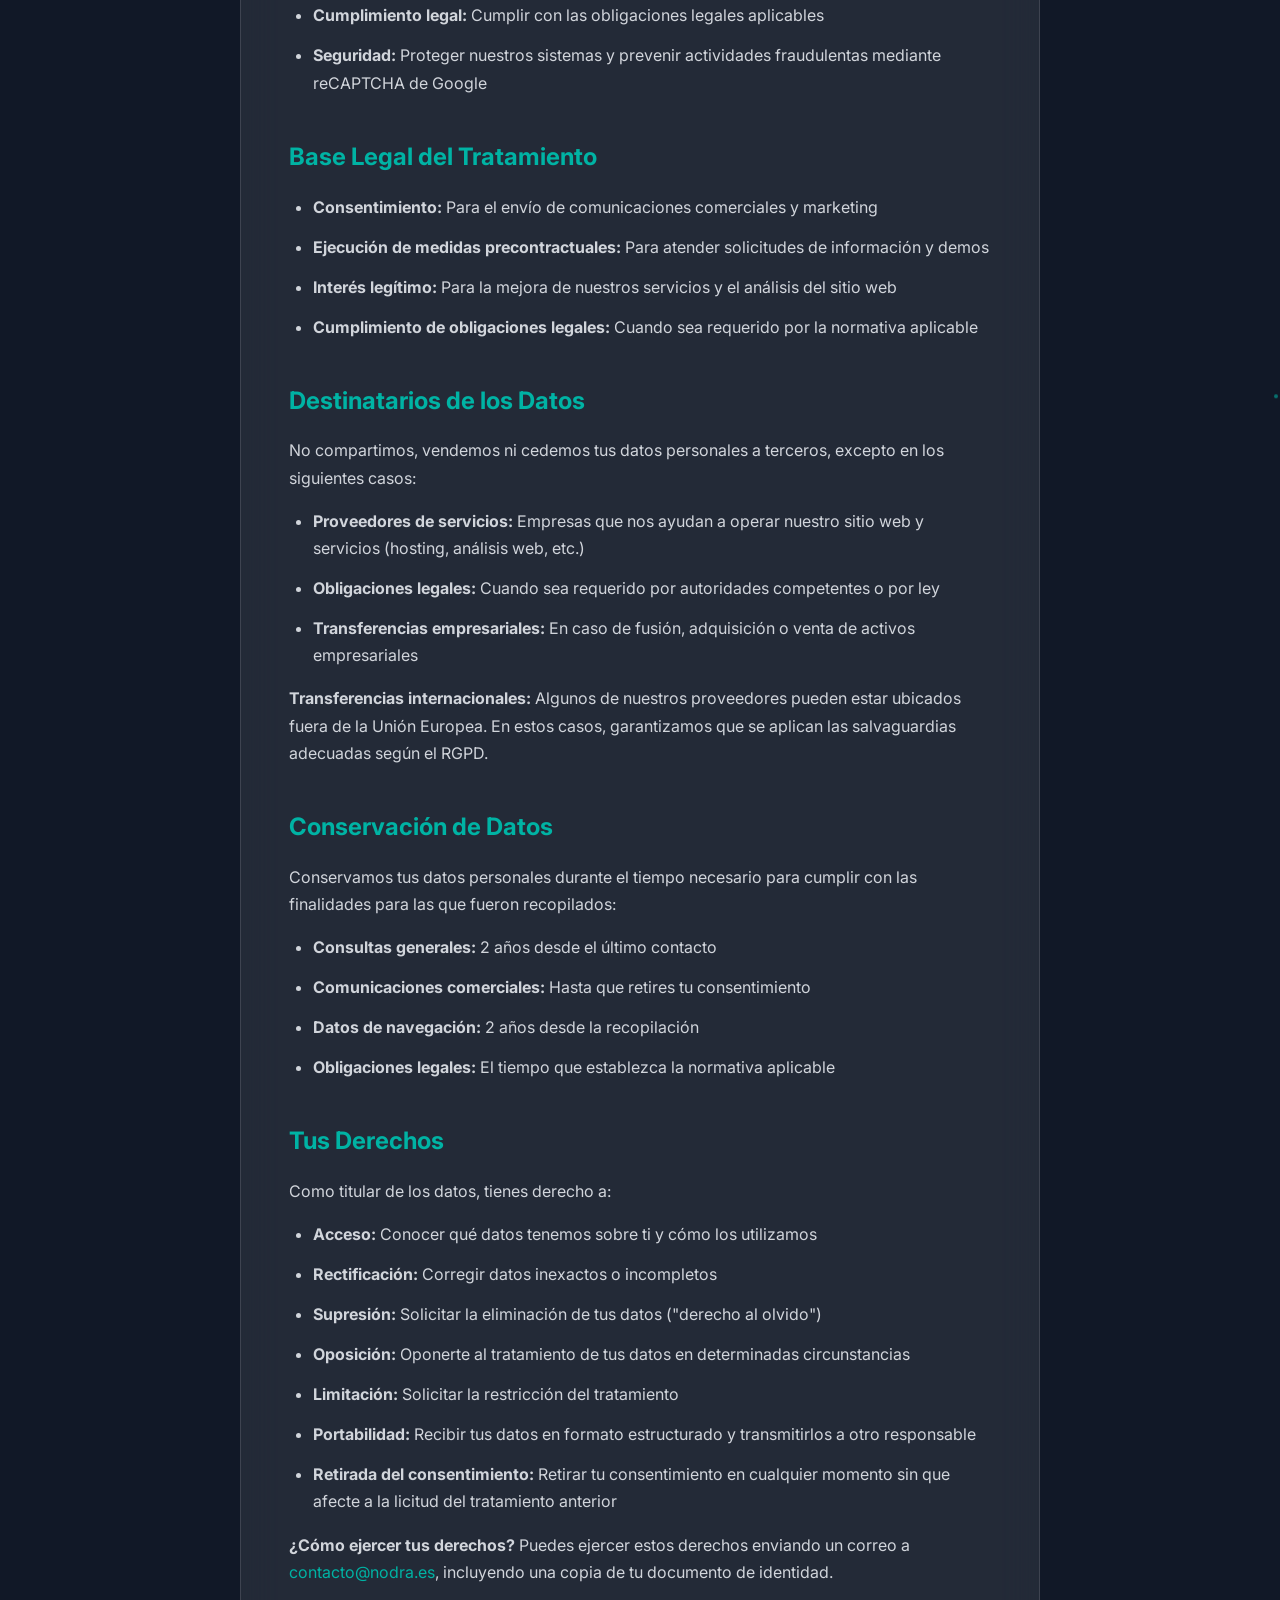
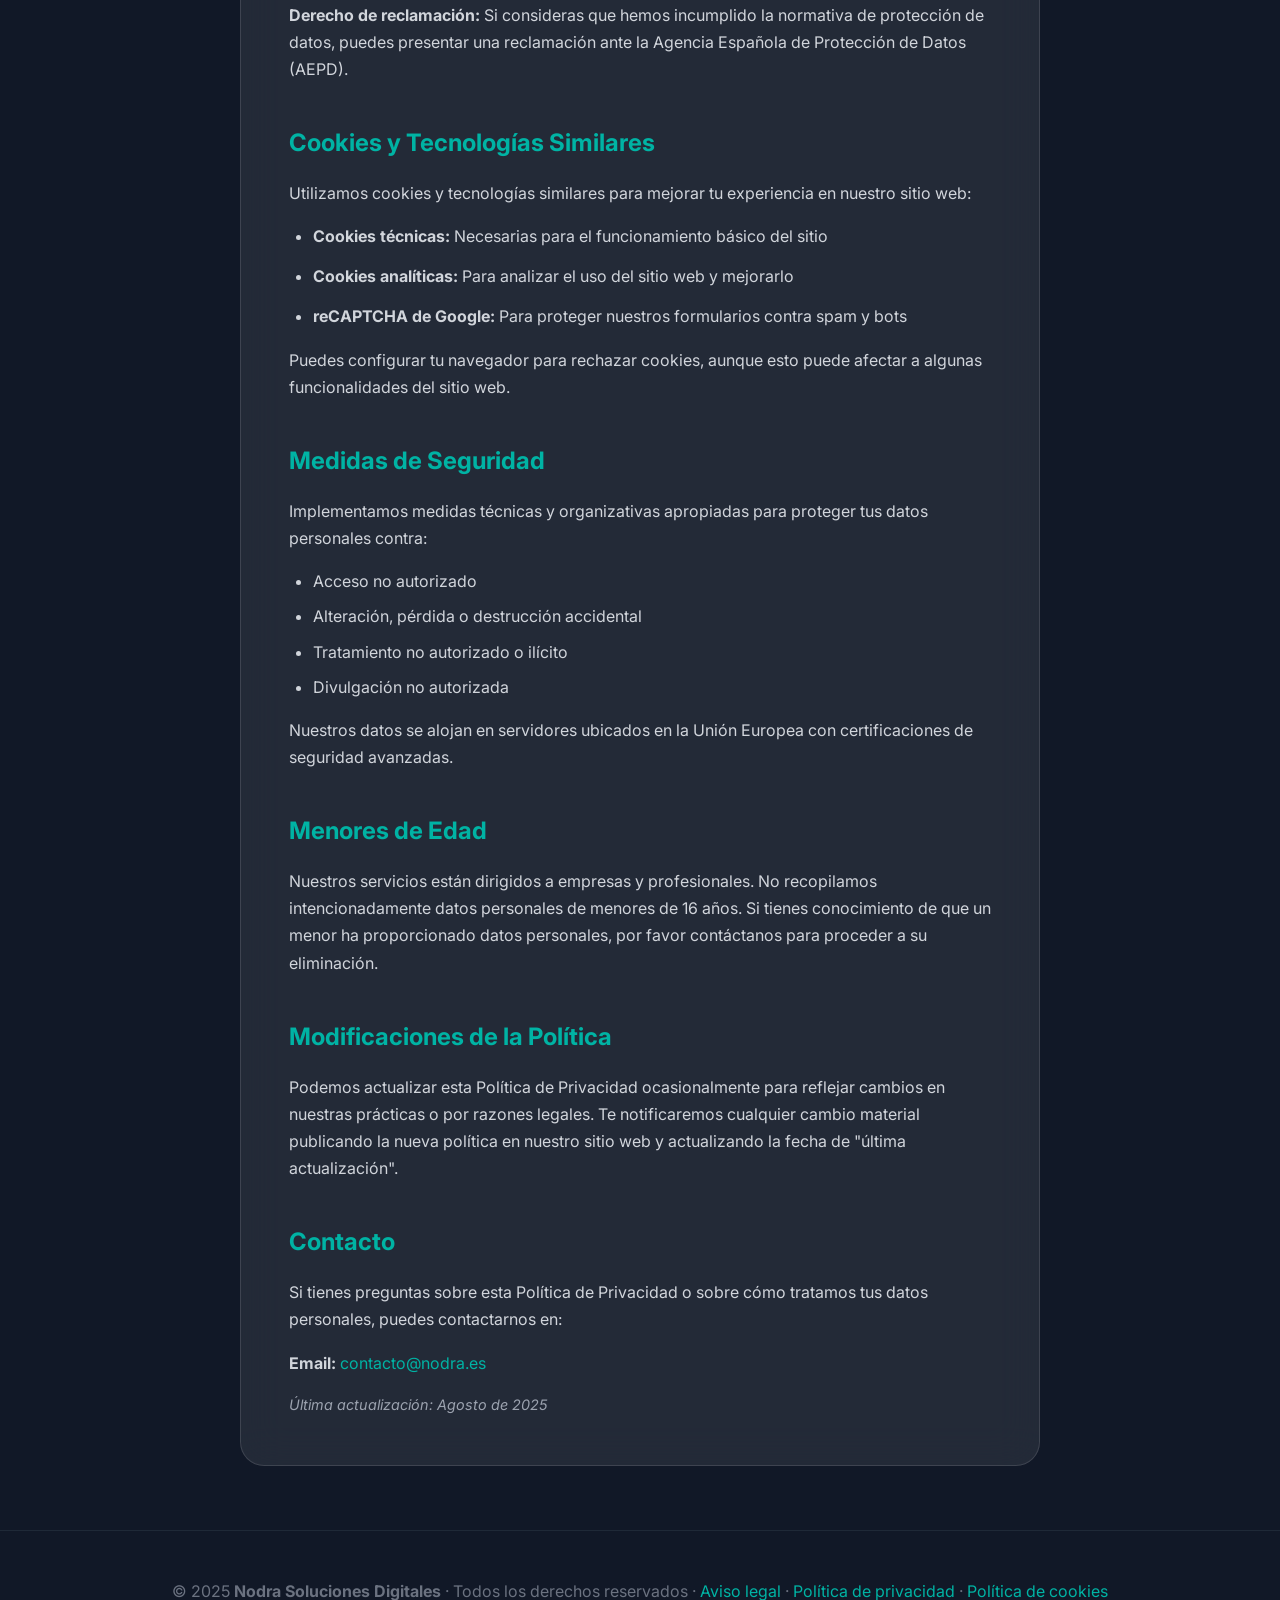
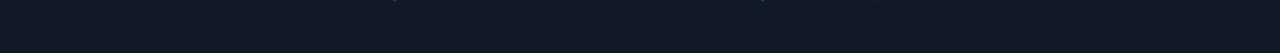
<file: politicaprivacidad.html>
<!DOCTYPE html>
<html lang="es">
<head>
  <meta charset="UTF-8">
  <meta name="viewport" content="width=device-width, initial-scale=1.0">
  <title>Política de Privacidad | Nodra Soluciones Digitales</title>
  <link rel="stylesheet" href="assets/css/styleindex.css">
  <link href="https://fonts.googleapis.com/css2?family=Inter:wght@300;400;500;600;700;800;900&display=swap" rel="stylesheet">
</head>
<body>
  <!-- Animated Background -->
  <div class="animated-bg">
    <div class="bg-orb"></div>
    <div class="bg-orb"></div>
    <div class="bg-orb"></div>
  </div>

  <!-- Header -->
  <header class="header" id="header">
    <div class="container">
      <div class="header-content" style="justify-content: center;">
        <a href="index.html" class="logo">
          <img src="assets/img/logonodrapngblanco.png" alt="Nodra Soluciones Digitales" style="height:40px; width:auto; display:block;">
        </a>
      </div>
    </div>
  </header>

  <!-- Main Content -->
  <main style="padding-top: 8rem; padding-bottom: 4rem; min-height: 80vh;">
    <div class="container">
      <div class="legal-content fade-in" style="max-width: 800px; margin: 0 auto; background: var(--glass-bg); backdrop-filter: blur(20px); border: 1px solid var(--glass-border); border-radius: 24px; padding: 3rem;">
        
        <h1 style="font-size: 2.5rem; font-weight: 800; margin-bottom: 2rem; color: white; text-align: center; background: linear-gradient(135deg, white 0%, var(--primary-500) 100%); -webkit-background-clip: text; -webkit-text-fill-color: transparent; background-clip: text;">Política de Privacidad</h1>
        
        <div style="color: var(--neutral-300); line-height: 1.7;">
          
          <section style="margin-bottom: 2.5rem;">
            <p style="margin-bottom: 1rem; font-size: 1.1rem;">En Nodra Soluciones Digitales respetamos tu privacidad y nos comprometemos a proteger los datos personales que compartes con nosotros. Esta Política de Privacidad explica cómo recopilamos, utilizamos, almacenamos y protegemos tu información personal cuando utilizas nuestro sitio web y servicios.</p>
          </section>

          <section style="margin-bottom: 2.5rem;">
            <h2 style="font-size: 1.5rem; font-weight: 700; color: var(--primary-500); margin-bottom: 1rem;">Responsable del Tratamiento</h2>
            <p style="margin-bottom: 0.5rem;"><strong>Responsable:</strong> Nodra Soluciones Digitales</p>
            <p style="margin-bottom: 0.5rem;"><strong>Domicilio:</strong> [Dirección física - pendiente de completar]</p>
            <p style="margin-bottom: 0.5rem;"><strong>Correo electrónico:</strong> <a href="mailto:contacto@nodra.es" style="color: var(--primary-500); text-decoration: none;">contacto@nodra.es</a></p>
            <p style="margin-bottom: 0.5rem;"><strong>NIF/CIF:</strong> [Pendiente de completar]</p>
          </section>

          <section style="margin-bottom: 2.5rem;">
            <h2 style="font-size: 1.5rem; font-weight: 700; color: var(--primary-500); margin-bottom: 1rem;">Datos que Recopilamos</h2>
            <p style="margin-bottom: 1rem;">Recopilamos y procesamos los siguientes tipos de información personal:</p>
            
            <h3 style="font-size: 1.2rem; font-weight: 600; color: white; margin: 1.5rem 0 0.8rem 0;">Datos de identificación y contacto:</h3>
            <ul style="margin-left: 1.5rem; margin-bottom: 1rem;">
              <li style="margin-bottom: 0.5rem;">Nombre completo</li>
              <li style="margin-bottom: 0.5rem;">Dirección de correo electrónico</li>
              <li style="margin-bottom: 0.5rem;">Empresa u organización</li>
              <li style="margin-bottom: 0.5rem;">Sector de actividad</li>
              <li>Mensaje o consulta específica</li>
            </ul>

            <h3 style="font-size: 1.2rem; font-weight: 600; color: white; margin: 1.5rem 0 0.8rem 0;">Datos técnicos:</h3>
            <ul style="margin-left: 1.5rem; margin-bottom: 1rem;">
              <li style="margin-bottom: 0.5rem;">Dirección IP</li>
              <li style="margin-bottom: 0.5rem;">Tipo de navegador y versión</li>
              <li style="margin-bottom: 0.5rem;">Sistema operativo</li>
              <li style="margin-bottom: 0.5rem;">Páginas visitadas y tiempo de permanencia</li>
              <li>Fecha y hora de acceso</li>
            </ul>
          </section>

          <section style="margin-bottom: 2.5rem;">
            <h2 style="font-size: 1.5rem; font-weight: 700; color: var(--primary-500); margin-bottom: 1rem;">Finalidades del Tratamiento</h2>
            <p style="margin-bottom: 1rem;">Utilizamos tus datos personales para las siguientes finalidades:</p>
            <ul style="margin-left: 1.5rem; margin-bottom: 1rem;">
              <li style="margin-bottom: 0.8rem;"><strong>Atención de consultas:</strong> Responder a tus preguntas, solicitudes de información y gestionar las comunicaciones</li>
              <li style="margin-bottom: 0.8rem;"><strong>Demostración de servicios:</strong> Organizar y realizar demos personalizadas de nuestras soluciones</li>
              <li style="margin-bottom: 0.8rem;"><strong>Envío de información comercial:</strong> Informarte sobre nuestros servicios, novedades y promociones (solo con tu consentimiento)</li>
              <li style="margin-bottom: 0.8rem;"><strong>Mejora de servicios:</strong> Analizar el uso del sitio web para mejorar la experiencia del usuario</li>
              <li style="margin-bottom: 0.8rem;"><strong>Cumplimiento legal:</strong> Cumplir con las obligaciones legales aplicables</li>
              <li><strong>Seguridad:</strong> Proteger nuestros sistemas y prevenir actividades fraudulentas mediante reCAPTCHA de Google</li>
            </ul>
          </section>

          <section style="margin-bottom: 2.5rem;">
            <h2 style="font-size: 1.5rem; font-weight: 700; color: var(--primary-500); margin-bottom: 1rem;">Base Legal del Tratamiento</h2>
            <ul style="margin-left: 1.5rem; margin-bottom: 1rem;">
              <li style="margin-bottom: 0.8rem;"><strong>Consentimiento:</strong> Para el envío de comunicaciones comerciales y marketing</li>
              <li style="margin-bottom: 0.8rem;"><strong>Ejecución de medidas precontractuales:</strong> Para atender solicitudes de información y demos</li>
              <li style="margin-bottom: 0.8rem;"><strong>Interés legítimo:</strong> Para la mejora de nuestros servicios y el análisis del sitio web</li>
              <li><strong>Cumplimiento de obligaciones legales:</strong> Cuando sea requerido por la normativa aplicable</li>
            </ul>
          </section>

          <section style="margin-bottom: 2.5rem;">
            <h2 style="font-size: 1.5rem; font-weight: 700; color: var(--primary-500); margin-bottom: 1rem;">Destinatarios de los Datos</h2>
            <p style="margin-bottom: 1rem;">No compartimos, vendemos ni cedemos tus datos personales a terceros, excepto en los siguientes casos:</p>
            <ul style="margin-left: 1.5rem; margin-bottom: 1rem;">
              <li style="margin-bottom: 0.8rem;"><strong>Proveedores de servicios:</strong> Empresas que nos ayudan a operar nuestro sitio web y servicios (hosting, análisis web, etc.)</li>
              <li style="margin-bottom: 0.8rem;"><strong>Obligaciones legales:</strong> Cuando sea requerido por autoridades competentes o por ley</li>
              <li><strong>Transferencias empresariales:</strong> En caso de fusión, adquisición o venta de activos empresariales</li>
            </ul>
            <p><strong>Transferencias internacionales:</strong> Algunos de nuestros proveedores pueden estar ubicados fuera de la Unión Europea. En estos casos, garantizamos que se aplican las salvaguardias adecuadas según el RGPD.</p>
          </section>

          <section style="margin-bottom: 2.5rem;">
            <h2 style="font-size: 1.5rem; font-weight: 700; color: var(--primary-500); margin-bottom: 1rem;">Conservación de Datos</h2>
            <p style="margin-bottom: 1rem;">Conservamos tus datos personales durante el tiempo necesario para cumplir con las finalidades para las que fueron recopilados:</p>
            <ul style="margin-left: 1.5rem; margin-bottom: 1rem;">
              <li style="margin-bottom: 0.8rem;"><strong>Consultas generales:</strong> 2 años desde el último contacto</li>
              <li style="margin-bottom: 0.8rem;"><strong>Comunicaciones comerciales:</strong> Hasta que retires tu consentimiento</li>
              <li style="margin-bottom: 0.8rem;"><strong>Datos de navegación:</strong> 2 años desde la recopilación</li>
              <li><strong>Obligaciones legales:</strong> El tiempo que establezca la normativa aplicable</li>
            </ul>
          </section>

          <section style="margin-bottom: 2.5rem;">
            <h2 style="font-size: 1.5rem; font-weight: 700; color: var(--primary-500); margin-bottom: 1rem;">Tus Derechos</h2>
            <p style="margin-bottom: 1rem;">Como titular de los datos, tienes derecho a:</p>
            <ul style="margin-left: 1.5rem; margin-bottom: 1rem;">
              <li style="margin-bottom: 0.8rem;"><strong>Acceso:</strong> Conocer qué datos tenemos sobre ti y cómo los utilizamos</li>
              <li style="margin-bottom: 0.8rem;"><strong>Rectificación:</strong> Corregir datos inexactos o incompletos</li>
              <li style="margin-bottom: 0.8rem;"><strong>Supresión:</strong> Solicitar la eliminación de tus datos ("derecho al olvido")</li>
              <li style="margin-bottom: 0.8rem;"><strong>Oposición:</strong> Oponerte al tratamiento de tus datos en determinadas circunstancias</li>
              <li style="margin-bottom: 0.8rem;"><strong>Limitación:</strong> Solicitar la restricción del tratamiento</li>
              <li style="margin-bottom: 0.8rem;"><strong>Portabilidad:</strong> Recibir tus datos en formato estructurado y transmitirlos a otro responsable</li>
              <li><strong>Retirada del consentimiento:</strong> Retirar tu consentimiento en cualquier momento sin que afecte a la licitud del tratamiento anterior</li>
            </ul>
            <p style="margin-bottom: 1rem;"><strong>¿Cómo ejercer tus derechos?</strong> Puedes ejercer estos derechos enviando un correo a <a href="mailto:contacto@nodra.es" style="color: var(--primary-500); text-decoration: none;">contacto@nodra.es</a>, incluyendo una copia de tu documento de identidad.</p>
            <p><strong>Derecho de reclamación:</strong> Si consideras que hemos incumplido la normativa de protección de datos, puedes presentar una reclamación ante la Agencia Española de Protección de Datos (AEPD).</p>
          </section>

          <section style="margin-bottom: 2.5rem;">
            <h2 style="font-size: 1.5rem; font-weight: 700; color: var(--primary-500); margin-bottom: 1rem;">Cookies y Tecnologías Similares</h2>
            <p style="margin-bottom: 1rem;">Utilizamos cookies y tecnologías similares para mejorar tu experiencia en nuestro sitio web:</p>
            <ul style="margin-left: 1.5rem; margin-bottom: 1rem;">
              <li style="margin-bottom: 0.8rem;"><strong>Cookies técnicas:</strong> Necesarias para el funcionamiento básico del sitio</li>
              <li style="margin-bottom: 0.8rem;"><strong>Cookies analíticas:</strong> Para analizar el uso del sitio web y mejorarlo</li>
              <li><strong>reCAPTCHA de Google:</strong> Para proteger nuestros formularios contra spam y bots</li>
            </ul>
            <p>Puedes configurar tu navegador para rechazar cookies, aunque esto puede afectar a algunas funcionalidades del sitio web.</p>
          </section>

          <section style="margin-bottom: 2.5rem;">
            <h2 style="font-size: 1.5rem; font-weight: 700; color: var(--primary-500); margin-bottom: 1rem;">Medidas de Seguridad</h2>
            <p style="margin-bottom: 1rem;">Implementamos medidas técnicas y organizativas apropiadas para proteger tus datos personales contra:</p>
            <ul style="margin-left: 1.5rem; margin-bottom: 1rem;">
              <li style="margin-bottom: 0.5rem;">Acceso no autorizado</li>
              <li style="margin-bottom: 0.5rem;">Alteración, pérdida o destrucción accidental</li>
              <li style="margin-bottom: 0.5rem;">Tratamiento no autorizado o ilícito</li>
              <li>Divulgación no autorizada</li>
            </ul>
            <p>Nuestros datos se alojan en servidores ubicados en la Unión Europea con certificaciones de seguridad avanzadas.</p>
          </section>

          <section style="margin-bottom: 2.5rem;">
            <h2 style="font-size: 1.5rem; font-weight: 700; color: var(--primary-500); margin-bottom: 1rem;">Menores de Edad</h2>
            <p>Nuestros servicios están dirigidos a empresas y profesionales. No recopilamos intencionadamente datos personales de menores de 16 años. Si tienes conocimiento de que un menor ha proporcionado datos personales, por favor contáctanos para proceder a su eliminación.</p>
          </section>

          <section style="margin-bottom: 2.5rem;">
            <h2 style="font-size: 1.5rem; font-weight: 700; color: var(--primary-500); margin-bottom: 1rem;">Modificaciones de la Política</h2>
            <p>Podemos actualizar esta Política de Privacidad ocasionalmente para reflejar cambios en nuestras prácticas o por razones legales. Te notificaremos cualquier cambio material publicando la nueva política en nuestro sitio web y actualizando la fecha de "última actualización".</p>
          </section>

          <section>
            <h2 style="font-size: 1.5rem; font-weight: 700; color: var(--primary-500); margin-bottom: 1rem;">Contacto</h2>
            <p style="margin-bottom: 1rem;">Si tienes preguntas sobre esta Política de Privacidad o sobre cómo tratamos tus datos personales, puedes contactarnos en:</p>
            <p style="margin-bottom: 1rem;"><strong>Email:</strong> <a href="mailto:contacto@nodra.es" style="color: var(--primary-500); text-decoration: none;">contacto@nodra.es</a></p>
            <p style="color: var(--neutral-400); font-size: 0.9rem; font-style: italic;">Última actualización: Agosto de 2025</p>
          </section>

        </div>
      </div>
    </div>
  </main>

  <!-- Footer -->
  <footer class="footer">
    <div class="container">
      <p>© 2025 <strong>Nodra Soluciones Digitales</strong> · Todos los derechos reservados · 
        <a href="avisolegal.html" style="color: var(--primary-500); text-decoration: none;">Aviso legal</a> · 
        <a href="politicaprivacidad.html" style="color: var(--primary-500); text-decoration: none;">Política de privacidad</a> · 
        <a href="politicacookies.html" style="color: var(--primary-500); text-decoration: none;">Política de cookies</a>
      </p>
    </div>
  </footer>

  <script src="assets/js/index.js"></script>
  <script src="assets/js/cookie-manager.js"></script>
</body>
</html>
</file>
<file: assets/css/styleindex.css>
/* ========== VARIABLES ========== */
    :root {
      --primary-500: #00B3A4;
      --primary-600: #009688;
      --primary-700: #007F77;
      --primary-900: #004D47;
      --neutral-900: #111827;
      --neutral-800: #1F2937;
      --neutral-700: #374151;
      --neutral-600: #4B5563;
      --neutral-500: #6B7280;
      --neutral-400: #9CA3AF;
      --neutral-300: #D1D5DB;
      --neutral-200: #E5E7EB;
      --neutral-100: #F3F4F6;
      --neutral-50: #F9FAFB;
      --accent-50: #E6FFFB;
      --glass-bg: rgba(255, 255, 255, 0.08);
      --glass-border: rgba(255, 255, 255, 0.12);
      --neutral-600: #4B5563;
      --neutral-500: #6B7280;
    }

    /* ========== RESET & BASE ========== */
    * {
      margin: 0;
      padding: 0;
      box-sizing: border-box;
    }

    html {
      scroll-behavior: smooth;
    }

    body {
      font-family: 'Inter', -apple-system, BlinkMacSystemFont, sans-serif;
      background: var(--neutral-900);
      color: var(--neutral-100);
      line-height: 1.6;
      overflow-x: hidden;
    }

    /* ========== UTILITIES ========== */
    .container {
      max-width: 1200px;
      margin: 0 auto;
      padding: 0 2rem;
    }

    .gradient-text {
      background: linear-gradient(135deg, var(--primary-500) 0%, var(--primary-600) 100%);
      -webkit-background-clip: text;
      -webkit-text-fill-color: transparent;
      background-clip: text;
    }

    .glass-effect {
      background: var(--glass-bg);
      backdrop-filter: blur(20px) saturate(180%);
      border: 1px solid var(--glass-border);
    }

    /* ========== ANIMATED BACKGROUND ========== */
    .animated-bg {
      position: fixed;
      top: 0;
      left: 0;
      width: 100%;
      height: 100%;
      z-index: -1;
      overflow: hidden;
    }

    .bg-orb {
      position: absolute;
      border-radius: 50%;
      background: radial-gradient(circle, var(--primary-500) 0%, transparent 70%);
      animation: float 20s infinite ease-in-out;
      opacity: 0.1;
    }

    .bg-orb:nth-child(1) {
      width: 300px;
      height: 300px;
      top: 10%;
      left: 10%;
      animation-delay: 0s;
    }

    .bg-orb:nth-child(2) {
      width: 200px;
      height: 200px;
      top: 50%;
      right: 15%;
      animation-delay: -7s;
    }

    .bg-orb:nth-child(3) {
      width: 400px;
      height: 400px;
      bottom: 10%;
      left: 20%;
      animation-delay: -14s;
    }

    @keyframes float {
      0%, 100% { transform: translate3d(0, 0, 0); }
      25% { transform: translate3d(15px, -10px, 0); }
      50% { transform: translate3d(-10px, 15px, 0); }
      75% { transform: translate3d(-15px, -5px, 0); }
    }

    /* ========== HEADER ========== */
    .header {
      position: fixed;
      top: 0;
      left: 0;
      right: 0;
      z-index: 1000;
      padding: 1rem 0;
      transition: all 0.3s ease;
    }

    .header.scrolled {
      background: rgba(17, 24, 39, 0.95);
      backdrop-filter: blur(20px);
      border-bottom: 1px solid rgba(255, 255, 255, 0.1);
    }

    .header-content {
      display: flex;
      align-items: center;
      justify-content: space-between;
    }

    .logo {
      font-size: 1.5rem;
      font-weight: 800;
      color: var(--primary-500);
      text-decoration: none;
      display: flex;
      align-items: center;
      gap: 0.5rem;
    }

    .nav {
      display: flex;
      gap: 2rem;
      list-style: none;
    }

    .nav a {
      color: var(--neutral-300);
      text-decoration: none;
      font-weight: 500;
      position: relative;
      transition: color 0.3s ease;
    }

    .nav a:hover {
      color: var(--primary-500);
    }

    .nav a::after {
      content: '';
      position: absolute;
      bottom: -5px;
      left: 0;
      width: 0;
      height: 2px;
      background: var(--primary-500);
      transition: width 0.3s ease;
    }

    .nav a:hover::after {
      width: 100%;
    }

    .cta-button {
      background: linear-gradient(135deg, var(--primary-500) 0%, var(--primary-600) 100%);
      color: white;
      padding: 0.75rem 1.5rem;
      border-radius: 50px;
      text-decoration: none;
      font-weight: 600;
      transition: all 0.3s ease;
      position: relative;
      overflow: hidden;
      white-space: nowrap;
    }

    .cta-button::before {
      content: '';
      position: absolute;
      top: 0;
      left: -100%;
      width: 100%;
      height: 100%;
      background: linear-gradient(90deg, transparent, rgba(255,255,255,0.2), transparent);
      transition: left 0.5s;
    }

    .cta-button:hover::before {
      left: 100%;
    }

    .cta-button:hover {
      transform: translateY(-2px);
      box-shadow: 0 10px 30px rgba(0, 179, 164, 0.3);
    }

    /* ========== HERO SECTION ========== */
    .hero {
      min-height: 100vh;
      display: flex;
      align-items: center;
      position: relative;
      overflow: hidden;
      padding-top: 6rem;
    }

    .hero-grid {
      display: grid;
      grid-template-columns: 1fr 1fr;
      gap: 4rem;
      align-items: center;
      padding: 2rem 0;
    }

    .hero-content h1 {
      font-size: clamp(2.5rem, 5vw, 4rem);
      font-weight: 900;
      line-height: 1.1;
      margin-bottom: 1.5rem;
      background: linear-gradient(135deg, white 0%, var(--primary-500) 100%);
      -webkit-background-clip: text;
      -webkit-text-fill-color: transparent;
      background-clip: text;
    }

    .hero-content p {
      font-size: 1.25rem;
      color: var(--neutral-400);
      margin-bottom: 2rem;
      max-width: 500px;
    }

    .hero-buttons {
      display: flex;
      gap: 1rem;
      flex-wrap: wrap;
    }

    .btn-primary {
      background: linear-gradient(135deg, var(--primary-500) 0%, var(--primary-600) 100%);
      color: white;
      padding: 1rem 2rem;
      border-radius: 50px;
      text-decoration: none;
      font-weight: 600;
      transition: all 0.3s ease;
      position: relative;
      overflow: hidden;
      white-space: nowrap;
    }

    .btn-primary:hover {
      transform: translateY(-3px);
      box-shadow: 0 20px 40px rgba(0, 179, 164, 0.3);
    }

    .btn-secondary {
      background: transparent;
      color: var(--neutral-300);
      padding: 1rem 2rem;
      border: 2px solid var(--neutral-700);
      border-radius: 50px;
      text-decoration: none;
      font-weight: 600;
      transition: all 0.3s ease;
      white-space: nowrap;
    }

    .btn-secondary:hover {
      border-color: var(--primary-500);
      color: var(--primary-500);
      background: rgba(0, 179, 164, 0.1);
    }

    .hero-visual {
      position: relative;
      height: 500px;
    }

    .floating-card {
      position: absolute;
      background: var(--glass-bg);
      backdrop-filter: blur(20px);
      border: 1px solid var(--glass-border);
      border-radius: 20px;
      padding: 1.5rem;
      animation: float 6s ease-in-out infinite;
      width: 280px;
    }

    .floating-card:nth-child(1) {
      top: 8%;
      left: 3%;
      animation-delay: 0s;
    }

    .floating-card:nth-child(2) {
      top: 20%;
      right: -25%;
      animation-delay: -2s;
    }

    .floating-card:nth-child(3) {
      bottom: 15%;
      left: 15%;
      animation-delay: -4s;
    }
    .floating-card:nth-child(4) {
      top: 73%;   
      left: 80%;  
      animation-delay: -6s;
    }
    .card-icon {
      width: 40px;
      height: 40px;
      background: var(--primary-500);
      border-radius: 10px;
      display: flex;
      align-items: center;
      justify-content: center;
      margin-bottom: 1rem;
      color: white;
      font-weight: bold;
    }

    /* ========== SERVICES SECTION ========== */
    .services {
      padding: 5rem 0;
      position: relative;
    }

    .section-header {
      text-align: center;
      margin-bottom: 4rem;
    }

    .section-header h2 {
      font-size: clamp(2rem, 4vw, 3rem);
      font-weight: 800;
      margin-bottom: 1rem;
    }

    .section-header p {
      font-size: 1.25rem;
      color: var(--neutral-400);
      max-width: 600px;
      margin: 0 auto;
    }

    .services-grid {
      display: grid;
      grid-template-columns: repeat(auto-fit, minmax(350px, 1fr));
      gap: 2rem;
      margin-top: 4rem;
    }

    .service-card {
      background: linear-gradient(135deg, var(--neutral-800) 0%, var(--neutral-900) 100%);
      border: 1px solid var(--neutral-700);
      border-radius: 24px;
      padding: 2.5rem;
      position: relative;
      overflow: hidden;
      transition: all 0.4s ease;
      cursor: pointer;
      padding-top: 40px;
    }

    .service-card::before {
      content: '';
      position: absolute;
      top: 0;
      left: 0;
      right: 0;
      height: 2px;
      background: linear-gradient(90deg, var(--primary-500), var(--primary-600));
      transform: scaleX(0);
      transition: transform 0.4s ease;
    }

    .service-card:hover::before {
      transform: scaleX(1);
    }

    .service-card:hover {
      transform: translateY(-10px);
      border-color: var(--primary-500);
      box-shadow: 0 25px 50px rgba(0, 179, 164, 0.15);
    }

    .service-icon-whatsapp {
      width: 80px;
      height: 80px;
      margin: 0 auto 1.5rem auto;
      display: flex;
    }
    .service-icon-ia {
      width: 100px;
      height: 100px;
      margin: 0 auto 1.5rem auto;
      display: flex;
    }
    .service-icon-jerarquico {
      width: 100px;
      height: 100px;
      margin: 0 auto 1.5rem auto;
      display: flex;
    }
    .service-card h3 {
      font-size: 1.5rem;
      font-weight: 700;
      margin-bottom: 1rem;
      color: white;
    }

    .service-card p {
      color: var(--neutral-400);
      line-height: 1.6;
      margin-bottom: 1.5rem;
    }

    .service-link {
      color: var(--primary-500);
      text-decoration: none;
      font-weight: 600;
      font-size: 0.95rem;
      transition: all 0.3s ease;
      display: inline-flex;
      align-items: center;
      gap: 0.5rem;
    }

    .service-link:hover {
      color: var(--primary-600);
      transform: translateX(5px);
    }

    .service-link-disabled {
      opacity: 0.55;
      cursor: default;
      pointer-events: none;
    }

/* ========== BADGES PRÓXIMAMENTE ========== */
.service-card.coming-soon {
  opacity: 0.8;
  cursor: default;
}

.service-card.coming-soon:hover {
  transform: translateY(-5px);
  border-color: var(--neutral-600);
  box-shadow: 0 15px 30px rgba(0, 0, 0, 0.1);
}

.coming-soon-badge {
  background: linear-gradient(135deg, #cc5529 0%, #d4751a 100%);
  color: white;
  padding: 0.5rem 1rem;
  border-radius: 20px;
  font-size: 0.85rem;
  font-weight: 600;
  display: inline-block;
  margin-bottom: 1rem;
  animation: pulse 2s infinite ease-in-out;
  box-shadow: 0 2px 8px rgba(204, 85, 41, 0.2);
}

@keyframes pulse {
  0%, 100% { 
    transform: scale(1);
    box-shadow: 0 2px 8px rgba(204, 85, 41, 0.2);
  }
  50% { 
    transform: scale(1.05);
    box-shadow: 0 4px 12px rgba(204, 85, 41, 0.3);
  }
}

/* ========== BADGE DISPONIBLE (WhatsApp) ========== */
.service-card.available {
  position: relative;
}

.available-badge {
  background: linear-gradient(135deg, #16a085 0%, #27ae60 100%);
  color: white;
  padding: 0.5rem 1rem;
  border-radius: 20px;
  font-size: 0.85rem;
  font-weight: 600;
  display: inline-block;
  margin-bottom: 1rem;
  animation: pulse-green 2s infinite ease-in-out;
  box-shadow: 0 2px 8px rgba(22, 160, 133, 0.2);
}

@keyframes pulse-green {
  0%, 100% { 
    transform: scale(1);
    box-shadow: 0 2px 8px rgba(22, 160, 133, 0.2);
  }
  50% { 
    transform: scale(1.05);
    box-shadow: 0 4px 12px rgba(22, 160, 133, 0.3);
  }
}

/* Evitar que los enlaces funcionen en tarjetas coming-soon */
.service-card.coming-soon .service-link {
  pointer-events: none;
  opacity: 0.5;
  color: var(--neutral-500);
}
    
    /* ========== ABOUT SECTION ========== */
    .about {
      padding: 8rem 0;
      position: relative;
      overflow: hidden;
    }

    .about::before {
      content: '';
      position: absolute;
      top: 0;
      left: 0;
      right: 0;
      bottom: 0;
      background: url('data:image/svg+xml,<svg xmlns="http://www.w3.org/2000/svg" viewBox="0 0 100 100"><circle cx="50" cy="50" r="1" fill="%2300B3A4" opacity="0.1"/></svg>') repeat;
      background-size: 50px 50px;
      animation: drift 20s linear infinite;
    }

    @keyframes drift {
      0% { transform: translate(0, 0); }
      100% { transform: translate(50px, 50px); }
    }

    .about-content {
      position: relative;
      z-index: 2;
    }

    .about-header {
      text-align: center;
      margin-bottom: 4rem;
    }

    .about-header h2 {
      font-size: clamp(2rem, 4vw, 3rem);
      font-weight: 800;
      margin-bottom: 1rem;
    }

    .about-subtitle {
      font-size: 1.25rem;
      color: var(--neutral-400);
      max-width: 600px;
      margin: 0 auto;
    }

    .about-grid {
      display: grid;
      grid-template-columns: 1fr 1fr;
      gap: 4rem;
      align-items: start;
      margin: 4rem 0;
    }

    .about-text h3 {
      font-size: 1.8rem;
      font-weight: 700;
      margin-bottom: 1.5rem;
      color: white;
    }

    .about-story {
      margin-bottom: 3rem;
    }

    .about-story p {
      color: var(--neutral-300);
      font-size: 1.1rem;
      line-height: 1.7;
    }

    .values-list {
      display: flex;
      flex-direction: column;
      gap: 2rem;
    }

    .value-item {
      display: flex;
      gap: 1.5rem;
      align-items: flex-start;
      background: var(--glass-bg);
      backdrop-filter: blur(20px);
      border: 1px solid var(--glass-border);
      border-radius: 16px;
      padding: 1.5rem;
      transition: all 0.3s ease;
    }

    .value-item:hover {
      transform: translateY(-5px);
      border-color: var(--primary-500);
      box-shadow: 0 15px 30px rgba(0, 179, 164, 0.15);
    }

    .value-content h4 {
      color: white;
      font-size: 1.2rem;
      font-weight: 600;
      margin-bottom: 0.5rem;
    }

    .value-content p {
      color: var(--neutral-400);
      line-height: 1.6;
    }

    .about-visual {
      display: flex;
      flex-direction: column;
      gap: 2rem;
    }

    .stats-container {
      background: var(--glass-bg);
      backdrop-filter: blur(20px);
      border: 1px solid var(--glass-border);
      border-radius: 20px;
      padding: 2rem;
      display: grid;
      grid-template-columns: 1fr 1fr;
      gap: 1.5rem;
    }

    .stat-item {
      text-align: center;
      padding: 1rem;
      background: rgba(0, 179, 164, 0.05);
      border-radius: 12px;
      transition: all 0.3s ease;
    }

    .stat-item:hover {
      background: rgba(0, 179, 164, 0.1);
      transform: scale(1.05);
    }

    .stat-number {
      font-size: 2.5rem;
      font-weight: 800;
      color: var(--primary-500);
      margin-bottom: 0.5rem;
      display: block;
    }

    .stat-label {
      color: var(--neutral-400);
      font-size: 0.9rem;
      line-height: 1.4;
    }

    .vision-card {
      background: var(--glass-bg);
      backdrop-filter: blur(20px);
      border: 1px solid var(--glass-border);
      border-radius: 20px;
      padding: 2.5rem;
      text-align: center;
      position: relative;
      overflow: hidden;
    }

    .vision-card::before {
      content: '';
      position: absolute;
      top: -50%;
      left: -50%;
      width: 200%;
      height: 200%;
      background: radial-gradient(circle, rgba(0, 179, 164, 0.1) 0%, transparent 70%);
      animation: rotate 20s linear infinite;
    }

    @keyframes rotate {
      from { transform: rotate(0deg); }
      to { transform: rotate(360deg); }
    }

    .vision-card h4 {
      color: var(--primary-500);
      font-size: 1.3rem;
      font-weight: 700;
      margin-bottom: 1.5rem;
      position: relative;
      z-index: 2;
    }

    .vision-card p {
      color: var(--neutral-300);
      font-size: 1.1rem;
      line-height: 1.7;
      font-style: italic;
      position: relative;
      z-index: 2;
    }

    .about-cta {
      text-align: center;
      background: var(--glass-bg);
      backdrop-filter: blur(20px);
      border: 1px solid var(--glass-border);
      border-radius: 24px;
      padding: 3rem;
      margin-top: 4rem;
    }

    .about-cta h3 {
      font-size: 1.8rem;
      font-weight: 700;
      margin-bottom: 1rem;
      color: white;
    }

    .about-cta p {
      color: var(--neutral-400);
      font-size: 1.1rem;
      margin-bottom: 2rem;
      max-width: 600px;
      margin-left: auto;
      margin-right: auto;
    }

    /* ========== TESTIMONIALS CAROUSEL ========== */
    .use-cases {
  padding: 8rem 0;
}

.use-cases-grid {
  display: grid;
  grid-template-columns: repeat(auto-fit, minmax(350px, 1fr));
  gap: 2rem;
  margin-top: 4rem;
}

.use-case-card {
  background: var(--glass-bg);
  backdrop-filter: blur(20px);
  border: 1px solid var(--glass-border);
  border-radius: 20px;
  padding: 2.5rem;
  position: relative;
  overflow: hidden;
  transition: all 0.4s ease;
}

.use-case-card::before {
  content: '';
  position: absolute;
  top: 0;
  left: 0;
  right: 0;
  height: 3px;
  background: linear-gradient(90deg, var(--primary-500), var(--primary-600));
  transform: scaleX(0);
  transition: transform 0.4s ease;
}

.use-case-card:hover::before {
  transform: scaleX(1);
}

.use-case-card:hover {
  transform: translateY(-8px);
  border-color: var(--primary-500);
  box-shadow: 0 20px 40px rgba(0, 179, 164, 0.2);
}

.use-case-header {
  display: flex;
  align-items: center;
  gap: 1.5rem;
  margin-bottom: 2rem;
}

.use-case-icon {
  width: 60px;
  height: 60px;
  border-radius: 50%;
  background: linear-gradient(135deg, var(--primary-500), var(--primary-600));
  display: flex;
  align-items: center;
  justify-content: center;
  color: white;
  font-size: 1.5rem;
  flex-shrink: 0;
}

.use-case-info h4 {
  color: white;
  font-size: 1.3rem;
  font-weight: 700;
  margin: 0 0 0.3rem 0;
}

.use-case-role {
  color: var(--neutral-400);
  font-size: 1rem;
  margin: 0;
}

.use-case-content {
  margin-bottom: 1.5rem;
}

.use-case-content h5 {
  color: var(--primary-500);
  font-size: 1.1rem;
  font-weight: 600;
  margin-bottom: 1rem;
  line-height: 1.3;
}

.benefit-list {
  list-style: none;
  padding: 0;
  margin: 0;
}

.benefit-list li {
  color: var(--neutral-300);
  font-size: 0.95rem;
  line-height: 1.5;
  margin-bottom: 0.75rem;
  padding-left: 1.5rem;
  position: relative;
}

.benefit-list li:before {
  content: "✓";
  position: absolute;
  left: 0;
  color: var(--primary-500);
  font-weight: bold;
  font-size: 1rem;
}

.impact-metrics {
  display: flex;
  gap: 1rem;
  flex-wrap: wrap;
  margin-top: 1rem;
  padding-top: 1rem;
  border-top: 1px solid var(--neutral-700);
}

.metric {
  background: rgba(0, 179, 164, 0.1);
  color: var(--primary-500);
  padding: 0.4rem 0.8rem;
  border-radius: 20px;
  font-size: 0.85rem;
  font-weight: 600;
  border: 1px solid rgba(0, 179, 164, 0.2);
}

    /* ========== CONTACT SECTION ========== */
    .contact {
      padding: 8rem 0;
    }

    .contact-form {
      max-width: 600px;
      margin: 0 auto;
      background: var(--glass-bg);
      backdrop-filter: blur(20px);
      border: 1px solid var(--glass-border);
      border-radius: 24px;
      padding: 3rem;
    }

    .form-group {
      margin-bottom: 2rem;
    }

    .form-group label {
      display: block;
      margin-bottom: 0.5rem;
      color: var(--neutral-300);
      font-weight: 500;
    }

    .form-group input,
    .form-group textarea {
      width: 100%;
      padding: 1rem;
      border: 2px solid var(--neutral-700);
      border-radius: 12px;
      background: var(--neutral-800);
      color: white;
      outline: none;
      transition: border-color 0.3s ease;
    }

    .form-group input:focus,
    .form-group textarea:focus {
      border-color: var(--primary-500);
    }

    .form-group textarea {
      min-height: 120px;
      resize: vertical;
    }

    .submit-button {
      width: 100%;
      background: linear-gradient(135deg, var(--primary-500) 0%, var(--primary-600) 100%);
      color: white;
      padding: 1rem 2rem;
      border: none;
      border-radius: 50px;
      font-size: 1.1rem;
      font-weight: 600;
      cursor: pointer;
      transition: all 0.3s ease;
    }

    .submit-button:hover {
      transform: translateY(-2px);
      box-shadow: 0 20px 40px rgba(0, 179, 164, 0.3);
    }

    /* ========== FOOTER ========== */
    .footer {
      padding: 3rem 0;
      background: var(--neutral-900);
      border-top: 1px solid var(--neutral-800);
      text-align: center;
    }

    .footer p {
      color: var(--neutral-500);
    }

    .footer a {
      color: var(--primary-500);
      text-decoration: none;
    }

    .footer a:hover {
      text-decoration: underline;
    }

    /* ========== MODAL ========== */
    .modal {
      display: none;
      position: fixed;
      top: 0;
      left: 0;
      width: 100%;
      height: 100%;
      background: rgba(0, 0, 0, 0.8);
      backdrop-filter: blur(10px);
      z-index: 10000;
      align-items: center;
      justify-content: center;
    }

    .modal.active {
      display: flex;
    }

    .modal-content {
      background: var(--neutral-800);
      border: 1px solid var(--neutral-700);
      border-radius: 24px;
      padding: 3rem;
      max-width: 500px;
      width: 90%;
      position: relative;
      animation: modalSlideIn 0.3s ease;
    }

    @keyframes modalSlideIn {
      from {
        opacity: 0;
        transform: translateY(-50px) scale(0.9);
      }
      to {
        opacity: 1;
        transform: translateY(0) scale(1);
      }
    }

    .modal-close {
      position: absolute;
      top: 1rem;
      right: 1rem;
      background: none;
      border: none;
      color: var(--neutral-400);
      font-size: 1.5rem;
      cursor: pointer;
      transition: color 0.3s ease;
    }

    .modal-close:hover {
      color: var(--primary-500);
    }

    /* ========== MOBILE MENU HAMBURGER ========== */
    .mobile-menu-toggle {
      display: none;
      flex-direction: column;
      cursor: pointer;
      padding: 0.5rem;
      gap: 4px;
      background: rgba(255, 255, 255, 0.05);
      border-radius: 8px;
      transition: all 0.3s ease;
    }

    .mobile-menu-toggle:hover {
      background: rgba(0, 179, 164, 0.1);
    }

    .hamburger-line {
      width: 24px;
      height: 3px;
      background: var(--neutral-300);
      border-radius: 2px;
      transition: all 0.3s ease;
    }

    .mobile-menu-toggle.active .hamburger-line:nth-child(1) {
      transform: rotate(45deg) translate(6px, 6px);
      background: var(--primary-500);
    }

    .mobile-menu-toggle.active .hamburger-line:nth-child(2) {
      opacity: 0;
    }

    .mobile-menu-toggle.active .hamburger-line:nth-child(3) {
      transform: rotate(-45deg) translate(6px, -6px);
      background: var(--primary-500);
    }

    .mobile-nav {
      position: fixed;
      top: 0;
      left: -100%;
      width: 100%;
      height: 100vh;
      background: rgba(17, 24, 39, 0.98);
      backdrop-filter: blur(20px);
      z-index: 999;
      padding: 6rem 2rem 2rem;
      transition: left 0.3s ease;
      display: flex;
      flex-direction: column;
      justify-content: flex-start;
      align-items: center;
      gap: 2rem;
    }

    .mobile-nav.active {
      left: 0;
    }

    .mobile-nav a {
      color: var(--neutral-300);
      text-decoration: none;
      font-size: 1.5rem;
      font-weight: 600;
      padding: 1rem 2rem;
      border-radius: 12px;
      transition: all 0.3s ease;
      text-align: center;
      width: 100%;
      max-width: 300px;
    }

    .mobile-nav a:hover,
    .mobile-nav a:focus {
      background: rgba(0, 179, 164, 0.1);
      color: var(--primary-500);
      transform: translateY(-2px);
    }

    /* ========== RESPONSIVE BREAKPOINTS ========== */
    
    /* Tablet Portrait y Móviles Grandes (768px - 1024px) */
    @media (max-width: 1024px) {
      .hero-grid {
        grid-template-columns: 1fr;
        gap: 3rem;
        text-align: center;
      }

      .hero-visual {
        height: auto;
        order: 1;
        margin-bottom: 2rem;
      }

      .hero-content {
        order: 2;
      }

      .about-grid {
        grid-template-columns: 1fr;
        gap: 3rem;
      }

      .services-grid {
        grid-template-columns: repeat(auto-fit, minmax(300px, 1fr));
      }
    }

    /* Tablet y Móviles Medianos (768px) */
    @media (max-width: 768px) {
      .container {
        padding: 0 1.5rem;
      }

      /* Header responsivo */
      .header-content {
        position: relative;
      }

      .nav {
        display: none;
      }

      .mobile-menu-toggle {
        display: flex;
      }

      .cta-button {
        padding: 0.6rem 1.2rem;
        font-size: 0.9rem;
      }

      /* Hero Section */
      .hero {
        min-height: 90vh;
        padding-top: 5rem;
      }

      .hero-content h1 {
        font-size: clamp(2rem, 8vw, 2.8rem);
        line-height: 1.2;
      }

      .hero-content p {
        font-size: 1.1rem;
        margin-bottom: 1.5rem;
      }

      .hero-buttons {
        flex-direction: column;
        align-items: center;
        gap: 1rem;
        width: 100%;
      }

      .btn-primary,
      .btn-secondary {
        width: 100%;
        max-width: 280px;
        text-align: center;
        padding: 1rem 1.5rem;
      }

      /* Floating Cards para móvil */
      .hero-visual {
        height: auto;
        display: flex;
        flex-direction: column;
        align-items: center;
        gap: 1.5rem;
        position: static;
        margin-top: 2rem;
      }

      .floating-card {
        position: relative;
        width: 90%;
        max-width: 300px;
        margin: 0;
        top: auto !important;
        left: auto !important;
        right: auto !important;
        bottom: auto !important;
        animation: none;
      }

      /* Secciones */
      .services,
      .about,
      .use-cases,
      .contact {
        padding: 4rem 0;
      }

      .section-header h2 {
        font-size: clamp(1.8rem, 6vw, 2.5rem);
      }

      .section-header p {
        font-size: 1.1rem;
      }

      /* Services Grid */
      .services-grid {
        grid-template-columns: 1fr;
        gap: 1.5rem;
      }

      .service-card {
        padding: 2rem;
      }

      /* Use Cases */
      .use-cases-grid {
        grid-template-columns: 1fr;
        gap: 1.5rem;
      }

      .use-case-card {
        padding: 2rem;
      }

      .use-case-header {
        gap: 1rem;
      }

      .use-case-icon {
        width: 50px;
        height: 50px;
        font-size: 1.2rem;
      }

      .benefit-list li {
        font-size: 0.9rem;
        margin-bottom: 0.6rem;
      }

      .impact-metrics {
        gap: 0.5rem;
      }

      .metric {
        font-size: 0.8rem;
        padding: 0.3rem 0.6rem;
      }

      /* Stats Container */
      .stats-container {
        grid-template-columns: 1fr;
        gap: 1rem;
      }

      .stat-number {
        font-size: 2rem;
      }

      /* Forms */
      .contact-form {
        padding: 2rem;
      }

      .modal-content {
        padding: 2rem;
        margin: 1rem;
      }

      /* Footer */
      .footer {
        padding: 2rem 0;
      }

      .footer p {
        font-size: 0.9rem;
        line-height: 1.6;
      }
    }

    /* Móviles Pequeños (480px) */
    @media (max-width: 480px) {
      .container {
        padding: 0 1rem;
      }

      .hero {
        padding-top: 4rem;
      }

      .hero-content h1 {
        font-size: clamp(1.8rem, 7vw, 2.2rem);
      }

      .hero-content p {
        font-size: 1rem;
      }

      .btn-primary,
      .btn-secondary {
        padding: 0.9rem 1.2rem;
        font-size: 0.95rem;
      }

      .floating-card {
        width: 95%;
        padding: 1.2rem;
      }

      .floating-card h4 {
        font-size: 1rem;
      }

      .floating-card p {
        font-size: 0.85rem;
      }

      .service-card {
        padding: 1.5rem;
      }

      .service-card h3 {
        font-size: 1.3rem;
      }

      .service-icon-whatsapp,
      .service-icon-ia,
      .service-icon-jerarquico {
        width: 60px;
        height: 60px;
      }

      .use-case-card {
        padding: 1.5rem;
      }

      .use-case-header {
        flex-direction: column;
        text-align: center;
        gap: 1rem;
      }

      .section-header {
        margin-bottom: 3rem;
      }

      .contact-form {
        padding: 1.5rem;
      }

      .form-group input,
      .form-group textarea {
        padding: 0.8rem;
      }

      .mobile-nav {
        padding: 5rem 1rem 2rem;
      }

      .mobile-nav a {
        font-size: 1.3rem;
        padding: 0.8rem 1.5rem;
      }
    }

    /* Móviles Extra Pequeños (320px) */
    @media (max-width: 360px) {
      .hero-content h1 {
        font-size: 1.6rem;
        line-height: 1.3;
      }

      .btn-primary,
      .btn-secondary {
        padding: 0.8rem 1rem;
        font-size: 0.9rem;
      }

      .floating-card {
        padding: 1rem;
      }

      .service-card {
        padding: 1.2rem;
      }

      .use-case-card {
        padding: 1.2rem;
      }

      .contact-form {
        padding: 1.2rem;
      }

      .modal-content {
        padding: 1.5rem;
        width: 95%;
      }
    }

    /* Landscape móvil */
    @media (max-height: 500px) and (orientation: landscape) {
      .hero {
        min-height: 100vh;
        padding-top: 3rem;
      }

      .hero-content h1 {
        font-size: 2rem;
        margin-bottom: 1rem;
      }

      .hero-content p {
        margin-bottom: 1rem;
      }

      .floating-card {
        display: none;
      }

      .services,
      .about,
      .use-cases,
      .contact {
        padding: 3rem 0;
      }
    }

    /* ========== SCROLL ANIMATIONS ========== */
    .fade-in {
      opacity: 0;
      transform: translateY(30px);
      transition: all 0.6s ease;
    }

    .fade-in.visible {
      opacity: 1;
      transform: translateY(0);
    }

    /* Optimizaciones para performance en móvil */
    @media (max-width: 768px) {
      /* Reducir animaciones en móvil */
      .floating-card {
        animation: none;
      }

      .bg-orb {
        animation: none;
      }

      /* Simplificar efectos para mejor performance */
      .service-card::before,
      .use-case-card::before {
        display: none;
      }

      /* Reducir blur en móvil */
      .glass-effect,
      .contact-form,
      .modal-content,
      .use-case-card,
      .service-card {
        backdrop-filter: blur(10px);
      }
    }
</file>
<file: assets/css/critical-mobile-fixes.css>
/* ========== CRITICAL MOBILE FIXES - VERSIÓN CORREGIDA COMPLETA ========== */
/* Este archivo corrige TODOS los problemas: logo, floating cards, menú y scroll */

/* ========== 1. CORRECCIONES ESPECÍFICAS DE SCROLL ========== */

/* Permitir scroll en toda la página - SIN BLOQUEOS */
html, body {
  scroll-behavior: smooth;
  touch-action: auto; /* CAMBIADO: usar auto para evitar intervenciones */
  overflow-x: hidden;
  overflow-y: auto !important;
  /* iOS scroll fix */
  -webkit-overflow-scrolling: touch;
}

/* Hero section - COMPLETAMENTE NO BLOQUEANTE */
.hero {
  touch-action: auto !important; /* CAMBIADO: auto en lugar de pan-y */
  pointer-events: auto !important;
  overflow: visible !important;
  position: relative;
  min-height: 100vh;
}

.hero * {
  touch-action: auto !important; /* CAMBIADO: auto para todos los elementos */
}

/* Background elements - NO bloquear pero sin touch-action restrictivo */
.animated-bg,
.bg-orb,
.hero::before,
.hero::after {
  pointer-events: none !important;
  /* REMOVIDO: touch-action: none - causa problemas */
}

/* Botones y enlaces - touch-action más permisivo */
.btn-primary,
.btn-secondary,
.cta-button,
a {
  pointer-events: auto !important;
  touch-action: auto !important; /* CAMBIADO: auto es más seguro */
  cursor: pointer;
  z-index: 101;
  position: relative;
}

/* Formularios - solo manipulation cuando sea necesario */
input, textarea, button, select {
  touch-action: manipulation !important; /* MANTENIDO: necesario para inputs */
  pointer-events: auto !important;
}

/* ========== 2. HEADER CON LOGO MÁS GRANDE ========== */
@media (max-width: 768px) {
  .header {
    position: fixed;
    top: 0;
    left: 0;
    right: 0;
    z-index: 1000;
    padding: 0.5rem 0; /* Reducido ligeramente */
    background: rgba(17, 24, 39, 0.95);
    backdrop-filter: blur(20px);
    border-bottom: 1px solid rgba(255, 255, 255, 0.1);
    height: 70px; /* Altura fija */
    min-height: 70px;
  }

  .header-content {
    display: grid;
    grid-template-columns: 1fr auto 1fr;
    align-items: center;
    gap: 1rem;
    height: 100%;
    position: relative;
  }

  /* Logo centrado y MÁS GRANDE */
  .logo {
    grid-column: 2;
    justify-self: center;
    display: flex;
    align-items: center;
    justify-content: center;
  }

  .logo img {
    height: 55px !important; /* AUMENTADO de 45px a 55px */
    width: auto !important;
    max-height: 55px !important;
  }

  /* Ocultar navegación desktop */
  .nav,
  .desktop-nav,
  .cta-button:not(.mobile-cta),
  .desktop-cta {
    display: none !important;
  }

  /* Menú hamburguesa - CORREGIDO PARA VISIBILIDAD */
  .mobile-menu-toggle {
    grid-column: 3;
    justify-self: end;
    display: flex !important;
    flex-direction: column;
    cursor: pointer;
    padding: 0.75rem;
    gap: 4px;
    background: rgba(255, 255, 255, 0.1);
    border: 1px solid rgba(255, 255, 255, 0.2);
    border-radius: 8px;
    transition: all 0.3s ease;
    outline: none;
    z-index: 1001;
    width: 44px;
    height: 44px;
    justify-content: center;
    align-items: center;
    /* FORZAR VISIBILIDAD */
    opacity: 1 !important;
    visibility: visible !important;
    pointer-events: auto !important;
  }

  .mobile-menu-toggle:hover,
  .mobile-menu-toggle:focus {
    background: rgba(0, 179, 164, 0.2);
    border-color: var(--primary-500);
    outline: 2px solid var(--primary-500);
    outline-offset: 2px;
  }

  .hamburger-line {
    width: 24px;
    height: 3px;
    background: var(--neutral-300);
    border-radius: 2px;
    transition: all 0.3s ease;
    display: block;
  }

  .mobile-menu-toggle.active .hamburger-line:nth-child(1) {
    transform: rotate(45deg) translate(6px, 6px);
    background: var(--primary-500);
  }

  .mobile-menu-toggle.active .hamburger-line:nth-child(2) {
    opacity: 0;
    transform: scale(0);
  }

  .mobile-menu-toggle.active .hamburger-line:nth-child(3) {
    transform: rotate(-45deg) translate(6px, -6px);
    background: var(--primary-500);
  }
}

@media (min-width: 769px) {
  .logo img {
    height: 52px !important; /* También más grande en desktop */
    width: auto !important;
  }
}

/* ========== 3. HERO SECTION CON FLOATING CARDS VISIBLES Y ANIMADAS ========== */
@media (max-width: 768px) {
  .hero {
    min-height: 100vh;
    padding-top: 85px;
    display: flex;
    align-items: center;
    position: relative;
    overflow: hidden;
    /* CORREGIDO: sin restricciones de touch */
    touch-action: auto !important;
    overflow-y: visible !important;
  }

  .hero-grid {
    grid-template-columns: 1fr;
    gap: 0;
    padding: 1rem 0 2rem;
    min-height: calc(100vh - 85px);
    align-content: center;
    justify-items: center;
    /* CORREGIDO: sin restricciones de touch */
    touch-action: auto !important;
    width: 100%;
    max-width: 100vw;
    overflow-x: hidden;
  }

  .hero-content {
    order: 2;
    text-align: center;
    padding: 0 1rem;
    z-index: 100 !important;
    position: relative;
    pointer-events: auto !important;
    /* CORREGIDO: permitir scroll natural */
    touch-action: auto !important;
  }

  .hero-visual {
    order: 1;
    height: 400px !important; /* CORREGIDO: altura específica */
    position: relative !important;
    display: block !important; /* CORREGIDO: asegurar que se muestre */
    margin: 2rem 0;
    z-index: 1;
    width: 100%;
    max-width: 100%;
  }

  /* FLOATING CARDS CORREGIDAS - VISIBLES Y ANIMADAS */
  .floating-card {
    position: absolute !important;
    width: 180px !important;
    padding: 1rem !important;
    background: var(--glass-bg);
    backdrop-filter: blur(15px);
    border: 1px solid rgba(255, 255, 255, 0.15);
    border-radius: 20px;
    
    /* ANIMACIÓN RESTAURADA */
    animation: floatMobile 6s ease-in-out infinite !important;
    
    /* NO bloquear scroll */
    pointer-events: none !important;
    /* REMOVIDO: touch-action que causa problemas */
    z-index: 5;
    
    /* Asegurar visibilidad */
    opacity: 1 !important;
    display: block !important;
    visibility: visible !important;
  }

  /* Distribución específica para móvil */
  .floating-card:nth-child(1) {
    top: 5% !important;
    left: 5% !important;
    animation-delay: 0s !important;
  }

  .floating-card:nth-child(2) {
    top: 5% !important;
    right: 5% !important;
    animation-delay: -1.5s !important;
  }

  .floating-card:nth-child(3) {
    bottom: 5% !important;
    left: 5% !important;
    animation-delay: -3s !important;
  }

  .floating-card:nth-child(4) {
    bottom: 5% !important;
    right: 5% !important;
    animation-delay: -4.5s !important;
  }

  /* Animación específica para móvil */
  @keyframes floatMobile {
    0%, 100% { 
      transform: translateY(0px) scale(1) rotate(0deg);
      opacity: 1;
    }
    25% { 
      transform: translateY(-8px) scale(1.02) rotate(0.5deg);
      opacity: 0.9;
    }
    50% { 
      transform: translateY(-12px) scale(1.01) rotate(-0.3deg);
      opacity: 1;
    }
    75% { 
      transform: translateY(-6px) scale(1.03) rotate(0.2deg);
      opacity: 0.95;
    }
  }

  /* Contenido de las cards */
  .floating-card .card-icon {
    width: 35px;
    height: 35px;
    font-size: 1rem;
    margin-bottom: 0.8rem;
  }

  .floating-card h4 {
    font-size: 0.9rem !important;
    margin-bottom: 0.5rem !important;
    line-height: 1.2;
  }

  .floating-card p {
    font-size: 0.8rem !important;
    line-height: 1.3;
    margin: 0;
  }

  /* Hero content mejorado */
  .hero-content h1 {
    font-size: clamp(1.8rem, 7vw, 2.5rem) !important;
    line-height: 1.2 !important;
    margin-bottom: 1rem !important;
    padding: 0 0.5rem;
    background: linear-gradient(135deg, white 0%, var(--primary-500) 100%);
    -webkit-background-clip: text;
    -webkit-text-fill-color: transparent;
    background-clip: text;
    text-shadow: none; /* Remover text-shadow para gradientes */
    position: relative;
    z-index: 15 !important;
    cursor: text;
    user-select: text;
  }

  .hero-content p {
    font-size: 1rem !important;
    margin-bottom: 1.5rem !important;
    padding: 0 0.5rem;
    max-width: none;
    color: var(--neutral-300);
    user-select: text;
    cursor: text;
  }

  .hero-buttons {
    position: relative;
    z-index: 102;
    display: flex;
    flex-direction: column;
    align-items: center;
    gap: 1rem;
    width: 100%;
    padding: 0 1rem;
  }

  .hero-buttons .btn-primary,
  .hero-buttons .btn-secondary {
    display: block;
    pointer-events: auto !important;
    /* CORREGIDO: auto para evitar bloqueos */
    touch-action: auto !important;
    cursor: pointer;
    width: 100% !important;
    max-width: 280px !important;
    text-align: center !important;
    padding: 1rem 1.5rem !important;
    font-size: 1rem !important;
    white-space: nowrap;
    overflow: hidden;
    text-overflow: ellipsis;
  }

  /* Prevenir zoom accidental */
  input, textarea, select {
    font-size: 16px !important;
  }
}

/* ========== 4. MENÚ MÓVIL COMPLETAMENTE CORREGIDO ========== */
@media (max-width: 768px) {
  /* Overlay para cerrar menú - CORREGIDO */
  .mobile-nav-overlay {
    position: fixed;
    top: 0;
    left: 0;
    width: 100%;
    height: 100%;
    background: rgba(0, 0, 0, 0.7);
    backdrop-filter: blur(5px);
    z-index: 998;
    opacity: 0;
    visibility: hidden;
    transition: all 0.3s ease;
    /* FORZAR CREACIÓN DEL LAYER */
    transform: translateZ(0);
  }

  .mobile-nav-overlay.active {
    opacity: 1;
    visibility: visible;
  }

  /* Menú móvil corregido - COMPLETAMENTE VISIBLE */
  .mobile-nav {
    position: fixed;
    top: 0;
    left: -100%;
    width: 100%;
    max-width: 400px;
    height: 100vh;
    background: linear-gradient(135deg, rgba(17, 24, 39, 0.98) 0%, rgba(31, 41, 55, 0.98) 100%);
    backdrop-filter: blur(25px);
    border-right: 1px solid rgba(0, 179, 164, 0.3);
    z-index: 999;
    padding: 90px 2rem 3rem;
    transition: left 0.4s cubic-bezier(0.4, 0, 0.2, 1);
    display: flex;
    flex-direction: column;
    justify-content: flex-start;
    align-items: center;
    gap: 1.2rem;
    overflow-y: auto;
    box-shadow: 5px 0 25px rgba(0, 0, 0, 0.5);
    /* FORZAR VISIBILIDAD */
    opacity: 1 !important;
    transform: translateZ(0);
  }

  .mobile-nav.active {
    left: 0;
  }

  /* Botón de cerrar (X) - MEJORADO */
  .mobile-nav-close {
    position: absolute;
    top: 1.5rem;
    right: 1.5rem;
    width: 44px;
    height: 44px;
    background: rgba(255, 255, 255, 0.1);
    border: 1px solid rgba(255, 255, 255, 0.2);
    border-radius: 50%;
    color: white;
    font-size: 1.8rem;
    font-weight: 300;
    display: flex;
    align-items: center;
    justify-content: center;
    cursor: pointer;
    transition: all 0.3s ease;
    z-index: 1001;
    line-height: 1;
    /* FORZAR VISIBILIDAD */
    opacity: 1 !important;
    visibility: visible !important;
    pointer-events: auto !important;
  }

  .mobile-nav-close:hover {
    background: rgba(239, 68, 68, 0.2);
    border-color: rgba(239, 68, 68, 0.5);
    color: #ef4444;
    transform: rotate(90deg);
  }

  /* Enlaces del menú móvil - COMPLETAMENTE VISIBLES */
  .mobile-nav a {
    color: var(--neutral-300) !important;
    text-decoration: none;
    font-size: 1.3rem;
    font-weight: 600;
    padding: 1.2rem 2rem;
    border-radius: 16px;
    transition: all 0.3s cubic-bezier(0.4, 0, 0.2, 1);
    text-align: center;
    width: 100%;
    max-width: 320px;
    display: block;
    margin: 0.4rem 0;
    white-space: nowrap;
    overflow: hidden;
    text-overflow: ellipsis;
    position: relative;
    
    /* ESTADO NORMAL - Fondo sutil pero VISIBLE */
    background: rgba(255, 255, 255, 0.08) !important;
    border: 1px solid rgba(255, 255, 255, 0.15) !important;
    transform: none !important;
    box-shadow: 0 2px 8px rgba(0, 0, 0, 0.1) !important;
    
    /* FORZAR VISIBILIDAD */
    opacity: 1 !important;
    visibility: visible !important;
    pointer-events: auto !important;
  }
/* Antes había estilos en :hover, :focus, :active. */
.mobile-nav a:hover,
.mobile-nav a:focus-visible {          /* usa :focus-visible, no :focus */
  background: linear-gradient(135deg, rgba(0,179,164,.2), rgba(0,179,164,.1)) !important;
  border-color: var(--primary-500) !important;
  color: var(--primary-500) !important;
  transform: translateY(-3px) scale(1.02) !important;
  box-shadow: 0 12px 25px rgba(0,179,164,.3) !important;
}

/* Estado por defecto igual para TODAS (incluida la primera) */
.mobile-nav a {
  background: rgba(255,255,255,.08) !important;
  border: 1px solid rgba(255,255,255,.15) !important;
  color: var(--neutral-300) !important;
  transform: none !important;
  box-shadow: 0 2px 8px rgba(0,0,0,.1) !important;
}

/* Evitar “quedarse pegado” en móviles */
.mobile-nav a:active {
  transform: none !important;
  box-shadow: none !important;
}

/* Opcional: quita el flash azul al tocar en iOS/Android */
a, button { -webkit-tap-highlight-color: transparent; }

  .mobile-nav a:focus {
    outline: 2px solid var(--primary-500);
    outline-offset: 3px;
  }

  /* NO aplicar efectos hover a elementos por defecto - CORREGIDO */
  .mobile-nav a:not(:hover):not(:focus):not(.btn-primary):not(.mobile-cta) {
    background: rgba(255, 255, 255, 0.08) !important;
    border-color: rgba(255, 255, 255, 0.15) !important;
    color: var(--neutral-300) !important;
    transform: none !important;
    box-shadow: 0 2px 8px rgba(0, 0, 0, 0.1) !important;
  }

  /* Botón CTA del menú móvil */
  .mobile-nav .btn-primary,
  .mobile-nav .mobile-cta {
    background: linear-gradient(135deg, var(--primary-500), var(--primary-600)) !important;
    color: white !important;
    font-weight: 700;
    font-size: 1.1rem;
    margin-top: 2rem;
    padding: 1.3rem 2.5rem;
    box-shadow: 0 8px 20px rgba(0, 179, 164, 0.4);
    border: 1px solid var(--primary-500) !important;
  }

  .mobile-nav .btn-primary:hover,
  .mobile-nav .mobile-cta:hover {
    background: linear-gradient(135deg, var(--primary-600), var(--primary-700)) !important;
    transform: translateY(-4px) scale(1.03) !important;
    box-shadow: 0 15px 30px rgba(0, 179, 164, 0.5) !important;
  }

  /* Estado del body cuando menú está abierto */
  body.menu-open {
    overflow: hidden !important;
    position: fixed !important;
    width: 100% !important;
    height: 100% !important;
    /* REMOVIDO: touch-action que causa problemas */
  }

  /* Header cuando menú está abierto */
  body.menu-open .header {
    background: rgba(17, 24, 39, 1);
    border-bottom: 1px solid var(--primary-500);
  }

  body.menu-open .mobile-menu-toggle .hamburger-line {
    box-shadow: 0 0 10px var(--primary-500);
  }

  /* Animaciones de entrada para los enlaces */
  .mobile-nav.active a {
    animation: slideInFromLeft 0.6s ease-out forwards;
  }

  .mobile-nav.active a:nth-child(1) { animation-delay: 0.1s; }
  .mobile-nav.active a:nth-child(2) { animation-delay: 0.2s; }
  .mobile-nav.active a:nth-child(3) { animation-delay: 0.3s; }
  .mobile-nav.active a:nth-child(4) { animation-delay: 0.4s; }
  .mobile-nav.active a:nth-child(5) { animation-delay: 0.5s; }

  @keyframes slideInFromLeft {
    from {
      opacity: 0;
      transform: translateX(-50px);
    }
    to {
      opacity: 1;
      transform: translateX(0);
    }
  }

  /* Partículas decorativas */
  .menu-particles {
    position: absolute;
    top: 0;
    left: 0;
    width: 100%;
    height: 100%;
    pointer-events: none;
    background: 
      radial-gradient(circle at 20% 30%, rgba(0, 179, 164, 0.1) 0%, transparent 50%),
      radial-gradient(circle at 80% 70%, rgba(0, 179, 164, 0.08) 0%, transparent 50%);
    animation: particleFloat 6s ease-in-out infinite;
  }

  @keyframes particleFloat {
    0%, 100% { 
      transform: translate(0, 0) rotate(0deg);
      opacity: 0.3;
    }
    50% { 
      transform: translate(10px, -15px) rotate(2deg);
      opacity: 0.6;
    }
  }
}

/* ========== 5. CONTAINER Y SECCIONES RESPONSIVE ========== */
@media (max-width: 768px) {
  .container {
    padding: 0 1rem !important;
    max-width: 100%;
  }

  /* Secciones con padding correcto */
  .services,
  .about,
  .use-cases,
  .contact {
    padding: 3rem 0 !important;
  }

  .section-header {
    margin-bottom: 2rem !important;
    padding: 0 0.5rem;
  }

  .section-header h2 {
    font-size: clamp(1.5rem, 6vw, 2.2rem) !important;
    line-height: 1.3 !important;
  }

  .section-header p {
    font-size: 1rem !important;
    line-height: 1.5 !important;
  }
}

/* ========== 6. OPTIMIZACIONES PARA MÓVILES PEQUEÑOS ========== */
@media (max-width: 480px) {
  .logo img {
    height: 50px !important; /* Ligeramente más pequeño en móviles muy pequeños */
  }

  .hero {
    padding-top: 75px;
  }

  .hero-visual {
    height: 350px !important;
  }

  .floating-card {
    width: 160px !important;
    padding: 0.8rem !important;
  }

  .floating-card h4 {
    font-size: 0.85rem;
  }

  .floating-card p {
    font-size: 0.75rem;
  }

  .hero-content h1 {
    font-size: 1.6rem !important;
  }

  .btn-primary,
  .btn-secondary {
    padding: 0.9rem 1.2rem !important;
    font-size: 0.95rem !important;
  }

  .mobile-nav {
    width: 100%;
    max-width: 100%;
    padding: 80px 1.5rem 2rem;
  }

  .mobile-nav a {
    font-size: 1.2rem;
    padding: 1rem 1.5rem;
    max-width: 300px;
  }

  .mobile-menu-toggle {
    width: 40px;
    height: 40px;
  }

  .hamburger-line {
    width: 20px;
  }
}

/* ========== 7. MÓVILES EXTRA PEQUEÑOS ========== */
@media (max-width: 360px) {
  .hero-content h1 {
    font-size: 1.5rem;
    line-height: 1.3;
  }

  .btn-primary,
  .btn-secondary {
    padding: 0.8rem 1rem;
    font-size: 0.9rem;
  }

  .floating-card {
    padding: 0.8rem;
    width: 150px !important;
  }

  .mobile-nav {
    padding: 85px 1rem 2rem;
  }
}

/* ========== 8. LANDSCAPE MÓVIL ========== */
@media (max-width: 768px) and (orientation: landscape) {
  .hero-visual {
    height: 250px !important;
  }

  .floating-card {
    width: 140px !important;
    padding: 0.6rem !important;
  }

  .floating-card h4 {
    font-size: 0.8rem;
  }

  .floating-card p {
    font-size: 0.7rem;
  }

  .mobile-nav {
    padding: 70px 1.5rem 1rem;
    gap: 0.8rem;
  }

  .mobile-nav a {
    padding: 0.8rem 1.5rem;
    font-size: 1.1rem;
  }
}

/* ========== 9. DESKTOP - ASEGURAR FUNCIONAMIENTO CORRECTO ========== */
@media (min-width: 769px) {
  .floating-card {
    pointer-events: auto !important;
    cursor: default;
  }

  .hero-content {
    pointer-events: auto !important;
  }

  /* Ocultar elementos móviles en desktop */
  .mobile-menu-toggle,
  .mobile-nav,
  .mobile-nav-overlay,
  .mobile-nav-close {
    display: none !important;
  }

  /* Mostrar elementos desktop */
  .desktop-nav,
  .nav,
  .desktop-cta {
    display: block !important;
  }

  /* Asegurar que el header funciona en desktop */
  .header-content {
    display: flex !important;
    grid-template-columns: none !important;
    justify-content: space-between;
  }
}

/* ========== 10. ESTADOS DE FOCUS MEJORADOS PARA ACCESIBILIDAD ========== */
@media (max-width: 768px) {
  .mobile-nav a:focus {
    outline: 2px solid var(--primary-500);
    outline-offset: 2px;
  }

  .mobile-menu-toggle:focus {
    outline: 2px solid var(--primary-500);
    outline-offset: 2px;
  }

  .hero-content *:focus {
    outline: 2px solid var(--primary-500);
    outline-offset: 2px;
  }
}

/* ========== 11. PERFORMANCE Y SUAVIDAD ========== */
@media (max-width: 768px) {
  /* Asegurar que no hay overflow horizontal */
  body {
    overflow-x: hidden !important;
    /* CORREGIDO: sin restricciones de touch */
    touch-action: auto;
  }

  * {
    max-width: 100%;
    box-sizing: border-box;
  }

  img {
    max-width: 100%;
    height: auto;
  }

  /* Prevenir overflow horizontal */
  .hero,
  .hero-grid,
  .hero-visual {
    max-width: 100vw;
    overflow-x: hidden;
  }

  /* Transiciones suaves */
  .floating-card,
  .hero-content,
  .mobile-nav a {
    transition: all 0.3s cubic-bezier(0.4, 0, 0.2, 1);
  }
}

/* ========== 12. FIX ESPECÍFICO PARA INTERACCIÓN CON HERO ========== */
.hero-content,
.hero-content * {
  pointer-events: auto !important;
  /* CORREGIDO: auto para evitar problemas de scroll */
  touch-action: auto !important;
}

.hero-content h1,
.hero-content p {
  user-select: text !important;
  -webkit-user-select: text !important;
  cursor: text !important;
}

/* Asegurar que las floating cards no interfieren con el scroll */
.floating-card {
  pointer-events: none !important;
  /* REMOVIDO: touch-action restrictivo */
}

/* El botón de demo y otros elementos interactivos deben funcionar */
.hero-buttons a,
.hero-buttons button,
.cta-button,
.btn-primary,
.btn-secondary {
  pointer-events: auto !important;
  /* CORREGIDO: auto para evitar bloqueos */
  touch-action: auto !important;
  cursor: pointer !important;
  z-index: 200 !important;
}

/* ========== 13. FIXES CRÍTICOS PARA MENÚ MÓVIL - NUEVOS ========== */
@media (max-width: 768px) {
  
  /* FORZAR CREACIÓN DE ELEMENTOS SI NO EXISTEN */
  .header-content::after {
    content: "";
    display: none;
  }

  /* ASEGURAR QUE LA HAMBURGUESA SE VE */
  .mobile-menu-toggle {
    /* Backup por si falla el grid */
    position: absolute !important;
    right: 1rem !important;
    top: 50% !important;
    transform: translateY(-50%) !important;
    /* Forzar visibilidad total */
    display: flex !important;
    visibility: visible !important;
    opacity: 1 !important;
    z-index: 1001 !important;
  }

  /* BACKUP: Si el menú no aparece, usar posición absoluta */
  .mobile-nav {
    /* Asegurar que siempre esté en el lugar correcto */
    position: fixed !important;
    top: 0 !important;
    left: -100% !important;
    z-index: 999 !important;
    /* Forzar que se vea cuando esté activo */
    transform: translateZ(0) !important;
  }

  .mobile-nav.active {
    left: 0 !important;
    transform: translateZ(0) !important;
  }

  /* EMERGENCY FIX: Si los enlaces no se ven */
  .mobile-nav a {
    display: block !important;
    opacity: 1 !important;
    visibility: visible !important;
    pointer-events: auto !important;
    color: white !important;
    background: rgba(255, 255, 255, 0.1) !important;
    margin: 0.5rem 0 !important;
    padding: 1rem !important;
    border-radius: 8px !important;
    border: 1px solid rgba(255, 255, 255, 0.2) !important;
  }

  /* GARANTIZAR OVERLAY FUNCIONAL */
  .mobile-nav-overlay {
    position: fixed !important;
    top: 0 !important;
    left: 0 !important;
    width: 100% !important;
    height: 100% !important;
    z-index: 998 !important;
    background: rgba(0, 0, 0, 0.7) !important;
  }

  .mobile-nav-overlay.active {
    display: block !important;
    opacity: 1 !important;
    visibility: visible !important;
  }

  /* BOTÓN CERRAR SIEMPRE VISIBLE */
  .mobile-nav-close {
    position: absolute !important;
    top: 1rem !important;
    right: 1rem !important;
    z-index: 1001 !important;
    color: white !important;
    background: rgba(255, 255, 255, 0.2) !important;
    border: 1px solid rgba(255, 255, 255, 0.3) !important;
    width: 40px !important;
    height: 40px !important;
    border-radius: 50% !important;
    display: flex !important;
    align-items: center !important;
    justify-content: center !important;
    cursor: pointer !important;
  }
}


/* ========== 14. DEBUG MODE - ACTIVAR PARA TROUBLESHOOTING ========== */
/*
@media (max-width: 768px) {
  .mobile-menu-toggle {
    background: red !important;
    border: 3px solid yellow !important;
  }
  
  .mobile-nav {
    border: 5px solid green !important;
  }
  
  .mobile-nav a {
    border: 2px solid blue !important;
    background: purple !important;
  }
  
  .mobile-nav-overlay {
    background: rgba(255, 0, 0, 0.5) !important;
  }
}
*/
/* ===== 1) X con aspecto flúor azul y siempre visible ===== */
@media (max-width: 768px) {
  /* Asegura la jerarquía sobre el header */
  .mobile-nav-overlay { z-index: 1200 !important; }
  .mobile-nav        { z-index: 1201 !important; }

  /* Botón X */
  .mobile-nav-close {
    position: fixed !important;  /* fuera del stacking del panel */
    top: calc(12px + env(safe-area-inset-top)) !important;
    right: calc(12px + env(safe-area-inset-right)) !important;
    z-index: 1202 !important;

    width: 44px !important;
    height: 44px !important;
    border-radius: 50% !important;
    font-size: 1.8rem !important;
    line-height: 1 !important;

    background: rgba(255, 255, 255, 0.08) !important;
    border: 1px solid rgba(0, 179, 164, 0.5) !important;
    color: var(--primary-500) !important; /* flúor azul */
    text-shadow: 0 0 8px var(--primary-500) !important;

    transition: none !important;
    transform: none !important;
  }

  .mobile-nav-close:hover,
  .mobile-nav-close:focus,
  .mobile-nav-close:active {
    background: rgba(255, 255, 255, 0.12) !important;
    border-color: var(--primary-400) !important;
    color: var(--primary-400) !important;
    text-shadow: 0 0 10px var(--primary-400) !important;
    transform: none !important;
    outline: none !important;
  }
}

/* ===== 2) Opciones SIN efectos (hover/focus/active) ===== */
@media (max-width: 768px) {
  .mobile-nav a,
  .mobile-nav a:hover,
  .mobile-nav a:focus,
  .mobile-nav a:active,
  .mobile-nav a:focus-visible {
    background: rgba(255,255,255,.08) !important;
    border: 1px solid rgba(255,255,255,.15) !important;
    color: var(--neutral-300) !important;
    transform: none !important;
    box-shadow: 0 2px 8px rgba(0,0,0,.1) !important;
    outline: none !important;
    transition: none !important;
    animation: none !important;
  }

  /* Por si en otra regla se animaban al abrir el menú */
  .mobile-nav.active a { animation: none !important; }
}

/* (No tocamos .mobile-nav .btn-primary / .mobile-cta para que el CTA quede igual) */
/* ===== 3) Ocultar burbuja de cookies mientras el menú está abierto ===== */
@media (max-width: 768px) {
  body.menu-open .cookie-bubble {
    opacity: 0 !important;
    pointer-events: none !important;
    transform: translateY(20px) !important;
  }
}
/* Estado global cuando el footer está a la vista */
body.at-footer .cookie-bubble,
body.at-footer .grecaptcha-badge {
  opacity: 0 !important;
  pointer-events: none !important;
  transform: translateY(120%) !important;
  transition: transform .25s ease, opacity .25s ease;
}

/* Su estado normal fuera del footer */
.cookie-bubble,
.grecaptcha-badge {
  opacity: 1;
  transform: translateY(0);
  transition: transform .25s ease, opacity .25s ease;
}

/* Elementos flotantes a ocultar cuando el footer esté visible */
.footer-hideable,
.grecaptcha-badge {
  transition: opacity .25s ease, transform .25s ease;
}

/* Footer en vista: ocultar todo lo marcado + recaptcha */
body.at-footer .footer-hideable,
body.at-footer .grecaptcha-badge {
  opacity: 0 !important;
  pointer-events: none !important;
  transform: translateY(120%) !important;
}

/* Ya que el menú móvil también debe ocultar la burbuja si está abierta */
@media (max-width: 768px) {
  body.menu-open .footer-hideable {
    opacity: 0 !important;
    pointer-events: none !important;
    transform: translateY(20px) !important;
  }
}
</file>
<file: assets/css/stylewhats.css>
/* ========== VARIABLES ========== */
    :root {
      --primary-500: #00B3A4;
      --primary-600: #009688;
      --primary-700: #007F77;
      --primary-900: #004D47;
      --neutral-900: #111827;
      --neutral-800: #1F2937;
      --neutral-700: #374151;
      --neutral-600: #4B5563;
      --neutral-500: #6B7280;
      --neutral-400: #9CA3AF;
      --neutral-300: #D1D5DB;
      --neutral-200: #E5E7EB;
      --neutral-100: #F3F4F6;
      --neutral-50: #F9FAFB;
      --accent-50: #E6FFFB;
      --glass-bg: rgba(255, 255, 255, 0.08);
      --glass-border: rgba(255, 255, 255, 0.12);
      --whatsapp-green: #25D366;
      --whatsapp-dark: #128C4C;
    }

    /* ========== RESET & BASE ========== */
    * {
      margin: 0;
      padding: 0;
      box-sizing: border-box;
    }

    html {
      scroll-behavior: smooth;
    }

    body {
      font-family: 'Inter', -apple-system, BlinkMacSystemFont, sans-serif;
      background: var(--neutral-900);
      color: var(--neutral-100);
      line-height: 1.6;
      overflow-x: hidden;
      margin: 0;
      min-height: 100vh;
    }

    /* ========== UTILITIES ========== */
    .page-wrapper {
      display: flex;
      flex-direction: column;
      min-height: 100vh;
    }

    .container {
      max-width: 1200px;
      margin: 0 auto;
      padding: 0 2rem;
    }

    .gradient-text {
      background: linear-gradient(135deg, var(--primary-500) 0%, var(--primary-600) 100%);
      -webkit-background-clip: text;
      -webkit-text-fill-color: transparent;
      background-clip: text;
    }

    .glass-effect {
      background: var(--glass-bg);
      backdrop-filter: blur(20px) saturate(180%);
      border: 1px solid var(--glass-border);
    }

    /* ========== ANIMATED BACKGROUND ========== */
    .animated-bg {
      position: fixed;
      top: 0;
      left: 0;
      width: 100%;
      height: 100%;
      z-index: -1;
      overflow: hidden;
    }

    .bg-orb {
      position: absolute;
      border-radius: 50%;
      background: radial-gradient(circle, var(--primary-500) 0%, transparent 70%);
      animation: float 20s infinite ease-in-out;
      opacity: 0.1;
    }

    .bg-orb:nth-child(1) {
      width: 300px;
      height: 300px;
      top: 10%;
      left: 10%;
      animation-delay: 0s;
    }

    .bg-orb:nth-child(2) {
      width: 200px;
      height: 200px;
      top: 50%;
      right: 15%;
      animation-delay: -7s;
    }

    .bg-orb:nth-child(3) {
      width: 400px;
      height: 400px;
      bottom: 10%;
      left: 20%;
      animation-delay: -14s;
    }

    @keyframes float {
      0%, 100% { transform: translate3d(0, 0, 0); }
      25% { transform: translate3d(15px, -10px, 0); }
      50% { transform: translate3d(-10px, 15px, 0); }
      75% { transform: translate3d(-15px, -5px, 0); }
    }

    /* ========== HEADER ========== */
    .header {
      position: fixed;
      top: 0;
      left: 0;
      right: 0;
      z-index: 1000;
      padding: 1rem 0;
      background: rgba(17, 24, 39, 0.9);
      backdrop-filter: blur(20px);
      border-bottom: 1px solid rgba(255, 255, 255, 0.1);
    }

    .header-content {
      display: flex;
      align-items: center;
      justify-content: space-between;
    }

    .logo {
      font-size: 1.5rem;
      font-weight: 800;
      color: var(--primary-500);
      text-decoration: none;
      display: flex;
      align-items: center;
      gap: 0.5rem;
    }

    .nav {
      display: flex;
      gap: 2rem;
      list-style: none;
    }

    .nav a {
      color: var(--neutral-300);
      text-decoration: none;
      font-weight: 500;
      position: relative;
      transition: color 0.3s ease;
    }

    .nav a:hover {
      color: var(--primary-500);
    }

    .nav a::after {
      content: '';
      position: absolute;
      bottom: -5px;
      left: 0;
      width: 0;
      height: 2px;
      background: var(--primary-500);
      transition: width 0.3s ease;
    }

    .nav a:hover::after {
      width: 100%;
    }

    .cta-button {
      background: linear-gradient(135deg, var(--primary-500) 0%, var(--primary-600) 100%);
      color: white;
      padding: 0.75rem 1.5rem;
      border-radius: 50px;
      text-decoration: none;
      font-weight: 600;
      transition: all 0.3s ease;
      position: relative;
      overflow: hidden;
    }

    .cta-button:hover {
      transform: translateY(-2px);
      box-shadow: 0 10px 30px rgba(0, 179, 164, 0.3);
    }

    /* ========== HERO SECTION ========== */
    .hero {
      min-height: 100vh;
      display: flex;
      align-items: center;
      position: relative;
      overflow: hidden;
      padding-top: 6rem;
    }

    .hero-grid {
      display: grid;
      grid-template-columns: 1fr 1fr;
      gap: 4rem;
      align-items: center;
      padding: 2rem 0;
    }

    .hero-content h1 {
      font-size: clamp(2.5rem, 5vw, 4rem);
      font-weight: 900;
      line-height: 1.1;
      margin-bottom: 1.5rem;
      background: linear-gradient(135deg, white 0%, var(--whatsapp-green) 100%);
      -webkit-background-clip: text;
      -webkit-text-fill-color: transparent;
      background-clip: text;
    }

    .hero-content p {
      font-size: 1.25rem;
      color: var(--neutral-400);
      margin-bottom: 2rem;
      max-width: 500px;
    }

    .hero-buttons {
      display: flex;
      gap: 1rem;
      flex-wrap: wrap;
    }

    .btn-primary {
      background: linear-gradient(135deg, var(--whatsapp-green) 0%, var(--whatsapp-dark) 100%);
      color: white;
      padding: 1rem 2rem;
      border-radius: 50px;
      text-decoration: none;
      font-weight: 600;
      transition: all 0.3s ease;
      position: relative;
      overflow: hidden;
    }

    .btn-primary:hover {
      transform: translateY(-3px);
      box-shadow: 0 20px 40px rgba(37, 211, 102, 0.3);
    }

    .btn-secondary {
      background: transparent;
      color: var(--neutral-300);
      padding: 1rem 2rem;
      border: 2px solid var(--neutral-700);
      border-radius: 50px;
      text-decoration: none;
      font-weight: 600;
      transition: all 0.3s ease;
    }

    .btn-secondary:hover {
      border-color: var(--whatsapp-green);
      color: var(--whatsapp-green);
      background: rgba(37, 211, 102, 0.1);
    }

    .hero-visual {
      position: relative;
      display: flex;
      justify-content: center;
      align-items: center;
    }

    .whatsapp-preview {
      background: none;
      transition: transform 0.3s ease;
    }

    .whatsapp-preview:hover {
      transform: scale(1.05);
    }

    /* ========== FEATURES SECTION ========== */
    .features {
      padding: 8rem 0;
      position: relative;
    }

    .section-header {
      text-align: center;
      margin-bottom: 4rem;
    }

    .section-header h2 {
      font-size: clamp(2rem, 4vw, 3rem);
      font-weight: 800;
      margin-bottom: 1rem;
    }

    .section-header p {
      font-size: 1.25rem;
      color: var(--neutral-400);
      max-width: 600px;
      margin: 0 auto;
    }

    .features-grid {
      display: grid;
      grid-template-columns: repeat(auto-fit, minmax(350px, 1fr));
      gap: 2rem;
      margin-top: 4rem;
    }

    .feature-card {
      background: linear-gradient(135deg, var(--neutral-800) 0%, var(--neutral-900) 100%);
      border: 1px solid var(--neutral-700);
      border-radius: 24px;
      padding: 2.5rem;
      position: relative;
      overflow: hidden;
      transition: all 0.4s ease;
      cursor: pointer;
    }

    .feature-card::before {
      content: '';
      position: absolute;
      top: 0;
      left: 0;
      right: 0;
      height: 2px;
      background: linear-gradient(90deg, var(--whatsapp-green), var(--whatsapp-dark));
      transform: scaleX(0);
      transition: transform 0.4s ease;
    }

    .feature-card:hover::before {
      transform: scaleX(1);
    }

    .feature-card:hover {
      transform: translateY(-10px);
      border-color: var(--whatsapp-green);
      box-shadow: 0 25px 50px rgba(37, 211, 102, 0.15);
    }

    .feature-icon {
      width: 60px;
      height: 60px;
      background: linear-gradient(135deg, var(--whatsapp-green), var(--whatsapp-dark));
      border-radius: 16px;
      display: flex;
      align-items: center;
      justify-content: center;
      margin-bottom: 1.5rem;
      font-size: 1.5rem;
      color: white;
    }

    .feature-card h3 {
      font-size: 1.5rem;
      font-weight: 700;
      margin-bottom: 1rem;
      color: white;
    }

    .feature-card p {
      color: var(--neutral-400);
      line-height: 1.6;
    }

    /* ========== NEXTBOARD WHATSAPP SECTION ========== */
    .nextboard-whatsapp {
      padding: 4rem 0 8rem 0;
      /*background: linear-gradient(135deg, var(--neutral-800) 0%, var(--neutral-900) 100%);*/
      position: relative;
      overflow: hidden;
    }

    .nextboard-whatsapp::before {
      content: '';
      position: absolute;
      top: 0;
      left: 0;
      right: 0;
      bottom: 0;
      background: url('data:image/svg+xml,<svg xmlns="http://www.w3.org/2000/svg" viewBox="0 0 100 100"><circle cx="50" cy="50" r="1" fill="%2300B3A4" opacity="0.1"/></svg>') repeat;
      background-size: 50px 50px;
      animation: drift 20s linear infinite;
    }

    @keyframes drift {
      0% { transform: translate(0, 0); }
      100% { transform: translate(50px, 50px); }
    }

    .nextboard-content {
      position: relative;
      z-index: 2;
    }

    .nextboard-header {
      text-align: center;
      margin-bottom: 4rem;
    }

    .nextboard-logo-container {
      display: flex;
      align-items: center;
      justify-content: center;
      gap: 1rem;
      margin-bottom: 1.5rem;
    }

    .nextboard-logo-img {
      height: 50px;
      width: auto;
    }

    .nextboard-title {
      font-size: clamp(2rem, 4vw, 3rem);
      font-weight: 900;
      background: linear-gradient(135deg, var(--primary-500) 0%, white 100%);
      -webkit-background-clip: text;
      -webkit-text-fill-color: transparent;
      background-clip: text;
      margin: 0;
    }

    .nextboard-subtitle {
      font-size: 1.25rem;
      color: var(--neutral-400);
      max-width: 700px;
      margin: 0 auto;
      line-height: 1.6;
    }

    .nextboard-preview {
      margin: 4rem 0;
      display: flex;
      justify-content: center;
    }

    .dashboard-mockup {
      background: var(--glass-bg);
      backdrop-filter: blur(20px);
      border: 1px solid var(--glass-border);
      border-radius: 24px;
      overflow: hidden;
      max-width: 800px;
      width: 100%;
      box-shadow: 0 25px 50px rgba(0, 0, 0, 0.3);
      transition: transform 0.3s ease;
    }

    .dashboard-mockup:hover {
      transform: translateY(-10px);
    }

    .dashboard-header {
      background: var(--neutral-800);
      padding: 1rem 2rem;
      display: flex;
      justify-content: space-between;
      align-items: center;
      border-bottom: 1px solid var(--neutral-700);
    }

    .dashboard-nav {
      display: flex;
      gap: 2rem;
    }

    .nav-item {
      padding: 0.5rem 1rem;
      border-radius: 8px;
      font-weight: 500;
      color: var(--neutral-400);
      transition: all 0.3s ease;
      cursor: pointer;
    }

    .nav-item.active {
      background: var(--primary-500);
      color: white;
    }

    .nav-item:not(.active):hover {
      color: var(--primary-500);
      background: rgba(0, 179, 164, 0.1);
    }

    .user-profile {
      background: var(--primary-500);
      color: white;
      padding: 0.5rem 1rem;
      border-radius: 20px;
      font-size: 0.9rem;
      font-weight: 600;
    }

    .dashboard-content {
      padding: 2rem;
      min-height: 420px;
    }

    .dashboard-section {
      display: block;
    }

    .dashboard-section.hidden {
      display: none;
    }

    /* Dashboard Section Styles */
    .dashboard-widgets {
      display: grid;
      grid-template-columns: 1fr 1fr;
      gap: 2rem;
      margin-top: 2rem;
    }

    .widget {
      background: var(--neutral-700);
      border-radius: 16px;
      padding: 1.5rem;
    }

    .widget h4 {
      color: var(--primary-500);
      font-size: 1.1rem;
      font-weight: 700;
      margin-bottom: 1rem;
    }

    .activity-item {
      display: flex;
      align-items: flex-start;
      gap: 1rem;
      padding: 0.75rem 0;
      border-bottom: 1px solid var(--neutral-600);
    }

    .activity-item:last-child {
      border-bottom: none;
    }

    .activity-icon {
      width: 30px;
      height: 30px;
      background: var(--primary-500);
      border-radius: 50%;
      display: flex;
      align-items: center;
      justify-content: center;
      font-size: 0.9rem;
      flex-shrink: 0;
    }

    .activity-title {
      color: white;
      font-weight: 500;
      font-size: 0.9rem;
      margin-bottom: 0.25rem;
    }

    .activity-time {
      color: var(--neutral-400);
      font-size: 0.8rem;
    }

    .quick-stat-item {
      display: flex;
      justify-content: space-between;
      align-items: center;
      padding: 0.5rem 0;
      border-bottom: 1px solid var(--neutral-600);
    }

    .quick-stat-item:last-child {
      border-bottom: none;
    }

    .quick-stat-label {
      color: var(--neutral-400);
      font-size: 0.9rem;
    }

    .quick-stat-value {
      color: white;
      font-weight: 600;
    }

    /* Conversations Section Styles */
    .conversations-header {
      margin-bottom: 1.5rem;
    }

    .search-filters {
      display: flex;
      gap: 1rem;
      align-items: center;
    }

    .search-input {
      flex: 1;
      padding: 0.75rem 1rem;
      background: var(--neutral-700);
      border: 1px solid var(--neutral-600);
      border-radius: 8px;
      color: white;
      outline: none;
      cursor: default;
      pointer-events: none;
    }

    .filter-select {
      padding: 0.75rem 1rem;
      background: var(--neutral-700);
      border: 1px solid var(--neutral-600);
      border-radius: 8px;
      color: white;
      outline: none;
      cursor: default;
      pointer-events: none;
    }

    .conversations-list {
      background: var(--neutral-700);
      border-radius: 16px;
      padding: 1rem;
    }

    .conversation-meta {
      color: var(--neutral-500);
      font-size: 0.8rem;
      margin-top: 0.25rem;
    }

    .conversation-status.pending {
      color: #fbbf24;
    }

    /* Metrics Section Styles */
    .metrics-grid {
      display: grid;
      grid-template-columns: repeat(auto-fit, minmax(250px, 1fr));
      gap: 2rem;
    }

    .metric-card {
      background: var(--neutral-700);
      border-radius: 16px;
      padding: 1.5rem;
      text-align: center;
    }

    .metric-card h4 {
      color: var(--primary-500);
      font-size: 1.1rem;
      font-weight: 700;
      margin-bottom: 1rem;
    }

    .metric-chart {
      display: flex;
      align-items: end;
      justify-content: space-around;
      height: 80px;
      margin: 1rem 0;
    }

    .chart-bar {
      width: 20px;
      background: linear-gradient(to top, var(--primary-500), var(--primary-600));
      border-radius: 4px 4px 0 0;
      transition: all 0.3s ease;
    }

    .chart-bar:hover {
      background: linear-gradient(to top, var(--whatsapp-green), var(--whatsapp-dark));
    }

    .circular-progress {
      position: relative;
      width: 100px;
      height: 100px;
      margin: 1rem auto;
    }

    .progress-ring {
      width: 100%;
      height: 100%;
    }

    .progress-fill {
      fill: none;
      stroke: var(--primary-500);
      stroke-width: 8;
      stroke-linecap: round;
      transform: rotate(-90deg);
      transform-origin: 50% 50%;
    }

    .progress-text {
      position: absolute;
      top: 50%;
      left: 50%;
      transform: translate(-50%, -50%);
      font-size: 1.5rem;
      font-weight: 800;
      color: white;
    }

    .satisfaction-stars {
      font-size: 2rem;
      margin: 1rem 0;
    }

    .star.filled {
      color: #fbbf24;
    }

    .star.half {
      color: #fbbf24;
      opacity: 0.5;
    }

    .response-time-display {
      text-align: center;
      margin: 1rem 0;
    }

    .time-number {
      font-size: 3rem;
      font-weight: 800;
      color: var(--primary-500);
      line-height: 1;
    }

    .time-unit {
      font-size: 1rem;
      color: var(--neutral-400);
      margin-top: 0.25rem;
    }

    .setting-textarea {
      width: 100%;
      min-height: 60px;
      padding: 0.75rem;
      background: var(--neutral-600);
      border: 1px solid var(--neutral-500);
      border-radius: 8px;
      color: white;
      outline: none;
      resize: vertical;
      font-family: inherit;
      font-size: 0.9rem;
    }

    .setting-textarea:focus {
      border-color: var(--primary-500);
    }

    .dashboard-disclaimer {
      text-align: center;
      margin-top: 1rem;
    }

    .dashboard-disclaimer p {
      color: var(--neutral-500);
      font-size: 0.85rem;
      font-style: italic;
    }

    .savings-amount {
      font-size: 2.5rem;
      font-weight: 800;
      color: var(--whatsapp-green);
      margin: 1rem 0;
    }

    .metric-value {
      color: var(--neutral-400);
      font-size: 0.9rem;
    }

    /* Settings Section Styles */
    .settings-grid {
      display: grid;
      grid-template-columns: repeat(auto-fit, minmax(250px, 1fr));
      gap: 1.5rem;
    }

    .settings-card {
      background: var(--neutral-700);
      border-radius: 16px;
      padding: 2rem;
      text-align: center;
      transition: all 0.3s ease;
    }

    .settings-card:hover {
      transform: translateY(-5px);
      background: var(--neutral-600);
    }

    .settings-card h4 {
      color: var(--primary-500);
      font-size: 1.2rem;
      font-weight: 700;
      margin: 0;
    }

    .setting-item label {
      display: block;
      color: var(--neutral-300);
      font-weight: 500;
      margin-bottom: 0.5rem;
      font-size: 0.9rem;
    }

    .setting-select {
      width: 100%;
      padding: 0.75rem;
      background: var(--neutral-600);
      border: 1px solid var(--neutral-500);
      border-radius: 8px;
      color: white;
      outline: none;
    }

    .time-inputs {
      display: flex;
      align-items: center;
      gap: 0.5rem;
    }

    .time-input {
      padding: 0.5rem;
      background: var(--neutral-600);
      border: 1px solid var(--neutral-500);
      border-radius: 8px;
      color: white;
      outline: none;
    }

    .toggle-switch {
      position: relative;
      display: inline-block;
      width: 50px;
      height: 24px;
    }

    .toggle-switch input {
      opacity: 0;
      width: 0;
      height: 0;
    }

    .toggle-label {
      position: absolute;
      cursor: pointer;
      top: 0;
      left: 0;
      right: 0;
      bottom: 0;
      background-color: var(--neutral-600);
      transition: 0.4s;
      border-radius: 24px;
    }

    .toggle-label:before {
      position: absolute;
      content: "";
      height: 18px;
      width: 18px;
      left: 3px;
      bottom: 3px;
      background-color: white;
      transition: 0.4s;
      border-radius: 50%;
    }

    input:checked + .toggle-label {
      background-color: var(--primary-500);
    }

    input:checked + .toggle-label:before {
      transform: translateX(26px);
    }

    /* ========== MODAL ========== */
    .modal {
      display: none;
      position: fixed;
      top: 0;
      left: 0;
      width: 100%;
      height: 100%;
      background: rgba(0, 0, 0, 0.8);
      backdrop-filter: blur(10px);
      z-index: 10000;
      align-items: center;
      justify-content: center;
    }

    .modal.active {
      display: flex;
    }

    .modal-content {
      background: var(--neutral-800);
      border: 1px solid var(--neutral-700);
      border-radius: 24px;
      padding: 2.5rem;
      max-width: 500px;
      width: 90%;
      position: relative;
      animation: modalSlideIn 0.3s ease;
    }

    @keyframes modalSlideIn {
      from {
        opacity: 0;
        transform: translateY(-50px) scale(0.9);
      }
      to {
        opacity: 1;
        transform: translateY(0) scale(1);
      }
    }

    .modal-close {
      position: absolute;
      top: 1rem;
      right: 1rem;
      background: none;
      border: none;
      color: var(--neutral-400);
      font-size: 1.5rem;
      cursor: pointer;
      transition: color 0.3s ease;
    }

    .modal-close:hover {
      color: var(--primary-500);
    }

    .form-group {
      margin-bottom: 1.5rem;
    }

    .form-group:last-of-type {
      margin-bottom: 2rem;
    }

    .form-group label {
      display: block;
      margin-bottom: 0.5rem;
      color: var(--neutral-300);
      font-weight: 500;
    }

    .form-group input,
    .form-group textarea {
      width: 100%;
      padding: 0.75rem;
      border: 2px solid var(--neutral-700);
      border-radius: 12px;
      background: var(--neutral-800);
      color: white;
      outline: none;
      transition: border-color 0.3s ease;
    }

    .form-group input:focus,
    .form-group textarea:focus {
      border-color: var(--primary-500);
    }

    .form-group textarea {
      min-height: 80px;
      resize: vertical;
    }

    .submit-button {
      width: 100%;
      background: linear-gradient(135deg, var(--whatsapp-green) 0%, var(--whatsapp-dark) 100%);
      color: white;
      padding: 1rem 2rem;
      border: none;
      border-radius: 50px;
      font-size: 1.1rem;
      font-weight: 600;
      cursor: pointer;
      transition: all 0.3s ease;
    }

    .submit-button:hover {
      transform: translateY(-2px);
      box-shadow: 0 20px 40px rgba(37, 211, 102, 0.3);
    }

    .stats-row {
      display: grid;
      grid-template-columns: repeat(auto-fit, minmax(200px, 1fr));
      gap: 1.5rem;
      margin-bottom: 2rem;
    }

    .stat-card {
      background: var(--neutral-700);
      padding: 1.5rem;
      border-radius: 16px;
      text-align: center;
      transition: all 0.3s ease;
    }

    .stat-card:hover {
      transform: translateY(-5px);
      background: var(--neutral-600);
    }

    .stat-number {
      font-size: 2rem;
      font-weight: 800;
      color: var(--primary-500);
      margin-bottom: 0.5rem;
    }

    .stat-label {
      color: var(--neutral-400);
      font-size: 0.9rem;
    }

    .conversation-preview {
      background: var(--neutral-700);
      border-radius: 16px;
      padding: 1.5rem;
    }

    .conversation-item {
      display: flex;
      align-items: center;
      gap: 1rem;
      padding: 1rem 0;
      border-bottom: 1px solid var(--neutral-600);
    }

    .conversation-item:last-child {
      border-bottom: none;
    }

    .conversation-avatar {
      width: 40px;
      height: 40px;
      background: var(--primary-500);
      border-radius: 50%;
      display: flex;
      align-items: center;
      justify-content: center;
      font-size: 1.2rem;
    }

    .conversation-details {
      flex: 1;
    }

    .conversation-name {
      font-weight: 600;
      color: white;
      margin-bottom: 0.25rem;
    }

    .conversation-last {
      color: var(--neutral-400);
      font-size: 0.9rem;
    }

    .conversation-status {
      font-size: 1.2rem;
      font-weight: bold;
    }

    .conversation-status.resolved {
      color: var(--whatsapp-green);
    }

    .conversation-status.active {
      color: #fbbf24;
      animation: pulse 2s infinite;
    }

    .nextboard-features-grid {
      display: grid;
      grid-template-columns: repeat(auto-fit, minmax(250px, 1fr));
      gap: 2rem;
      margin: 4rem 0;
    }

    .nextboard-feature {
      background: var(--glass-bg);
      backdrop-filter: blur(20px);
      border: 1px solid var(--glass-border);
      border-radius: 20px;
      padding: 2rem;
      text-align: center;
      transition: all 0.3s ease;
    }

    .nextboard-feature:hover {
      transform: translateY(-5px);
      border-color: var(--primary-500);
      box-shadow: 0 20px 40px rgba(0, 179, 164, 0.2);
    }

    .nextboard-feature-icon {
      width: 60px;
      height: 60px;
      background: linear-gradient(135deg, var(--primary-500), var(--primary-600));
      border-radius: 16px;
      display: flex;
      align-items: center;
      justify-content: center;
      margin: 0 auto 1.5rem;
      font-size: 1.5rem;
      color: white;
    }

    .nextboard-feature h4 {
      font-size: 1.3rem;
      font-weight: 700;
      margin-bottom: 1rem;
      color: white;
    }

    .nextboard-feature p {
      color: var(--neutral-400);
      line-height: 1.6;
    }

    .nextboard-cta {
      text-align: center;
      background: var(--glass-bg);
      backdrop-filter: blur(20px);
      border: 1px solid var(--glass-border);
      border-radius: 24px;
      padding: 3rem;
      margin-top: 4rem;
    }

    .nextboard-cta-text {
      font-size: 1.2rem;
      color: var(--neutral-300);
      margin-bottom: 2rem;
    }

    .nextboard-cta-button {
      background: linear-gradient(135deg, var(--primary-500) 0%, var(--primary-600) 100%);
      color: white;
      padding: 1rem 2.5rem;
      border-radius: 50px;
      text-decoration: none;
      font-weight: 700;
      font-size: 1.1rem;
      transition: all 0.3s ease;
      display: inline-block;
    }

    .nextboard-cta-button:hover {
      transform: translateY(-3px);
      box-shadow: 0 20px 40px rgba(0, 179, 164, 0.4);
    }

    /* ========== COMPARISON SECTION ========== */
    .comparison {
      padding: 8rem 0 4rem 0;
      /*background: linear-gradient(135deg, var(--neutral-800) 0%, var(--neutral-900) 100%);*/
      position: relative;
    }

    .comparison-table {
      background: var(--glass-bg);
      backdrop-filter: blur(20px);
      border: 1px solid var(--glass-border);
      border-radius: 24px;
      padding: 3rem;
      max-width: 900px;
      margin: 0 auto;
      overflow-x: auto;
    }

    .comparison-table table {
      width: 100%;
      border-collapse: separate;
      border-spacing: 0;
    }

    .comparison-table th,
    .comparison-table td {
      padding: 1rem;
      text-align: left;
      border-bottom: 1px solid var(--neutral-700);
    }

    .comparison-table th {
      background: var(--neutral-800);
      font-weight: 700;
      color: var(--primary-500);
      font-size: 1.1rem;
    }

    .comparison-table .check {
      color: var(--whatsapp-green);
      font-weight: bold;
      font-size: 1.2rem;
    }

    .comparison-table .cross {
      color: #ef4444;
      font-weight: bold;
      font-size: 1.2rem;
    }

    /* ========== STEPS SECTION ========== */
    .steps {
      padding: 8rem 0;
    }

    .steps-grid {
      display: grid;
      grid-template-columns: repeat(auto-fit, minmax(300px, 1fr));
      gap: 2rem;
      margin-top: 4rem;
      counter-reset: step;
    }

    .step-card {
      background: var(--glass-bg);
      backdrop-filter: blur(20px);
      border: 1px solid var(--glass-border);
      border-radius: 20px;
      padding: 2.5rem;
      text-align: center;
      position: relative;
      transition: all 0.3s ease;
    }

    .step-card::before {
      counter-increment: step;
      content: counter(step);
      position: absolute;
      top: -20px;
      left: 50%;
      transform: translateX(-50%);
      width: 40px;
      height: 40px;
      background: linear-gradient(135deg, var(--whatsapp-green), var(--whatsapp-dark));
      border-radius: 50%;
      display: flex;
      align-items: center;
      justify-content: center;
      color: white;
      font-weight: 800;
      font-size: 1.2rem;
    }

    .step-card:hover {
      transform: translateY(-5px);
      border-color: var(--whatsapp-green);
    }

    .step-card h4 {
      font-size: 1.3rem;
      font-weight: 700;
      margin-bottom: 1rem;
      color: white;
    }

    .step-card p {
      color: var(--neutral-400);
      line-height: 1.6;
    }

    /* ========== CTA SECTION ========== */
    .cta-section {
      padding: 8rem 0;
      background: linear-gradient(135deg, var(--whatsapp-green) 0%, var(--whatsapp-dark) 100%);
      text-align: center;
      flex: 1;
    }

    .cta-section h2 {
      font-size: clamp(2rem, 4vw, 3rem);
      font-weight: 900;
      margin-bottom: 1rem;
      color: white;
    }

    .cta-section p {
      font-size: 1.25rem;
      margin-bottom: 2rem;
      color: rgba(255, 255, 255, 0.9);
      max-width: 600px;
      margin-left: auto;
      margin-right: auto;
    }

    .cta-button-white {
      background: white;
      color: var(--whatsapp-green);
      padding: 1rem 2rem;
      border-radius: 50px;
      text-decoration: none;
      font-weight: 700;
      font-size: 1.1rem;
      transition: all 0.3s ease;
      display: inline-block;
    }

    .cta-button-white:hover {
      transform: translateY(-3px);
      box-shadow: 0 20px 40px rgba(0, 0, 0, 0.2);
    }

    /* ========== FOOTER ========== */
    .footer {
      padding: 3rem 0;
      background: var(--neutral-900);
      border-top: 1px solid var(--neutral-800);
      text-align: center;
      margin-top: auto;
      position: relative;
      z-index: 1;
    }

    .footer p {
      color: var(--neutral-500);
    }

    .footer a {
      color: var(--primary-500);
      text-decoration: none;
    }

    .footer a:hover {
      text-decoration: underline;
    }

    /* ========== RESPONSIVE ========== */
    @media (max-width: 768px) {
      .hero-grid {
        grid-template-columns: 1fr;
        gap: 2rem;
        text-align: center;
      }

      .nav {
        display: none;
      }

      .hero-content h1 {
        font-size: 2.5rem;
      }

      .features-grid {
        grid-template-columns: 1fr;
      }

      .steps-grid {
        grid-template-columns: 1fr;
      }

      .container {
        padding: 0 1rem;
      }

      .comparison-table {
        padding: 2rem 1rem;
      }

      .nextboard-logo-container {
        flex-direction: column;
        gap: 0.5rem;
      }

      .nextboard-logo-img {
        height: 40px;
      }

      .dashboard-header {
        flex-direction: column;
        gap: 1rem;
        text-align: center;
      }

      .dashboard-nav {
        justify-content: center;
        flex-wrap: wrap;
        gap: 1rem;
      }

      .stats-row {
        grid-template-columns: 1fr;
      }

      .dashboard-widgets {
        grid-template-columns: 1fr;
      }

      .search-filters {
        flex-direction: column;
        gap: 1rem;
      }

      .metrics-grid {
        grid-template-columns: 1fr;
      }

      .settings-grid {
        grid-template-columns: 1fr;
      }

      .nextboard-features-grid {
        grid-template-columns: 1fr;
      }

      .nextboard-cta {
        padding: 2rem 1rem;
      }
    }

    /* ========== ANIMATIONS ========== */
    .fade-in {
      opacity: 0;
      transform: translateY(30px);
      transition: all 0.6s ease;
    }

    .fade-in.visible {
      opacity: 1;
      transform: translateY(0);
    }
</file>
<file: assets/css/whatsapp-spacing-override.css>
/* ========== SOLO CORRECCIÓN DE ESPACIADOS ENTRE SECCIONES - WHATSAPP MÓVIL ========== */
/* Este archivo SOLO modifica el padding vertical de las secciones principales */
/* Cargar DESPUÉS de todos los demás CSS */

/* ========== TABLET Y MÓVIL (768px) ========== */
@media screen and (max-width: 768px) {
  
  /* SOLO modificar padding vertical de las secciones principales */
  body section.features {
    padding-top: 2rem !important;
    padding-bottom: 2.5rem !important;
  }
  
  body section.comparison {
    padding-top: 2.5rem !important;
    padding-bottom: 2.5rem !important;
  }
  
  body section.nextboard-whatsapp {
    padding-top: 2.5rem !important;
    padding-bottom: 2.5rem !important;
  }
  
  body section.steps {
    padding-top: 2.5rem !important;
    padding-bottom: 2.5rem !important;
  }
  
  body section.cta-section {
    padding-top: 2.5rem !important;
    padding-bottom: 2.5rem !important;
  }
  
  /* Hero - solo ajustar padding inferior */
  body .hero {
    padding-bottom: 1.5rem !important;
  }
}

/* ========== MÓVILES PEQUEÑOS (480px) ========== */
@media screen and (max-width: 480px) {
  
  body section.features {
    padding-top: 1.8rem !important;
    padding-bottom: 2rem !important;
  }
  
  body section.comparison,
  body section.nextboard-whatsapp,
  body section.steps,
  body section.cta-section {
    padding-top: 2rem !important;
    padding-bottom: 2rem !important;
  }
  
  body .hero {
    padding-bottom: 1.2rem !important;
  }
}

/* ========== LANDSCAPE MÓVIL ========== */
@media screen and (max-height: 600px) and (orientation: landscape) {
  
  body section.features,
  body section.comparison,
  body section.nextboard-whatsapp,
  body section.steps,
  body section.cta-section {
    padding-top: 1.5rem !important;
    padding-bottom: 1.5rem !important;
  }
  
  body .hero {
    padding-bottom: 1rem !important;
  }
}
</file>
